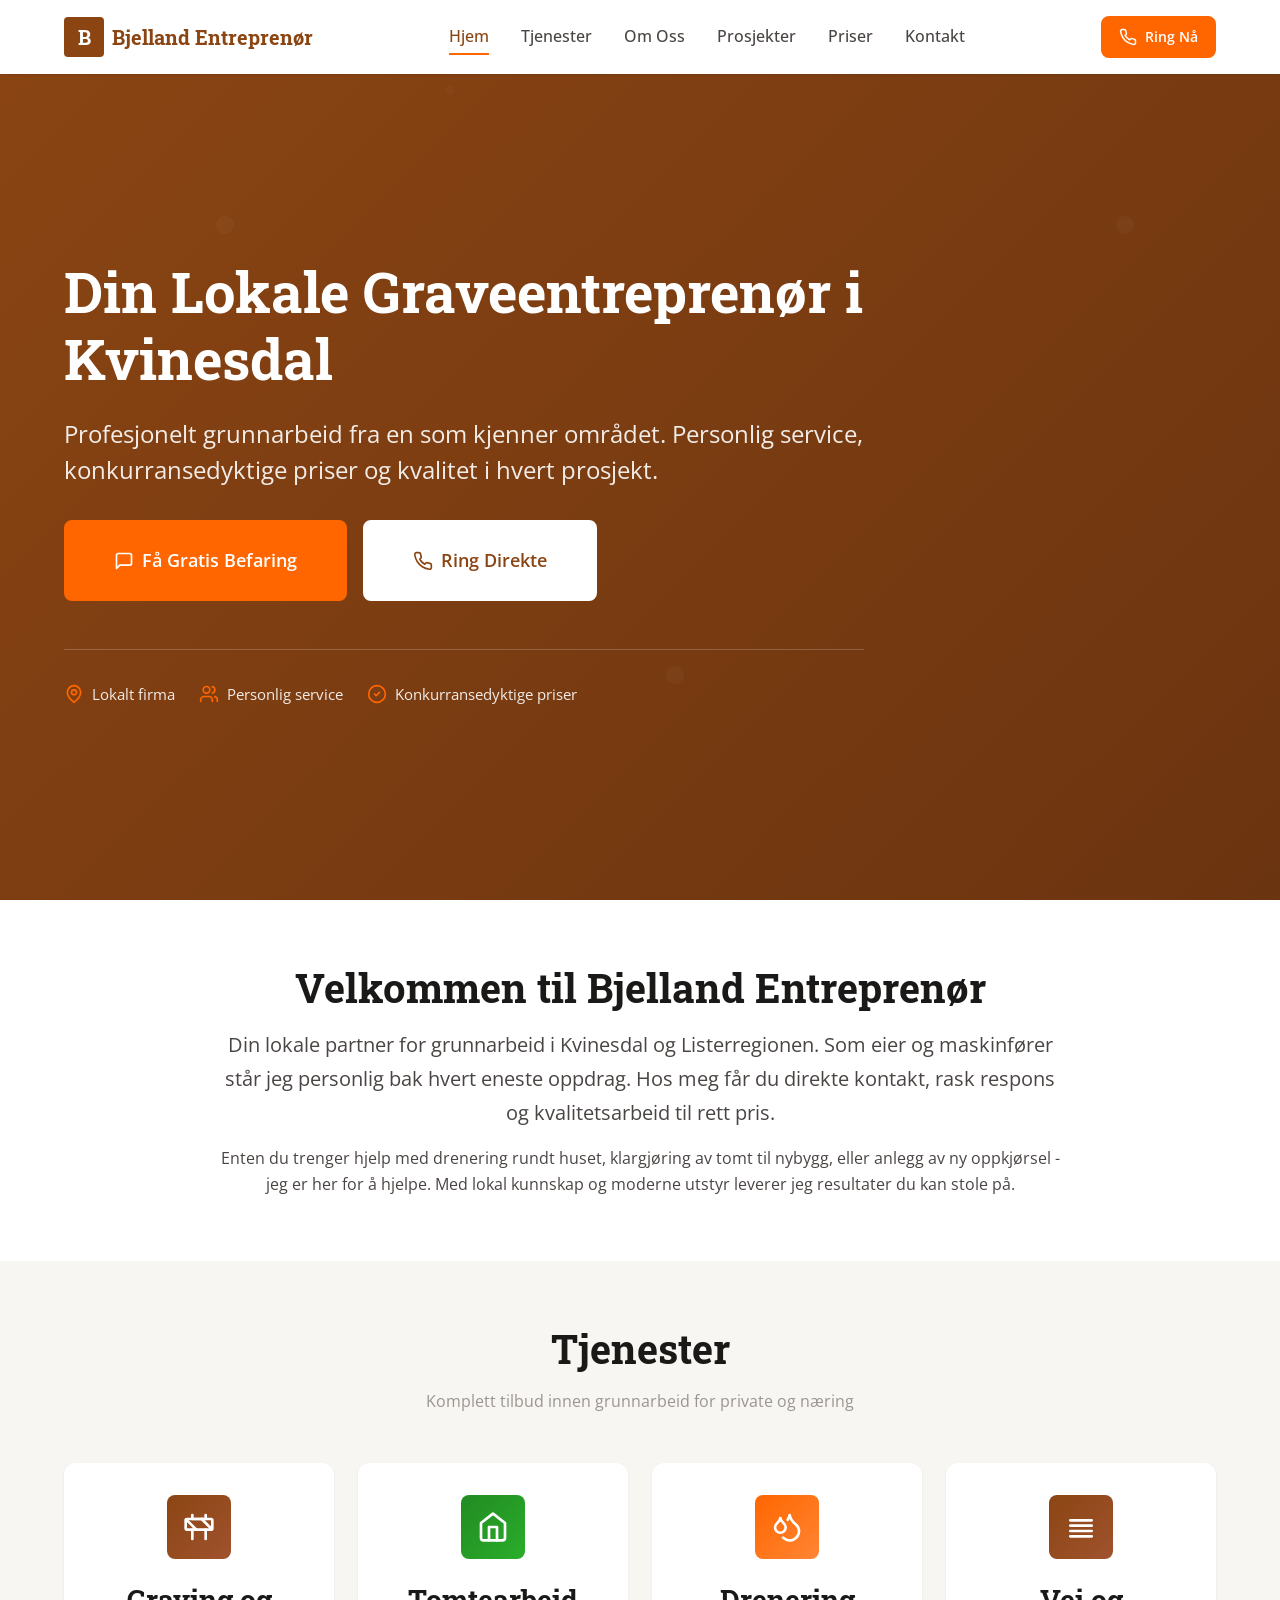
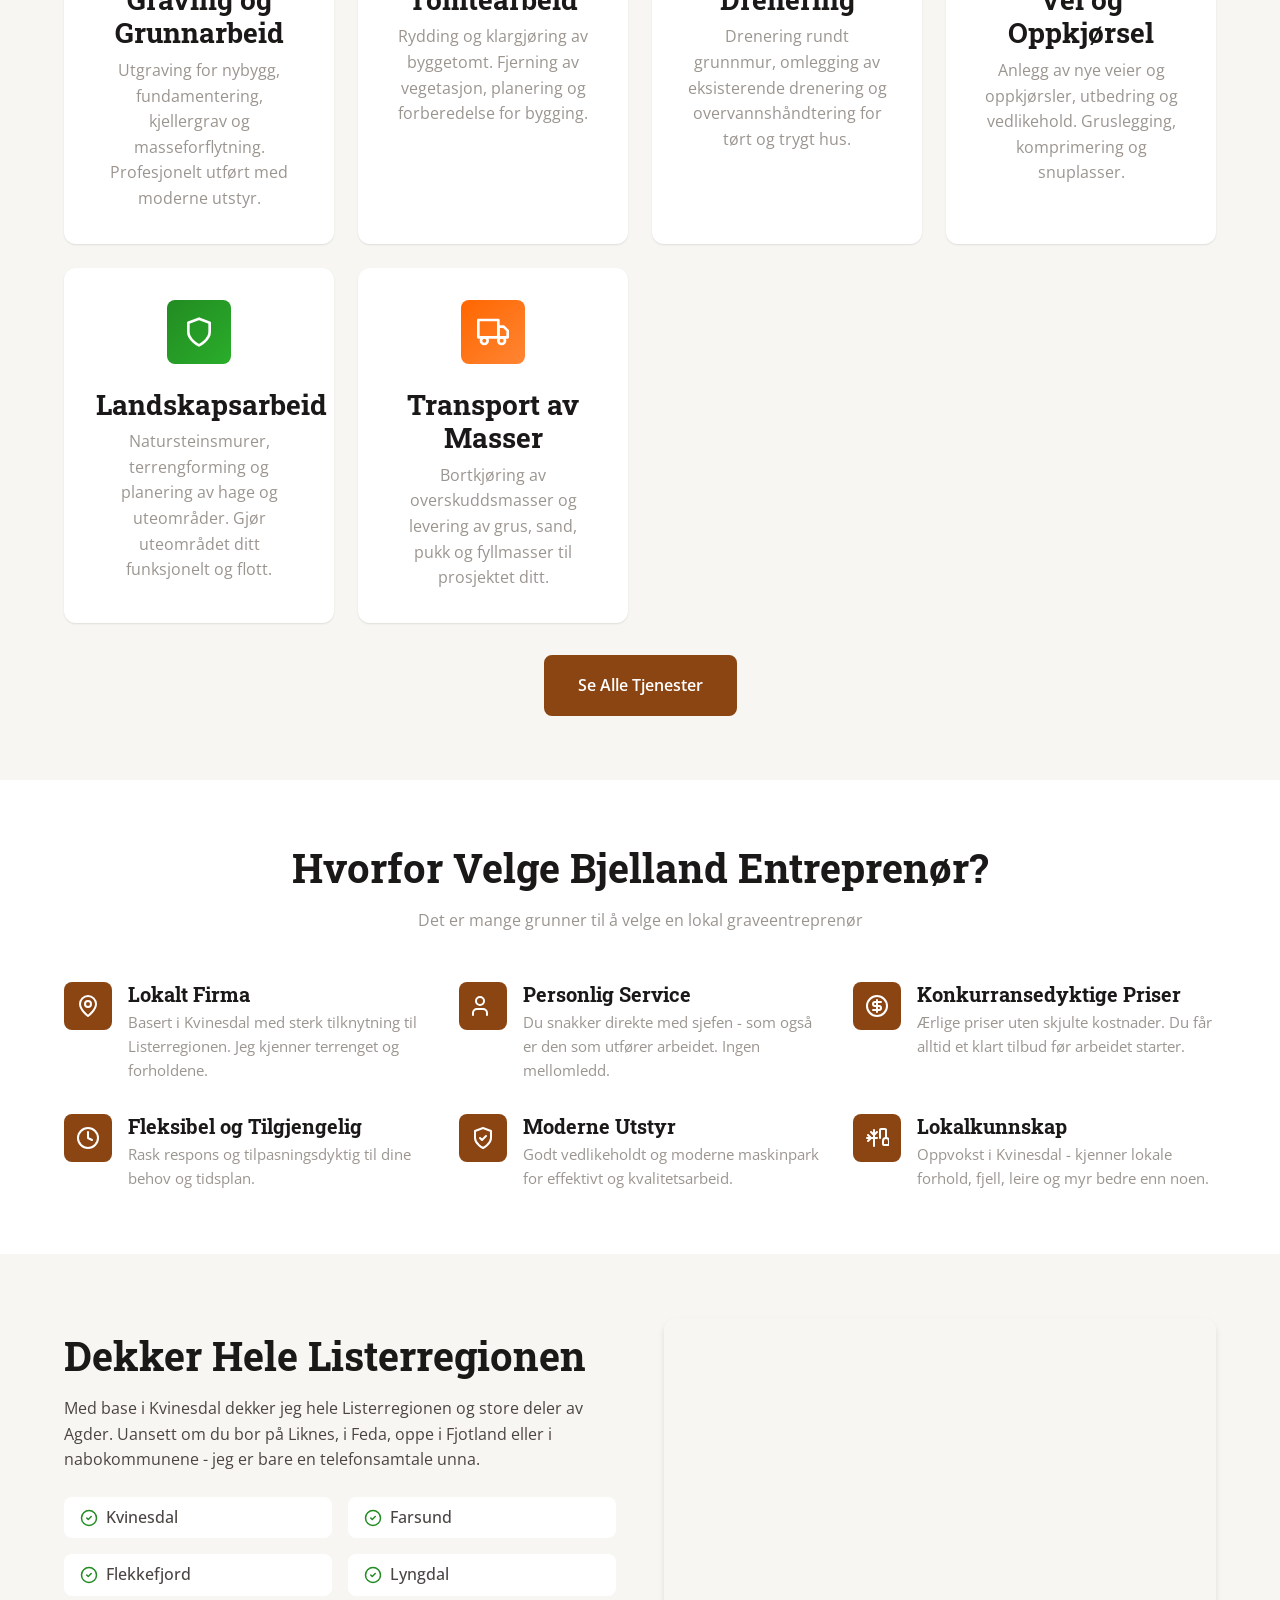
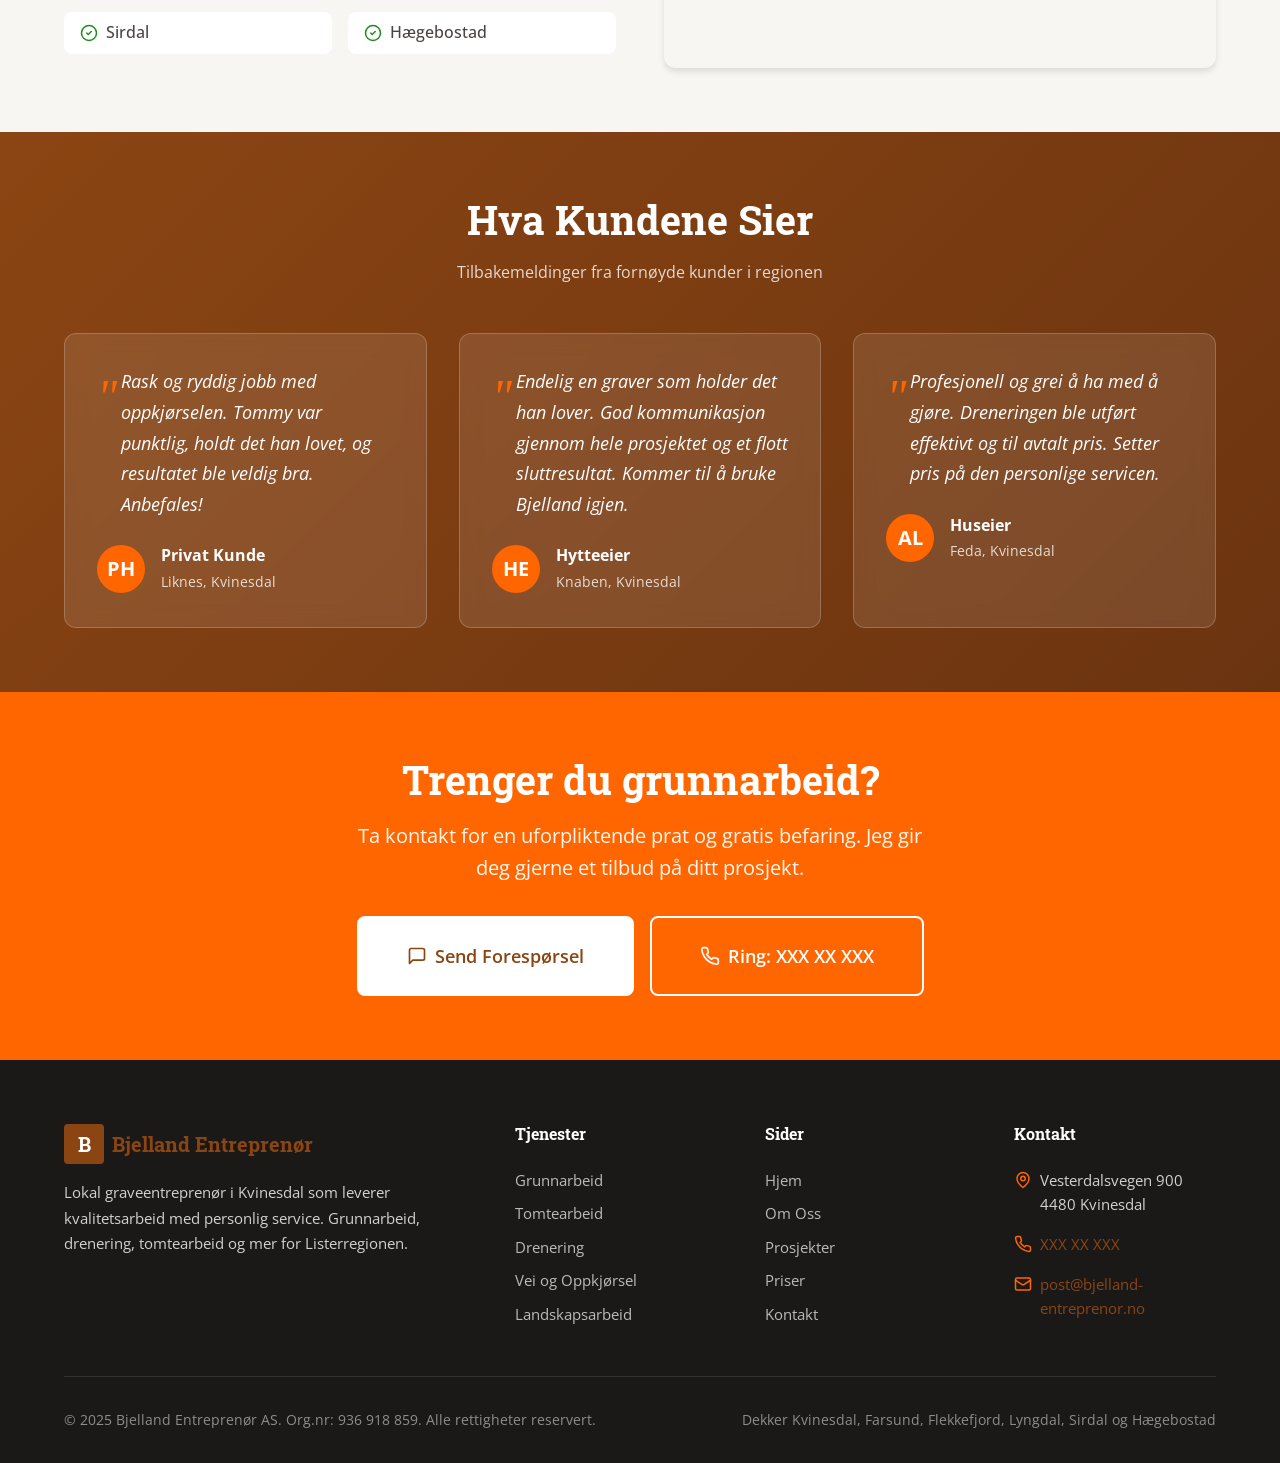
<file: index.html>
<!DOCTYPE html>
<html lang="nb-NO">
<head>
  <meta charset="UTF-8">
  <meta name="viewport" content="width=device-width, initial-scale=1.0">
  <meta http-equiv="X-UA-Compatible" content="IE=edge">

  <!-- SEO Meta Tags -->
  <title>Gravemaskin Kvinesdal | Bjelland Entreprenør - Grunnarbeid Lister</title>
  <meta name="description" content="Lokal graveentreprenør i Kvinesdal. Grunnarbeid, drenering, tomtearbeid og veiarbeid i Listerregionen. Personlig service og konkurransedyktige priser. Ring for gratis befaring!">
  <meta name="keywords" content="gravemaskin kvinesdal, grunnarbeid kvinesdal, graveentreprenør lister, drenering kvinesdal, maskinentreprenør agder, graving flekkefjord, tomtearbeid lyngdal">
  <meta name="author" content="Bjelland Entreprenør AS">
  <meta name="robots" content="index, follow">

  <!-- Open Graph -->
  <meta property="og:title" content="Bjelland Entreprenør AS - Grunnarbeid i Kvinesdal og Lister">
  <meta property="og:description" content="Lokal graveentreprenør i Kvinesdal. Profesjonelt grunnarbeid fra en som kjenner området. Ring for gratis befaring!">
  <meta property="og:type" content="website">
  <meta property="og:locale" content="nb_NO">

  <!-- Favicon -->
  <link rel="icon" type="image/svg+xml" href="data:image/svg+xml,%3Csvg xmlns='http://www.w3.org/2000/svg' viewBox='0 0 100 100'%3E%3Crect fill='%238B4513' width='100' height='100' rx='15'/%3E%3Ctext x='50' y='65' font-size='50' text-anchor='middle' fill='white' font-family='Arial' font-weight='bold'%3EB%3C/text%3E%3C/svg%3E">

  <!-- Fonts -->
  <link rel="preconnect" href="https://fonts.googleapis.com">
  <link rel="preconnect" href="https://fonts.gstatic.com" crossorigin>
  <link href="https://fonts.googleapis.com/css2?family=Open+Sans:wght@400;500;600;700&family=Roboto+Slab:wght@400;500;600;700&display=swap" rel="stylesheet">

  <!-- Stylesheet -->
  <link rel="stylesheet" href="css/style.css">

  <!-- Schema.org Markup -->
  <script type="application/ld+json">
  {
    "@context": "https://schema.org",
    "@type": "HomeAndConstructionBusiness",
    "name": "Bjelland Entreprenør AS",
    "description": "Grunnarbeid og graveentreprenør i Kvinesdal og Listerregionen",
    "url": "https://bjelland-entreprenor.no",
    "telephone": "+47 XXX XX XXX",
    "address": {
      "@type": "PostalAddress",
      "streetAddress": "Vesterdalsvegen 900",
      "addressLocality": "Kvinesdal",
      "postalCode": "4480",
      "addressCountry": "NO"
    },
    "geo": {
      "@type": "GeoCoordinates",
      "latitude": 58.2840,
      "longitude": 6.9460
    },
    "openingHoursSpecification": [
      {
        "@type": "OpeningHoursSpecification",
        "dayOfWeek": ["Monday", "Tuesday", "Wednesday", "Thursday", "Friday"],
        "opens": "07:00",
        "closes": "17:00"
      }
    ],
    "priceRange": "$$",
    "areaServed": [
      {"@type": "AdministrativeArea", "name": "Kvinesdal"},
      {"@type": "AdministrativeArea", "name": "Farsund"},
      {"@type": "AdministrativeArea", "name": "Flekkefjord"},
      {"@type": "AdministrativeArea", "name": "Lyngdal"},
      {"@type": "AdministrativeArea", "name": "Sirdal"},
      {"@type": "AdministrativeArea", "name": "Hægebostad"}
    ],
    "founder": {
      "@type": "Person",
      "name": "Tommy Eftestøl Bjelland"
    }
  }
  </script>
</head>
<body>
  <!-- Header -->
  <header class="header" id="header">
    <div class="header-inner">
      <a href="index.html" class="logo">
        <span class="logo-icon">B</span>
        <span>Bjelland Entreprenør</span>
      </a>

      <nav class="nav-desktop">
        <ul>
          <li><a href="index.html" class="active">Hjem</a></li>
          <li><a href="tjenester.html">Tjenester</a></li>
          <li><a href="om-oss.html">Om Oss</a></li>
          <li><a href="prosjekter.html">Prosjekter</a></li>
          <li><a href="priser.html">Priser</a></li>
          <li><a href="kontakt.html">Kontakt</a></li>
        </ul>
      </nav>

      <a href="tel:+47XXXXXXXX" class="btn btn-primary btn-sm header-cta">
        <svg xmlns="http://www.w3.org/2000/svg" width="18" height="18" viewBox="0 0 24 24" fill="none" stroke="currentColor" stroke-width="2" stroke-linecap="round" stroke-linejoin="round"><path d="M22 16.92v3a2 2 0 0 1-2.18 2 19.79 19.79 0 0 1-8.63-3.07 19.5 19.5 0 0 1-6-6 19.79 19.79 0 0 1-3.07-8.67A2 2 0 0 1 4.11 2h3a2 2 0 0 1 2 1.72 12.84 12.84 0 0 0 .7 2.81 2 2 0 0 1-.45 2.11L8.09 9.91a16 16 0 0 0 6 6l1.27-1.27a2 2 0 0 1 2.11-.45 12.84 12.84 0 0 0 2.81.7A2 2 0 0 1 22 16.92z"></path></svg>
        Ring Nå
      </a>

      <button class="nav-toggle" id="navToggle" aria-label="Meny">
        <span></span>
        <span></span>
        <span></span>
      </button>
    </div>

    <nav class="nav-mobile" id="navMobile">
      <ul>
        <li><a href="index.html" class="active">Hjem</a></li>
        <li><a href="tjenester.html">Tjenester</a></li>
        <li><a href="om-oss.html">Om Oss</a></li>
        <li><a href="prosjekter.html">Prosjekter</a></li>
        <li><a href="priser.html">Priser</a></li>
        <li><a href="kontakt.html">Kontakt</a></li>
      </ul>
      <a href="tel:+47XXXXXXXX" class="btn btn-primary">Ring Nå</a>
    </nav>
  </header>

  <!-- Hero Section -->
  <section class="hero">
    <div class="container">
      <div class="hero-content">
        <h1>Din Lokale Graveentreprenør i Kvinesdal</h1>
        <p class="hero-subtitle">Profesjonelt grunnarbeid fra en som kjenner området. Personlig service, konkurransedyktige priser og kvalitet i hvert prosjekt.</p>

        <div class="hero-buttons">
          <a href="kontakt.html" class="btn btn-primary btn-lg">
            <svg xmlns="http://www.w3.org/2000/svg" width="20" height="20" viewBox="0 0 24 24" fill="none" stroke="currentColor" stroke-width="2" stroke-linecap="round" stroke-linejoin="round"><path d="M21 15a2 2 0 0 1-2 2H7l-4 4V5a2 2 0 0 1 2-2h14a2 2 0 0 1 2 2z"></path></svg>
            Få Gratis Befaring
          </a>
          <a href="tel:+47XXXXXXXX" class="btn btn-white btn-lg">
            <svg xmlns="http://www.w3.org/2000/svg" width="20" height="20" viewBox="0 0 24 24" fill="none" stroke="currentColor" stroke-width="2" stroke-linecap="round" stroke-linejoin="round"><path d="M22 16.92v3a2 2 0 0 1-2.18 2 19.79 19.79 0 0 1-8.63-3.07 19.5 19.5 0 0 1-6-6 19.79 19.79 0 0 1-3.07-8.67A2 2 0 0 1 4.11 2h3a2 2 0 0 1 2 1.72 12.84 12.84 0 0 0 .7 2.81 2 2 0 0 1-.45 2.11L8.09 9.91a16 16 0 0 0 6 6l1.27-1.27a2 2 0 0 1 2.11-.45 12.84 12.84 0 0 0 2.81.7A2 2 0 0 1 22 16.92z"></path></svg>
            Ring Direkte
          </a>
        </div>

        <div class="hero-trust">
          <div class="trust-item">
            <svg xmlns="http://www.w3.org/2000/svg" width="20" height="20" viewBox="0 0 24 24" fill="none" stroke="currentColor" stroke-width="2" stroke-linecap="round" stroke-linejoin="round"><path d="M20 10c0 6-8 12-8 12s-8-6-8-12a8 8 0 0 1 16 0Z"></path><circle cx="12" cy="10" r="3"></circle></svg>
            Lokalt firma
          </div>
          <div class="trust-item">
            <svg xmlns="http://www.w3.org/2000/svg" width="20" height="20" viewBox="0 0 24 24" fill="none" stroke="currentColor" stroke-width="2" stroke-linecap="round" stroke-linejoin="round"><path d="M16 21v-2a4 4 0 0 0-4-4H6a4 4 0 0 0-4 4v2"></path><circle cx="9" cy="7" r="4"></circle><path d="M22 21v-2a4 4 0 0 0-3-3.87"></path><path d="M16 3.13a4 4 0 0 1 0 7.75"></path></svg>
            Personlig service
          </div>
          <div class="trust-item">
            <svg xmlns="http://www.w3.org/2000/svg" width="20" height="20" viewBox="0 0 24 24" fill="none" stroke="currentColor" stroke-width="2" stroke-linecap="round" stroke-linejoin="round"><circle cx="12" cy="12" r="10"></circle><path d="m9 12 2 2 4-4"></path></svg>
            Konkurransedyktige priser
          </div>
        </div>
      </div>
    </div>
  </section>

  <!-- Introduction Section -->
  <section class="section bg-white">
    <div class="container container-narrow">
      <div class="text-center">
        <h2>Velkommen til Bjelland Entreprenør</h2>
        <p class="lead">Din lokale partner for grunnarbeid i Kvinesdal og Listerregionen. Som eier og maskinfører står jeg personlig bak hvert eneste oppdrag. Hos meg får du direkte kontakt, rask respons og kvalitetsarbeid til rett pris.</p>
        <p>Enten du trenger hjelp med drenering rundt huset, klargjøring av tomt til nybygg, eller anlegg av ny oppkjørsel - jeg er her for å hjelpe. Med lokal kunnskap og moderne utstyr leverer jeg resultater du kan stole på.</p>
      </div>
    </div>
  </section>

  <!-- Services Overview -->
  <section class="section">
    <div class="container">
      <div class="section-header">
        <h2>Tjenester</h2>
        <p>Komplett tilbud innen grunnarbeid for private og næring</p>
      </div>

      <div class="grid grid-3">
        <!-- Service 1 -->
        <div class="card service-card">
          <div class="card-icon">
            <svg xmlns="http://www.w3.org/2000/svg" width="32" height="32" viewBox="0 0 24 24" fill="none" stroke="currentColor" stroke-width="2" stroke-linecap="round" stroke-linejoin="round"><rect x="2" y="6" width="20" height="8" rx="1"></rect><path d="M17 14v7"></path><path d="M7 14v7"></path><path d="M17 3v3"></path><path d="M7 3v3"></path><path d="M10 14 2.3 6.3"></path><path d="m14 6 7.7 7.7"></path><path d="M8 6h8"></path></svg>
          </div>
          <h3>Graving og Grunnarbeid</h3>
          <p>Utgraving for nybygg, fundamentering, kjellergrav og masseforflytning. Profesjonelt utført med moderne utstyr.</p>
        </div>

        <!-- Service 2 -->
        <div class="card service-card">
          <div class="card-icon secondary">
            <svg xmlns="http://www.w3.org/2000/svg" width="32" height="32" viewBox="0 0 24 24" fill="none" stroke="currentColor" stroke-width="2" stroke-linecap="round" stroke-linejoin="round"><path d="M3 9l9-7 9 7v11a2 2 0 0 1-2 2H5a2 2 0 0 1-2-2z"></path><polyline points="9 22 9 12 15 12 15 22"></polyline></svg>
          </div>
          <h3>Tomtearbeid</h3>
          <p>Rydding og klargjøring av byggetomt. Fjerning av vegetasjon, planering og forberedelse for bygging.</p>
        </div>

        <!-- Service 3 -->
        <div class="card service-card">
          <div class="card-icon accent">
            <svg xmlns="http://www.w3.org/2000/svg" width="32" height="32" viewBox="0 0 24 24" fill="none" stroke="currentColor" stroke-width="2" stroke-linecap="round" stroke-linejoin="round"><path d="M7 16.3c2.2 0 4-1.83 4-4.05 0-1.16-.57-2.26-1.71-3.19S7.29 6.75 7 5.3c-.29 1.45-1.14 2.84-2.29 3.76S3 11.1 3 12.25c0 2.22 1.8 4.05 4 4.05z"></path><path d="M12.56 6.6A10.97 10.97 0 0 0 14 3.02c.5 2.5 2 4.9 4 6.5s3 3.5 3 5.5a6.98 6.98 0 0 1-11.91 4.97"></path></svg>
          </div>
          <h3>Drenering</h3>
          <p>Drenering rundt grunnmur, omlegging av eksisterende drenering og overvannshåndtering for tørt og trygt hus.</p>
        </div>

        <!-- Service 4 -->
        <div class="card service-card">
          <div class="card-icon">
            <svg xmlns="http://www.w3.org/2000/svg" width="32" height="32" viewBox="0 0 24 24" fill="none" stroke="currentColor" stroke-width="2" stroke-linecap="round" stroke-linejoin="round"><path d="M4 19h16"></path><path d="M4 15h16"></path><path d="M4 11h16"></path><path d="M4 7h16"></path></svg>
          </div>
          <h3>Vei og Oppkjørsel</h3>
          <p>Anlegg av nye veier og oppkjørsler, utbedring og vedlikehold. Gruslegging, komprimering og snuplasser.</p>
        </div>

        <!-- Service 5 -->
        <div class="card service-card">
          <div class="card-icon secondary">
            <svg xmlns="http://www.w3.org/2000/svg" width="32" height="32" viewBox="0 0 24 24" fill="none" stroke="currentColor" stroke-width="2" stroke-linecap="round" stroke-linejoin="round"><path d="M12 22s8-4 8-10V5l-8-3-8 3v7c0 6 8 10 8 10z"></path></svg>
          </div>
          <h3>Landskapsarbeid</h3>
          <p>Natursteinsmurer, terrengforming og planering av hage og uteområder. Gjør uteområdet ditt funksjonelt og flott.</p>
        </div>

        <!-- Service 6 -->
        <div class="card service-card">
          <div class="card-icon accent">
            <svg xmlns="http://www.w3.org/2000/svg" width="32" height="32" viewBox="0 0 24 24" fill="none" stroke="currentColor" stroke-width="2" stroke-linecap="round" stroke-linejoin="round"><rect x="1" y="3" width="15" height="13"></rect><polygon points="16 8 20 8 23 11 23 16 16 16 16 8"></polygon><circle cx="5.5" cy="18.5" r="2.5"></circle><circle cx="18.5" cy="18.5" r="2.5"></circle></svg>
          </div>
          <h3>Transport av Masser</h3>
          <p>Bortkjøring av overskuddsmasser og levering av grus, sand, pukk og fyllmasser til prosjektet ditt.</p>
        </div>
      </div>

      <div class="text-center mt-xl">
        <a href="tjenester.html" class="btn btn-secondary">Se Alle Tjenester</a>
      </div>
    </div>
  </section>

  <!-- Why Choose Us -->
  <section class="section features-section">
    <div class="container">
      <div class="section-header">
        <h2>Hvorfor Velge Bjelland Entreprenør?</h2>
        <p>Det er mange grunner til å velge en lokal graveentreprenør</p>
      </div>

      <div class="features-grid">
        <div class="feature-item">
          <div class="feature-icon">
            <svg xmlns="http://www.w3.org/2000/svg" width="24" height="24" viewBox="0 0 24 24" fill="none" stroke="currentColor" stroke-width="2" stroke-linecap="round" stroke-linejoin="round"><path d="M20 10c0 6-8 12-8 12s-8-6-8-12a8 8 0 0 1 16 0Z"></path><circle cx="12" cy="10" r="3"></circle></svg>
          </div>
          <div class="feature-content">
            <h4>Lokalt Firma</h4>
            <p>Basert i Kvinesdal med sterk tilknytning til Listerregionen. Jeg kjenner terrenget og forholdene.</p>
          </div>
        </div>

        <div class="feature-item">
          <div class="feature-icon">
            <svg xmlns="http://www.w3.org/2000/svg" width="24" height="24" viewBox="0 0 24 24" fill="none" stroke="currentColor" stroke-width="2" stroke-linecap="round" stroke-linejoin="round"><path d="M16 21v-2a4 4 0 0 0-4-4H6a4 4 0 0 0-4 4v2"></path><circle cx="9" cy="7" r="4"></circle></svg>
          </div>
          <div class="feature-content">
            <h4>Personlig Service</h4>
            <p>Du snakker direkte med sjefen - som også er den som utfører arbeidet. Ingen mellomledd.</p>
          </div>
        </div>

        <div class="feature-item">
          <div class="feature-icon">
            <svg xmlns="http://www.w3.org/2000/svg" width="24" height="24" viewBox="0 0 24 24" fill="none" stroke="currentColor" stroke-width="2" stroke-linecap="round" stroke-linejoin="round"><circle cx="12" cy="12" r="10"></circle><path d="M16 8h-6a2 2 0 1 0 0 4h4a2 2 0 1 1 0 4H8"></path><path d="M12 18V6"></path></svg>
          </div>
          <div class="feature-content">
            <h4>Konkurransedyktige Priser</h4>
            <p>Ærlige priser uten skjulte kostnader. Du får alltid et klart tilbud før arbeidet starter.</p>
          </div>
        </div>

        <div class="feature-item">
          <div class="feature-icon">
            <svg xmlns="http://www.w3.org/2000/svg" width="24" height="24" viewBox="0 0 24 24" fill="none" stroke="currentColor" stroke-width="2" stroke-linecap="round" stroke-linejoin="round"><circle cx="12" cy="12" r="10"></circle><polyline points="12 6 12 12 16 14"></polyline></svg>
          </div>
          <div class="feature-content">
            <h4>Fleksibel og Tilgjengelig</h4>
            <p>Rask respons og tilpasningsdyktig til dine behov og tidsplan.</p>
          </div>
        </div>

        <div class="feature-item">
          <div class="feature-icon">
            <svg xmlns="http://www.w3.org/2000/svg" width="24" height="24" viewBox="0 0 24 24" fill="none" stroke="currentColor" stroke-width="2" stroke-linecap="round" stroke-linejoin="round"><path d="M12 22s8-4 8-10V5l-8-3-8 3v7c0 6 8 10 8 10z"></path><path d="m9 12 2 2 4-4"></path></svg>
          </div>
          <div class="feature-content">
            <h4>Moderne Utstyr</h4>
            <p>Godt vedlikeholdt og moderne maskinpark for effektivt og kvalitetsarbeid.</p>
          </div>
        </div>

        <div class="feature-item">
          <div class="feature-icon">
            <svg xmlns="http://www.w3.org/2000/svg" width="24" height="24" viewBox="0 0 24 24" fill="none" stroke="currentColor" stroke-width="2" stroke-linecap="round" stroke-linejoin="round"><path d="M2 12h10"></path><path d="M9 4v16"></path><path d="m3 9 3 3-3 3"></path><path d="M12 6 9 9 6 6"></path><path d="M21 12c-1.66 0-3 1.34-3 3v3c0 .55.45 1 1 1h4c.55 0 1-.45 1-1v-3c0-1.66-1.34-3-3-3z"></path><path d="M21 12V4c0-.55-.45-1-1-1h-4c-.55 0-1 .45-1 1v8"></path></svg>
          </div>
          <div class="feature-content">
            <h4>Lokalkunnskap</h4>
            <p>Oppvokst i Kvinesdal - kjenner lokale forhold, fjell, leire og myr bedre enn noen.</p>
          </div>
        </div>
      </div>
    </div>
  </section>

  <!-- Service Area -->
  <section class="section service-area">
    <div class="container">
      <div class="service-area-content">
        <div>
          <h2>Dekker Hele Listerregionen</h2>
          <p>Med base i Kvinesdal dekker jeg hele Listerregionen og store deler av Agder. Uansett om du bor på Liknes, i Feda, oppe i Fjotland eller i nabokommunene - jeg er bare en telefonsamtale unna.</p>

          <div class="area-list">
            <div class="area-item">
              <svg xmlns="http://www.w3.org/2000/svg" width="18" height="18" viewBox="0 0 24 24" fill="none" stroke="currentColor" stroke-width="2" stroke-linecap="round" stroke-linejoin="round"><circle cx="12" cy="12" r="10"></circle><path d="m9 12 2 2 4-4"></path></svg>
              Kvinesdal
            </div>
            <div class="area-item">
              <svg xmlns="http://www.w3.org/2000/svg" width="18" height="18" viewBox="0 0 24 24" fill="none" stroke="currentColor" stroke-width="2" stroke-linecap="round" stroke-linejoin="round"><circle cx="12" cy="12" r="10"></circle><path d="m9 12 2 2 4-4"></path></svg>
              Farsund
            </div>
            <div class="area-item">
              <svg xmlns="http://www.w3.org/2000/svg" width="18" height="18" viewBox="0 0 24 24" fill="none" stroke="currentColor" stroke-width="2" stroke-linecap="round" stroke-linejoin="round"><circle cx="12" cy="12" r="10"></circle><path d="m9 12 2 2 4-4"></path></svg>
              Flekkefjord
            </div>
            <div class="area-item">
              <svg xmlns="http://www.w3.org/2000/svg" width="18" height="18" viewBox="0 0 24 24" fill="none" stroke="currentColor" stroke-width="2" stroke-linecap="round" stroke-linejoin="round"><circle cx="12" cy="12" r="10"></circle><path d="m9 12 2 2 4-4"></path></svg>
              Lyngdal
            </div>
            <div class="area-item">
              <svg xmlns="http://www.w3.org/2000/svg" width="18" height="18" viewBox="0 0 24 24" fill="none" stroke="currentColor" stroke-width="2" stroke-linecap="round" stroke-linejoin="round"><circle cx="12" cy="12" r="10"></circle><path d="m9 12 2 2 4-4"></path></svg>
              Sirdal
            </div>
            <div class="area-item">
              <svg xmlns="http://www.w3.org/2000/svg" width="18" height="18" viewBox="0 0 24 24" fill="none" stroke="currentColor" stroke-width="2" stroke-linecap="round" stroke-linejoin="round"><circle cx="12" cy="12" r="10"></circle><path d="m9 12 2 2 4-4"></path></svg>
              Hægebostad
            </div>
          </div>
        </div>

        <div class="map-embed">
          <iframe
            src="https://www.google.com/maps/embed?pb=!1m18!1m12!1m3!1d130977.36982067556!2d6.773553499999999!3d58.28428!2m3!1f0!2f0!3f0!3m2!1i1024!2i768!4f13.1!3m3!1m2!1s0x4637e7a6a3b5f5a5%3A0x4c5c8f0e8e2e8e0e!2sKvinesdal!5e0!3m2!1sno!2sno!4v1703000000000!5m2!1sno!2sno"
            width="100%"
            height="350"
            style="border:0;"
            allowfullscreen=""
            loading="lazy"
            referrerpolicy="no-referrer-when-downgrade"
            title="Kart over Kvinesdal og Listerregionen">
          </iframe>
        </div>
      </div>
    </div>
  </section>

  <!-- Testimonials -->
  <section class="section testimonials">
    <div class="container">
      <div class="section-header">
        <h2>Hva Kundene Sier</h2>
        <p>Tilbakemeldinger fra fornøyde kunder i regionen</p>
      </div>

      <div class="testimonial-grid">
        <div class="testimonial-card">
          <p class="testimonial-quote">Rask og ryddig jobb med oppkjørselen. Tommy var punktlig, holdt det han lovet, og resultatet ble veldig bra. Anbefales!</p>
          <div class="testimonial-author">
            <div class="testimonial-avatar">PH</div>
            <div class="testimonial-info">
              <strong>Privat Kunde</strong>
              <span>Liknes, Kvinesdal</span>
            </div>
          </div>
        </div>

        <div class="testimonial-card">
          <p class="testimonial-quote">Endelig en graver som holder det han lover. God kommunikasjon gjennom hele prosjektet og et flott sluttresultat. Kommer til å bruke Bjelland igjen.</p>
          <div class="testimonial-author">
            <div class="testimonial-avatar">HE</div>
            <div class="testimonial-info">
              <strong>Hytteeier</strong>
              <span>Knaben, Kvinesdal</span>
            </div>
          </div>
        </div>

        <div class="testimonial-card">
          <p class="testimonial-quote">Profesjonell og grei å ha med å gjøre. Dreneringen ble utført effektivt og til avtalt pris. Setter pris på den personlige servicen.</p>
          <div class="testimonial-author">
            <div class="testimonial-avatar">AL</div>
            <div class="testimonial-info">
              <strong>Huseier</strong>
              <span>Feda, Kvinesdal</span>
            </div>
          </div>
        </div>
      </div>
    </div>
  </section>

  <!-- CTA Section -->
  <section class="section cta-section">
    <div class="container">
      <h2>Trenger du grunnarbeid?</h2>
      <p>Ta kontakt for en uforpliktende prat og gratis befaring. Jeg gir deg gjerne et tilbud på ditt prosjekt.</p>
      <div class="cta-buttons">
        <a href="kontakt.html" class="btn btn-white btn-lg">
          <svg xmlns="http://www.w3.org/2000/svg" width="20" height="20" viewBox="0 0 24 24" fill="none" stroke="currentColor" stroke-width="2" stroke-linecap="round" stroke-linejoin="round"><path d="M21 15a2 2 0 0 1-2 2H7l-4 4V5a2 2 0 0 1 2-2h14a2 2 0 0 1 2 2z"></path></svg>
          Send Forespørsel
        </a>
        <a href="tel:+47XXXXXXXX" class="btn btn-outline btn-lg" style="border-color: white; color: white;">
          <svg xmlns="http://www.w3.org/2000/svg" width="20" height="20" viewBox="0 0 24 24" fill="none" stroke="currentColor" stroke-width="2" stroke-linecap="round" stroke-linejoin="round"><path d="M22 16.92v3a2 2 0 0 1-2.18 2 19.79 19.79 0 0 1-8.63-3.07 19.5 19.5 0 0 1-6-6 19.79 19.79 0 0 1-3.07-8.67A2 2 0 0 1 4.11 2h3a2 2 0 0 1 2 1.72 12.84 12.84 0 0 0 .7 2.81 2 2 0 0 1-.45 2.11L8.09 9.91a16 16 0 0 0 6 6l1.27-1.27a2 2 0 0 1 2.11-.45 12.84 12.84 0 0 0 2.81.7A2 2 0 0 1 22 16.92z"></path></svg>
          Ring: XXX XX XXX
        </a>
      </div>
    </div>
  </section>

  <!-- Footer -->
  <footer class="footer">
    <div class="container">
      <div class="footer-grid">
        <div class="footer-brand">
          <a href="index.html" class="logo">
            <span class="logo-icon">B</span>
            <span>Bjelland Entreprenør</span>
          </a>
          <p>Lokal graveentreprenør i Kvinesdal som leverer kvalitetsarbeid med personlig service. Grunnarbeid, drenering, tomtearbeid og mer for Listerregionen.</p>
        </div>

        <div>
          <h4>Tjenester</h4>
          <ul class="footer-links">
            <li><a href="tjenester.html#grunnarbeid">Grunnarbeid</a></li>
            <li><a href="tjenester.html#tomtearbeid">Tomtearbeid</a></li>
            <li><a href="tjenester.html#drenering">Drenering</a></li>
            <li><a href="tjenester.html#vei">Vei og Oppkjørsel</a></li>
            <li><a href="tjenester.html#landskap">Landskapsarbeid</a></li>
          </ul>
        </div>

        <div>
          <h4>Sider</h4>
          <ul class="footer-links">
            <li><a href="index.html">Hjem</a></li>
            <li><a href="om-oss.html">Om Oss</a></li>
            <li><a href="prosjekter.html">Prosjekter</a></li>
            <li><a href="priser.html">Priser</a></li>
            <li><a href="kontakt.html">Kontakt</a></li>
          </ul>
        </div>

        <div>
          <h4>Kontakt</h4>
          <div class="footer-contact">
            <div class="footer-contact-item">
              <svg xmlns="http://www.w3.org/2000/svg" width="18" height="18" viewBox="0 0 24 24" fill="none" stroke="currentColor" stroke-width="2" stroke-linecap="round" stroke-linejoin="round"><path d="M20 10c0 6-8 12-8 12s-8-6-8-12a8 8 0 0 1 16 0Z"></path><circle cx="12" cy="10" r="3"></circle></svg>
              <span>Vesterdalsvegen 900<br>4480 Kvinesdal</span>
            </div>
            <div class="footer-contact-item">
              <svg xmlns="http://www.w3.org/2000/svg" width="18" height="18" viewBox="0 0 24 24" fill="none" stroke="currentColor" stroke-width="2" stroke-linecap="round" stroke-linejoin="round"><path d="M22 16.92v3a2 2 0 0 1-2.18 2 19.79 19.79 0 0 1-8.63-3.07 19.5 19.5 0 0 1-6-6 19.79 19.79 0 0 1-3.07-8.67A2 2 0 0 1 4.11 2h3a2 2 0 0 1 2 1.72 12.84 12.84 0 0 0 .7 2.81 2 2 0 0 1-.45 2.11L8.09 9.91a16 16 0 0 0 6 6l1.27-1.27a2 2 0 0 1 2.11-.45 12.84 12.84 0 0 0 2.81.7A2 2 0 0 1 22 16.92z"></path></svg>
              <a href="tel:+47XXXXXXXX">XXX XX XXX</a>
            </div>
            <div class="footer-contact-item">
              <svg xmlns="http://www.w3.org/2000/svg" width="18" height="18" viewBox="0 0 24 24" fill="none" stroke="currentColor" stroke-width="2" stroke-linecap="round" stroke-linejoin="round"><rect width="20" height="16" x="2" y="4" rx="2"></rect><path d="m22 7-8.97 5.7a1.94 1.94 0 0 1-2.06 0L2 7"></path></svg>
              <a href="mailto:post@bjelland-entreprenor.no">post@bjelland-entreprenor.no</a>
            </div>
          </div>
        </div>
      </div>

      <div class="footer-bottom">
        <p>&copy; 2025 Bjelland Entreprenør AS. Org.nr: 936 918 859. Alle rettigheter reservert.</p>
        <p>Dekker Kvinesdal, Farsund, Flekkefjord, Lyngdal, Sirdal og Hægebostad</p>
      </div>
    </div>
  </footer>

  <!-- JavaScript -->
  <script src="js/main.js"></script>
</body>
</html>
</file>
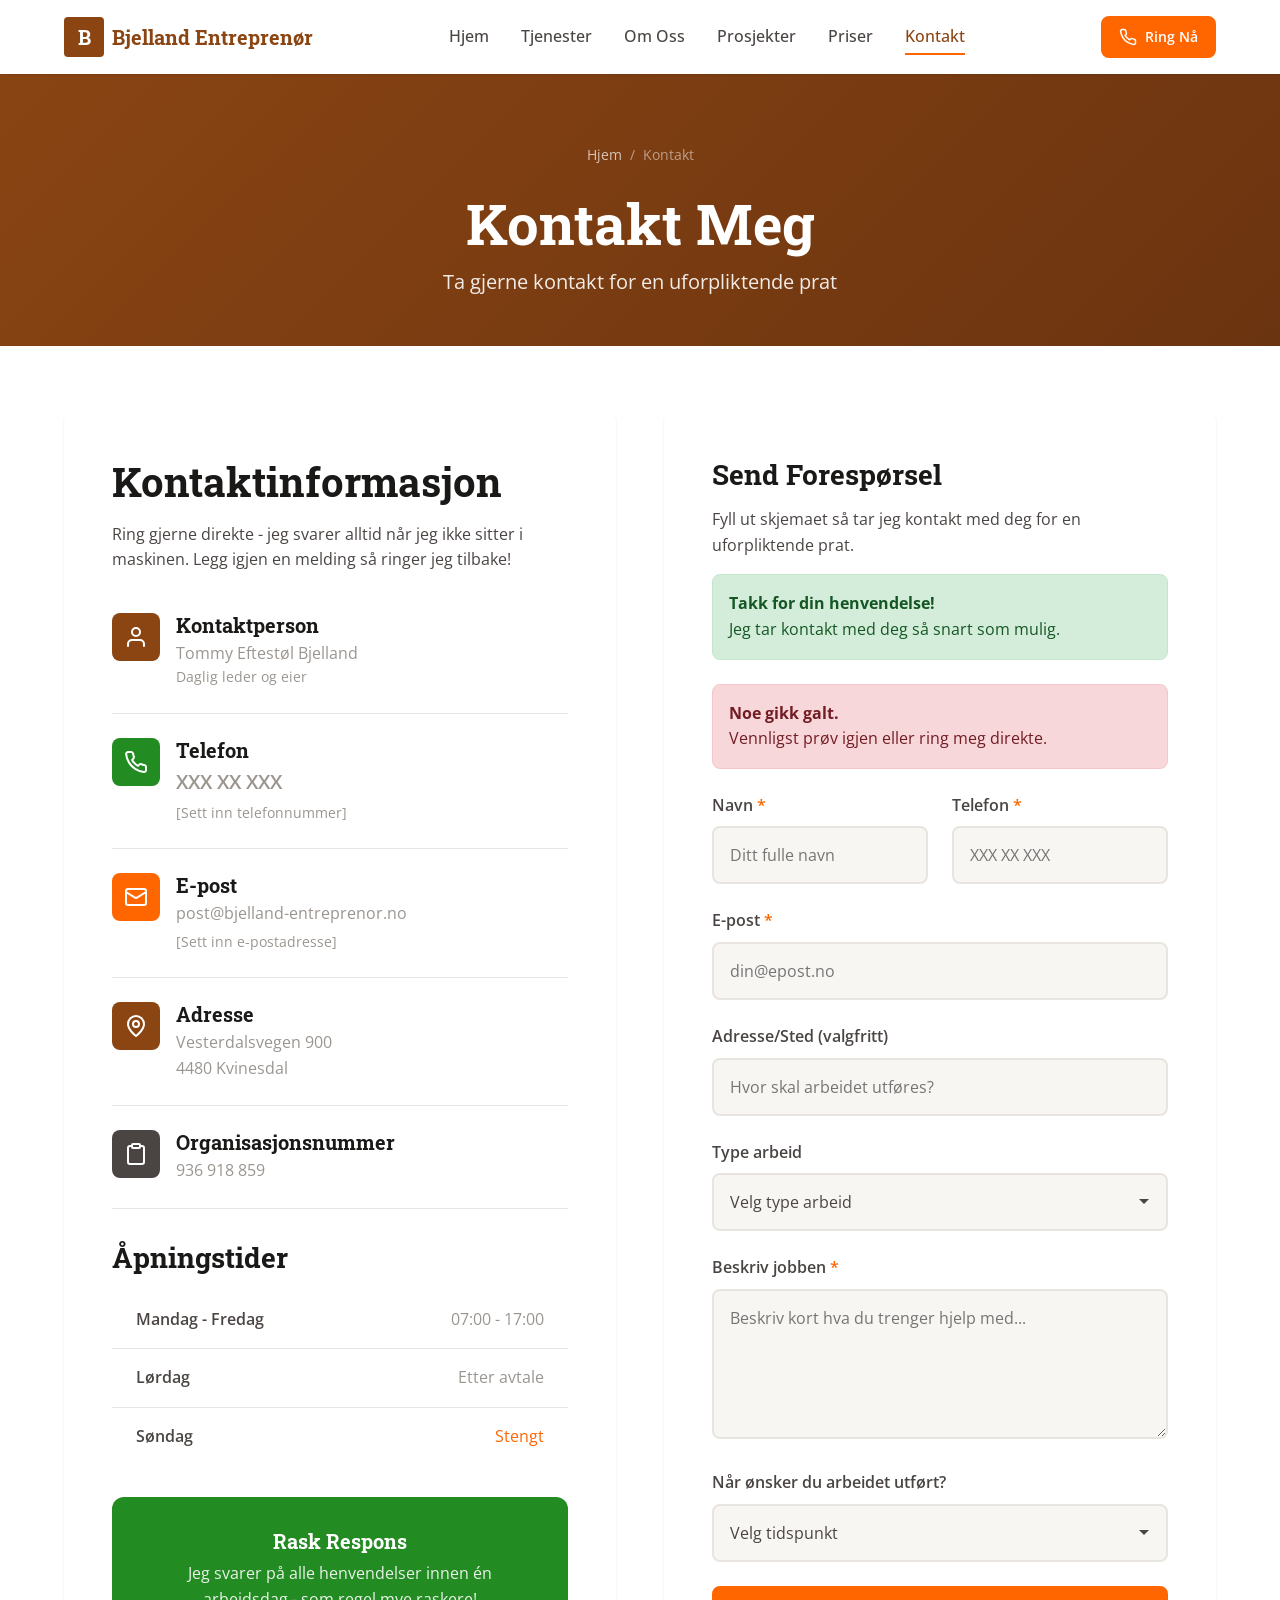
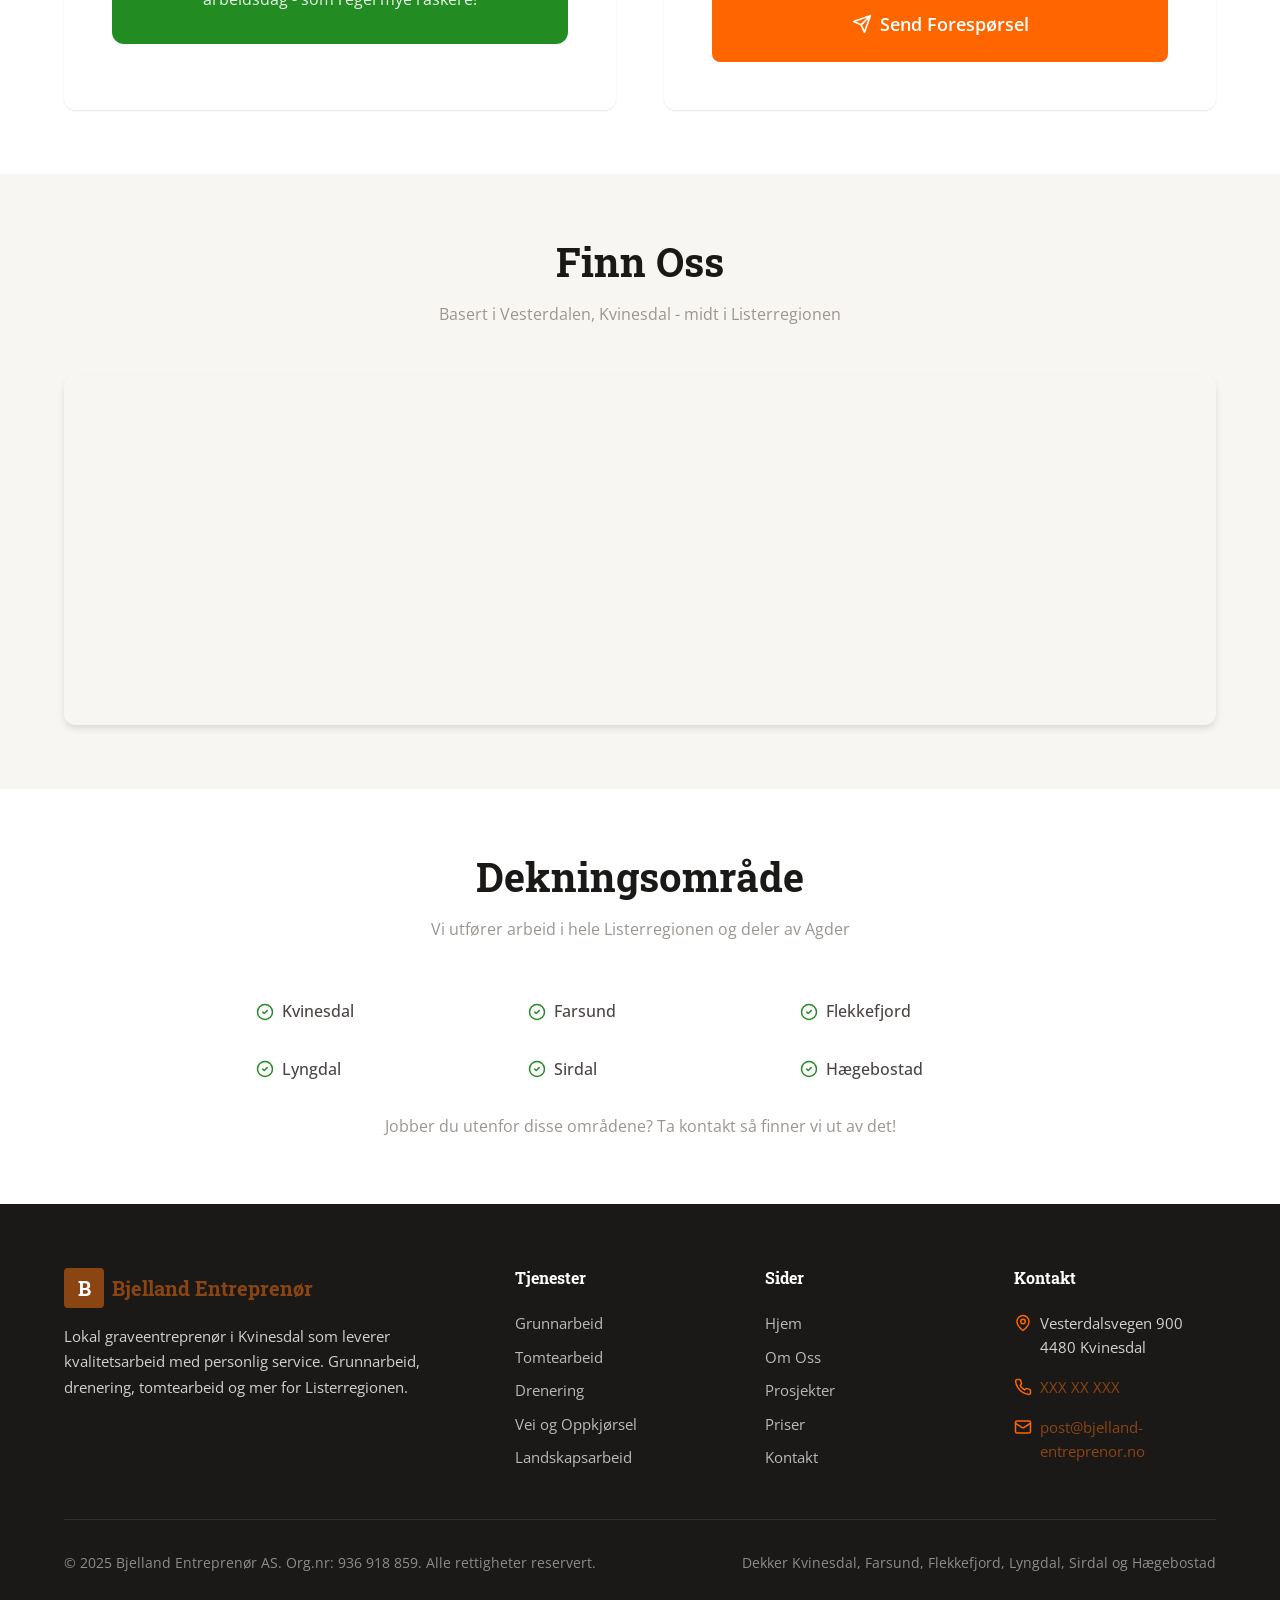
<file: kontakt.html>
<!DOCTYPE html>
<html lang="nb-NO">
<head>
  <meta charset="UTF-8">
  <meta name="viewport" content="width=device-width, initial-scale=1.0">
  <meta http-equiv="X-UA-Compatible" content="IE=edge">

  <!-- SEO Meta Tags -->
  <title>Kontakt Bjelland Entreprenør | Gravemaskin Kvinesdal - Ring for Tilbud</title>
  <meta name="description" content="Kontakt Bjelland Entreprenør for grunnarbeid i Kvinesdal og Lister. Ring for gratis befaring og tilbud. Vi svarer raskt på alle henvendelser!">
  <meta name="keywords" content="kontakt graveentreprenør kvinesdal, telefon graver lister, grunnarbeid tilbud agder, befaring gravemaskin">
  <meta name="author" content="Bjelland Entreprenør AS">
  <meta name="robots" content="index, follow">

  <!-- Open Graph -->
  <meta property="og:title" content="Kontakt - Bjelland Entreprenør AS">
  <meta property="og:description" content="Kontakt Bjelland Entreprenør for grunnarbeid i Kvinesdal og Lister. Ring for gratis befaring og tilbud.">
  <meta property="og:type" content="website">
  <meta property="og:locale" content="nb_NO">

  <!-- Favicon -->
  <link rel="icon" type="image/svg+xml" href="data:image/svg+xml,%3Csvg xmlns='http://www.w3.org/2000/svg' viewBox='0 0 100 100'%3E%3Crect fill='%238B4513' width='100' height='100' rx='15'/%3E%3Ctext x='50' y='65' font-size='50' text-anchor='middle' fill='white' font-family='Arial' font-weight='bold'%3EB%3C/text%3E%3C/svg%3E">

  <!-- Fonts -->
  <link rel="preconnect" href="https://fonts.googleapis.com">
  <link rel="preconnect" href="https://fonts.gstatic.com" crossorigin>
  <link href="https://fonts.googleapis.com/css2?family=Open+Sans:wght@400;500;600;700&family=Roboto+Slab:wght@400;500;600;700&display=swap" rel="stylesheet">

  <!-- Stylesheet -->
  <link rel="stylesheet" href="css/style.css">
</head>
<body>
  <!-- Header -->
  <header class="header" id="header">
    <div class="header-inner">
      <a href="index.html" class="logo">
        <span class="logo-icon">B</span>
        <span>Bjelland Entreprenør</span>
      </a>

      <nav class="nav-desktop">
        <ul>
          <li><a href="index.html">Hjem</a></li>
          <li><a href="tjenester.html">Tjenester</a></li>
          <li><a href="om-oss.html">Om Oss</a></li>
          <li><a href="prosjekter.html">Prosjekter</a></li>
          <li><a href="priser.html">Priser</a></li>
          <li><a href="kontakt.html" class="active">Kontakt</a></li>
        </ul>
      </nav>

      <a href="tel:+47XXXXXXXX" class="btn btn-primary btn-sm header-cta">
        <svg xmlns="http://www.w3.org/2000/svg" width="18" height="18" viewBox="0 0 24 24" fill="none" stroke="currentColor" stroke-width="2" stroke-linecap="round" stroke-linejoin="round"><path d="M22 16.92v3a2 2 0 0 1-2.18 2 19.79 19.79 0 0 1-8.63-3.07 19.5 19.5 0 0 1-6-6 19.79 19.79 0 0 1-3.07-8.67A2 2 0 0 1 4.11 2h3a2 2 0 0 1 2 1.72 12.84 12.84 0 0 0 .7 2.81 2 2 0 0 1-.45 2.11L8.09 9.91a16 16 0 0 0 6 6l1.27-1.27a2 2 0 0 1 2.11-.45 12.84 12.84 0 0 0 2.81.7A2 2 0 0 1 22 16.92z"></path></svg>
        Ring Nå
      </a>

      <button class="nav-toggle" id="navToggle" aria-label="Meny">
        <span></span>
        <span></span>
        <span></span>
      </button>
    </div>

    <nav class="nav-mobile" id="navMobile">
      <ul>
        <li><a href="index.html">Hjem</a></li>
        <li><a href="tjenester.html">Tjenester</a></li>
        <li><a href="om-oss.html">Om Oss</a></li>
        <li><a href="prosjekter.html">Prosjekter</a></li>
        <li><a href="priser.html">Priser</a></li>
        <li><a href="kontakt.html" class="active">Kontakt</a></li>
      </ul>
      <a href="tel:+47XXXXXXXX" class="btn btn-primary">Ring Nå</a>
    </nav>
  </header>

  <!-- Page Header -->
  <section class="page-header">
    <div class="container">
      <nav class="breadcrumb">
        <a href="index.html">Hjem</a>
        <span>/</span>
        <span>Kontakt</span>
      </nav>
      <h1>Kontakt Meg</h1>
      <p>Ta gjerne kontakt for en uforpliktende prat</p>
    </div>
  </section>

  <!-- Contact Section -->
  <section class="section bg-white">
    <div class="container">
      <div class="contact-grid">
        <!-- Contact Info -->
        <div class="contact-info">
          <h2>Kontaktinformasjon</h2>
          <p>Ring gjerne direkte - jeg svarer alltid når jeg ikke sitter i maskinen. Legg igjen en melding så ringer jeg tilbake!</p>

          <div class="contact-item">
            <div class="contact-icon">
              <svg xmlns="http://www.w3.org/2000/svg" width="24" height="24" viewBox="0 0 24 24" fill="none" stroke="currentColor" stroke-width="2" stroke-linecap="round" stroke-linejoin="round"><path d="M20 21v-2a4 4 0 0 0-4-4H8a4 4 0 0 0-4 4v2"></path><circle cx="12" cy="7" r="4"></circle></svg>
            </div>
            <div class="contact-details">
              <h4>Kontaktperson</h4>
              <p>Tommy Eftestøl Bjelland</p>
              <p style="font-size: 0.875rem;">Daglig leder og eier</p>
            </div>
          </div>

          <div class="contact-item">
            <div class="contact-icon" style="background: var(--color-secondary);">
              <svg xmlns="http://www.w3.org/2000/svg" width="24" height="24" viewBox="0 0 24 24" fill="none" stroke="currentColor" stroke-width="2" stroke-linecap="round" stroke-linejoin="round"><path d="M22 16.92v3a2 2 0 0 1-2.18 2 19.79 19.79 0 0 1-8.63-3.07 19.5 19.5 0 0 1-6-6 19.79 19.79 0 0 1-3.07-8.67A2 2 0 0 1 4.11 2h3a2 2 0 0 1 2 1.72 12.84 12.84 0 0 0 .7 2.81 2 2 0 0 1-.45 2.11L8.09 9.91a16 16 0 0 0 6 6l1.27-1.27a2 2 0 0 1 2.11-.45 12.84 12.84 0 0 0 2.81.7A2 2 0 0 1 22 16.92z"></path></svg>
            </div>
            <div class="contact-details">
              <h4>Telefon</h4>
              <a href="tel:+47XXXXXXXX" style="font-size: 1.25rem; font-weight: 600;">XXX XX XXX</a>
              <p style="font-size: 0.875rem; margin-top: 0.25rem;">[Sett inn telefonnummer]</p>
            </div>
          </div>

          <div class="contact-item">
            <div class="contact-icon" style="background: var(--color-accent);">
              <svg xmlns="http://www.w3.org/2000/svg" width="24" height="24" viewBox="0 0 24 24" fill="none" stroke="currentColor" stroke-width="2" stroke-linecap="round" stroke-linejoin="round"><rect width="20" height="16" x="2" y="4" rx="2"></rect><path d="m22 7-8.97 5.7a1.94 1.94 0 0 1-2.06 0L2 7"></path></svg>
            </div>
            <div class="contact-details">
              <h4>E-post</h4>
              <a href="mailto:post@bjelland-entreprenor.no">post@bjelland-entreprenor.no</a>
              <p style="font-size: 0.875rem; margin-top: 0.25rem;">[Sett inn e-postadresse]</p>
            </div>
          </div>

          <div class="contact-item">
            <div class="contact-icon">
              <svg xmlns="http://www.w3.org/2000/svg" width="24" height="24" viewBox="0 0 24 24" fill="none" stroke="currentColor" stroke-width="2" stroke-linecap="round" stroke-linejoin="round"><path d="M20 10c0 6-8 12-8 12s-8-6-8-12a8 8 0 0 1 16 0Z"></path><circle cx="12" cy="10" r="3"></circle></svg>
            </div>
            <div class="contact-details">
              <h4>Adresse</h4>
              <p>Vesterdalsvegen 900</p>
              <p>4480 Kvinesdal</p>
            </div>
          </div>

          <div class="contact-item">
            <div class="contact-icon" style="background: var(--color-dark-gray);">
              <svg xmlns="http://www.w3.org/2000/svg" width="24" height="24" viewBox="0 0 24 24" fill="none" stroke="currentColor" stroke-width="2" stroke-linecap="round" stroke-linejoin="round"><path d="M16 4h2a2 2 0 0 1 2 2v14a2 2 0 0 1-2 2H6a2 2 0 0 1-2-2V6a2 2 0 0 1 2-2h2"></path><rect width="8" height="4" x="8" y="2" rx="1" ry="1"></rect></svg>
            </div>
            <div class="contact-details">
              <h4>Organisasjonsnummer</h4>
              <p>936 918 859</p>
            </div>
          </div>

          <!-- Availability -->
          <div class="mt-xl">
            <h3>Åpningstider</h3>
            <div class="availability-table mt-md">
              <div class="availability-row">
                <span class="availability-day">Mandag - Fredag</span>
                <span class="availability-time">07:00 - 17:00</span>
              </div>
              <div class="availability-row">
                <span class="availability-day">Lørdag</span>
                <span class="availability-time">Etter avtale</span>
              </div>
              <div class="availability-row">
                <span class="availability-day">Søndag</span>
                <span class="availability-closed">Stengt</span>
              </div>
            </div>
          </div>

          <div class="quick-response">
            <h4>Rask Respons</h4>
            <p>Jeg svarer på alle henvendelser innen én arbeidsdag - som regel mye raskere!</p>
          </div>
        </div>

        <!-- Contact Form -->
        <div class="contact-form-wrapper">
          <h3>Send Forespørsel</h3>
          <p>Fyll ut skjemaet så tar jeg kontakt med deg for en uforpliktende prat.</p>

          <form class="contact-form" id="contactForm">
            <!-- Form Messages -->
            <div class="form-message success" id="successMessage">
              <strong>Takk for din henvendelse!</strong><br>
              Jeg tar kontakt med deg så snart som mulig.
            </div>
            <div class="form-message error" id="errorMessage">
              <strong>Noe gikk galt.</strong><br>
              Vennligst prøv igjen eller ring meg direkte.
            </div>

            <div class="form-row">
              <div class="form-group">
                <label for="name" class="form-label required">Navn</label>
                <input type="text" id="name" name="name" class="form-input" required placeholder="Ditt fulle navn">
              </div>
              <div class="form-group">
                <label for="phone" class="form-label required">Telefon</label>
                <input type="tel" id="phone" name="phone" class="form-input" required placeholder="XXX XX XXX">
              </div>
            </div>

            <div class="form-group">
              <label for="email" class="form-label required">E-post</label>
              <input type="email" id="email" name="email" class="form-input" required placeholder="din@epost.no">
            </div>

            <div class="form-group">
              <label for="address" class="form-label">Adresse/Sted (valgfritt)</label>
              <input type="text" id="address" name="address" class="form-input" placeholder="Hvor skal arbeidet utføres?">
            </div>

            <div class="form-group">
              <label for="service" class="form-label">Type arbeid</label>
              <select id="service" name="service" class="form-select">
                <option value="">Velg type arbeid</option>
                <option value="grunnarbeid">Grunnarbeid</option>
                <option value="tomtearbeid">Tomtearbeid</option>
                <option value="drenering">Drenering</option>
                <option value="vei">Vei/Oppkjørsel</option>
                <option value="landskap">Landskapsarbeid</option>
                <option value="transport">Transport av masser</option>
                <option value="annet">Annet</option>
              </select>
            </div>

            <div class="form-group">
              <label for="message" class="form-label required">Beskriv jobben</label>
              <textarea id="message" name="message" class="form-textarea" required placeholder="Beskriv kort hva du trenger hjelp med..."></textarea>
            </div>

            <div class="form-group">
              <label for="timing" class="form-label">Når ønsker du arbeidet utført?</label>
              <select id="timing" name="timing" class="form-select">
                <option value="">Velg tidspunkt</option>
                <option value="snarest">Snarest mulig</option>
                <option value="1mnd">Innen 1 måned</option>
                <option value="planlegger">Planlegger fremover</option>
                <option value="usikker">Usikker</option>
              </select>
            </div>

            <!-- Honeypot field for spam protection -->
            <div class="form-honeypot">
              <label for="website">Website</label>
              <input type="text" id="website" name="website" tabindex="-1" autocomplete="off">
            </div>

            <button type="submit" class="btn btn-primary btn-lg" style="width: 100%;">
              <svg xmlns="http://www.w3.org/2000/svg" width="20" height="20" viewBox="0 0 24 24" fill="none" stroke="currentColor" stroke-width="2" stroke-linecap="round" stroke-linejoin="round"><path d="m22 2-7 20-4-9-9-4Z"></path><path d="M22 2 11 13"></path></svg>
              Send Forespørsel
            </button>
          </form>
        </div>
      </div>
    </div>
  </section>

  <!-- Map Section -->
  <section class="section">
    <div class="container">
      <div class="section-header">
        <h2>Finn Oss</h2>
        <p>Basert i Vesterdalen, Kvinesdal - midt i Listerregionen</p>
      </div>

      <div class="map-embed">
        <iframe
          src="https://www.google.com/maps/embed?pb=!1m18!1m12!1m3!1d130977.36982067556!2d6.773553499999999!3d58.28428!2m3!1f0!2f0!3f0!3m2!1i1024!2i768!4f13.1!3m3!1m2!1s0x4637e7a6a3b5f5a5%3A0x4c5c8f0e8e2e8e0e!2sKvinesdal!5e0!3m2!1sno!2sno!4v1703000000000!5m2!1sno!2sno"
          width="100%"
          height="450"
          style="border:0;"
          allowfullscreen=""
          loading="lazy"
          referrerpolicy="no-referrer-when-downgrade"
          title="Kart over Kvinesdal">
        </iframe>
      </div>
    </div>
  </section>

  <!-- Service Area -->
  <section class="section bg-white">
    <div class="container">
      <div class="section-header">
        <h2>Dekningsområde</h2>
        <p>Vi utfører arbeid i hele Listerregionen og deler av Agder</p>
      </div>

      <div class="area-list" style="max-width: 800px; margin: 0 auto; grid-template-columns: repeat(3, 1fr);">
        <div class="area-item">
          <svg xmlns="http://www.w3.org/2000/svg" width="18" height="18" viewBox="0 0 24 24" fill="none" stroke="currentColor" stroke-width="2" stroke-linecap="round" stroke-linejoin="round"><circle cx="12" cy="12" r="10"></circle><path d="m9 12 2 2 4-4"></path></svg>
          Kvinesdal
        </div>
        <div class="area-item">
          <svg xmlns="http://www.w3.org/2000/svg" width="18" height="18" viewBox="0 0 24 24" fill="none" stroke="currentColor" stroke-width="2" stroke-linecap="round" stroke-linejoin="round"><circle cx="12" cy="12" r="10"></circle><path d="m9 12 2 2 4-4"></path></svg>
          Farsund
        </div>
        <div class="area-item">
          <svg xmlns="http://www.w3.org/2000/svg" width="18" height="18" viewBox="0 0 24 24" fill="none" stroke="currentColor" stroke-width="2" stroke-linecap="round" stroke-linejoin="round"><circle cx="12" cy="12" r="10"></circle><path d="m9 12 2 2 4-4"></path></svg>
          Flekkefjord
        </div>
        <div class="area-item">
          <svg xmlns="http://www.w3.org/2000/svg" width="18" height="18" viewBox="0 0 24 24" fill="none" stroke="currentColor" stroke-width="2" stroke-linecap="round" stroke-linejoin="round"><circle cx="12" cy="12" r="10"></circle><path d="m9 12 2 2 4-4"></path></svg>
          Lyngdal
        </div>
        <div class="area-item">
          <svg xmlns="http://www.w3.org/2000/svg" width="18" height="18" viewBox="0 0 24 24" fill="none" stroke="currentColor" stroke-width="2" stroke-linecap="round" stroke-linejoin="round"><circle cx="12" cy="12" r="10"></circle><path d="m9 12 2 2 4-4"></path></svg>
          Sirdal
        </div>
        <div class="area-item">
          <svg xmlns="http://www.w3.org/2000/svg" width="18" height="18" viewBox="0 0 24 24" fill="none" stroke="currentColor" stroke-width="2" stroke-linecap="round" stroke-linejoin="round"><circle cx="12" cy="12" r="10"></circle><path d="m9 12 2 2 4-4"></path></svg>
          Hægebostad
        </div>
      </div>

      <p class="text-center mt-lg" style="color: var(--color-medium-gray);">Jobber du utenfor disse områdene? Ta kontakt så finner vi ut av det!</p>
    </div>
  </section>

  <!-- Footer -->
  <footer class="footer">
    <div class="container">
      <div class="footer-grid">
        <div class="footer-brand">
          <a href="index.html" class="logo">
            <span class="logo-icon">B</span>
            <span>Bjelland Entreprenør</span>
          </a>
          <p>Lokal graveentreprenør i Kvinesdal som leverer kvalitetsarbeid med personlig service. Grunnarbeid, drenering, tomtearbeid og mer for Listerregionen.</p>
        </div>

        <div>
          <h4>Tjenester</h4>
          <ul class="footer-links">
            <li><a href="tjenester.html#grunnarbeid">Grunnarbeid</a></li>
            <li><a href="tjenester.html#tomtearbeid">Tomtearbeid</a></li>
            <li><a href="tjenester.html#drenering">Drenering</a></li>
            <li><a href="tjenester.html#vei">Vei og Oppkjørsel</a></li>
            <li><a href="tjenester.html#landskap">Landskapsarbeid</a></li>
          </ul>
        </div>

        <div>
          <h4>Sider</h4>
          <ul class="footer-links">
            <li><a href="index.html">Hjem</a></li>
            <li><a href="om-oss.html">Om Oss</a></li>
            <li><a href="prosjekter.html">Prosjekter</a></li>
            <li><a href="priser.html">Priser</a></li>
            <li><a href="kontakt.html">Kontakt</a></li>
          </ul>
        </div>

        <div>
          <h4>Kontakt</h4>
          <div class="footer-contact">
            <div class="footer-contact-item">
              <svg xmlns="http://www.w3.org/2000/svg" width="18" height="18" viewBox="0 0 24 24" fill="none" stroke="currentColor" stroke-width="2" stroke-linecap="round" stroke-linejoin="round"><path d="M20 10c0 6-8 12-8 12s-8-6-8-12a8 8 0 0 1 16 0Z"></path><circle cx="12" cy="10" r="3"></circle></svg>
              <span>Vesterdalsvegen 900<br>4480 Kvinesdal</span>
            </div>
            <div class="footer-contact-item">
              <svg xmlns="http://www.w3.org/2000/svg" width="18" height="18" viewBox="0 0 24 24" fill="none" stroke="currentColor" stroke-width="2" stroke-linecap="round" stroke-linejoin="round"><path d="M22 16.92v3a2 2 0 0 1-2.18 2 19.79 19.79 0 0 1-8.63-3.07 19.5 19.5 0 0 1-6-6 19.79 19.79 0 0 1-3.07-8.67A2 2 0 0 1 4.11 2h3a2 2 0 0 1 2 1.72 12.84 12.84 0 0 0 .7 2.81 2 2 0 0 1-.45 2.11L8.09 9.91a16 16 0 0 0 6 6l1.27-1.27a2 2 0 0 1 2.11-.45 12.84 12.84 0 0 0 2.81.7A2 2 0 0 1 22 16.92z"></path></svg>
              <a href="tel:+47XXXXXXXX">XXX XX XXX</a>
            </div>
            <div class="footer-contact-item">
              <svg xmlns="http://www.w3.org/2000/svg" width="18" height="18" viewBox="0 0 24 24" fill="none" stroke="currentColor" stroke-width="2" stroke-linecap="round" stroke-linejoin="round"><rect width="20" height="16" x="2" y="4" rx="2"></rect><path d="m22 7-8.97 5.7a1.94 1.94 0 0 1-2.06 0L2 7"></path></svg>
              <a href="mailto:post@bjelland-entreprenor.no">post@bjelland-entreprenor.no</a>
            </div>
          </div>
        </div>
      </div>

      <div class="footer-bottom">
        <p>&copy; 2025 Bjelland Entreprenør AS. Org.nr: 936 918 859. Alle rettigheter reservert.</p>
        <p>Dekker Kvinesdal, Farsund, Flekkefjord, Lyngdal, Sirdal og Hægebostad</p>
      </div>
    </div>
  </footer>

  <!-- JavaScript -->
  <script src="js/main.js"></script>
</body>
</html>
</file>
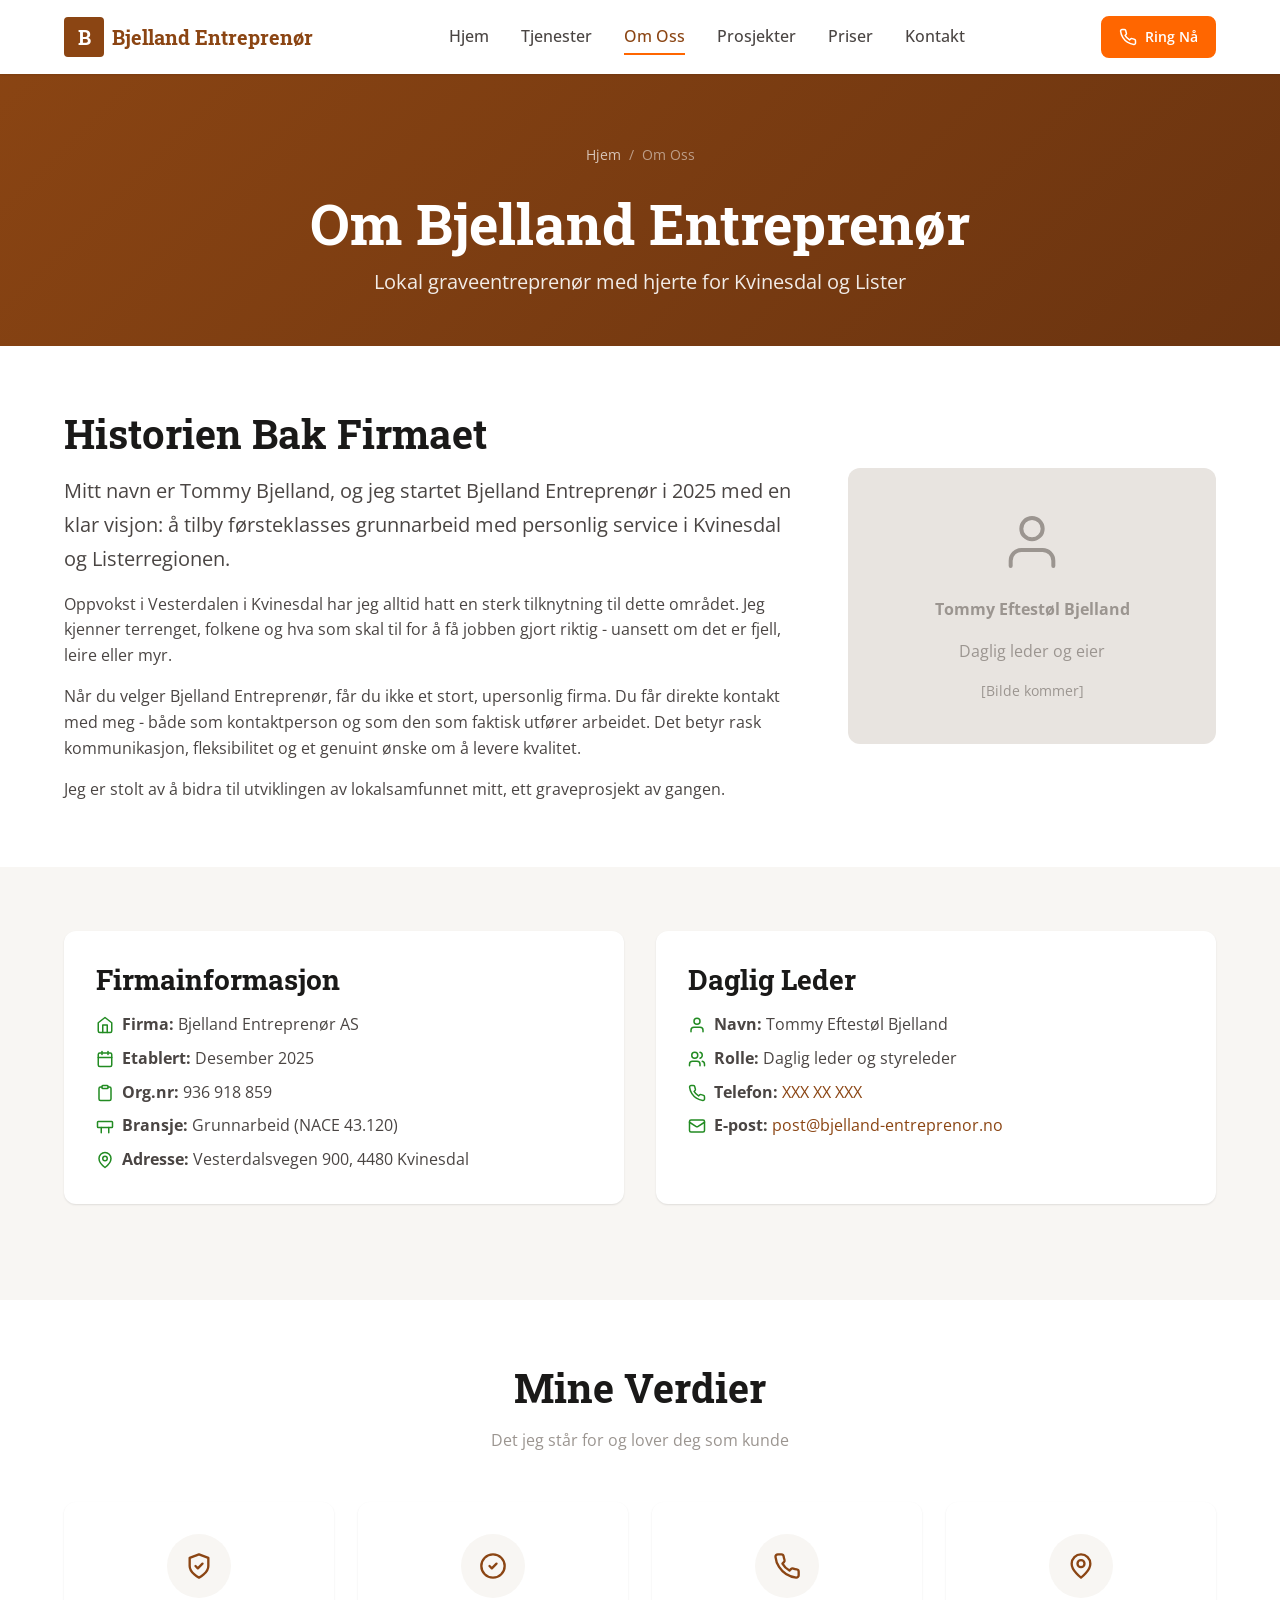
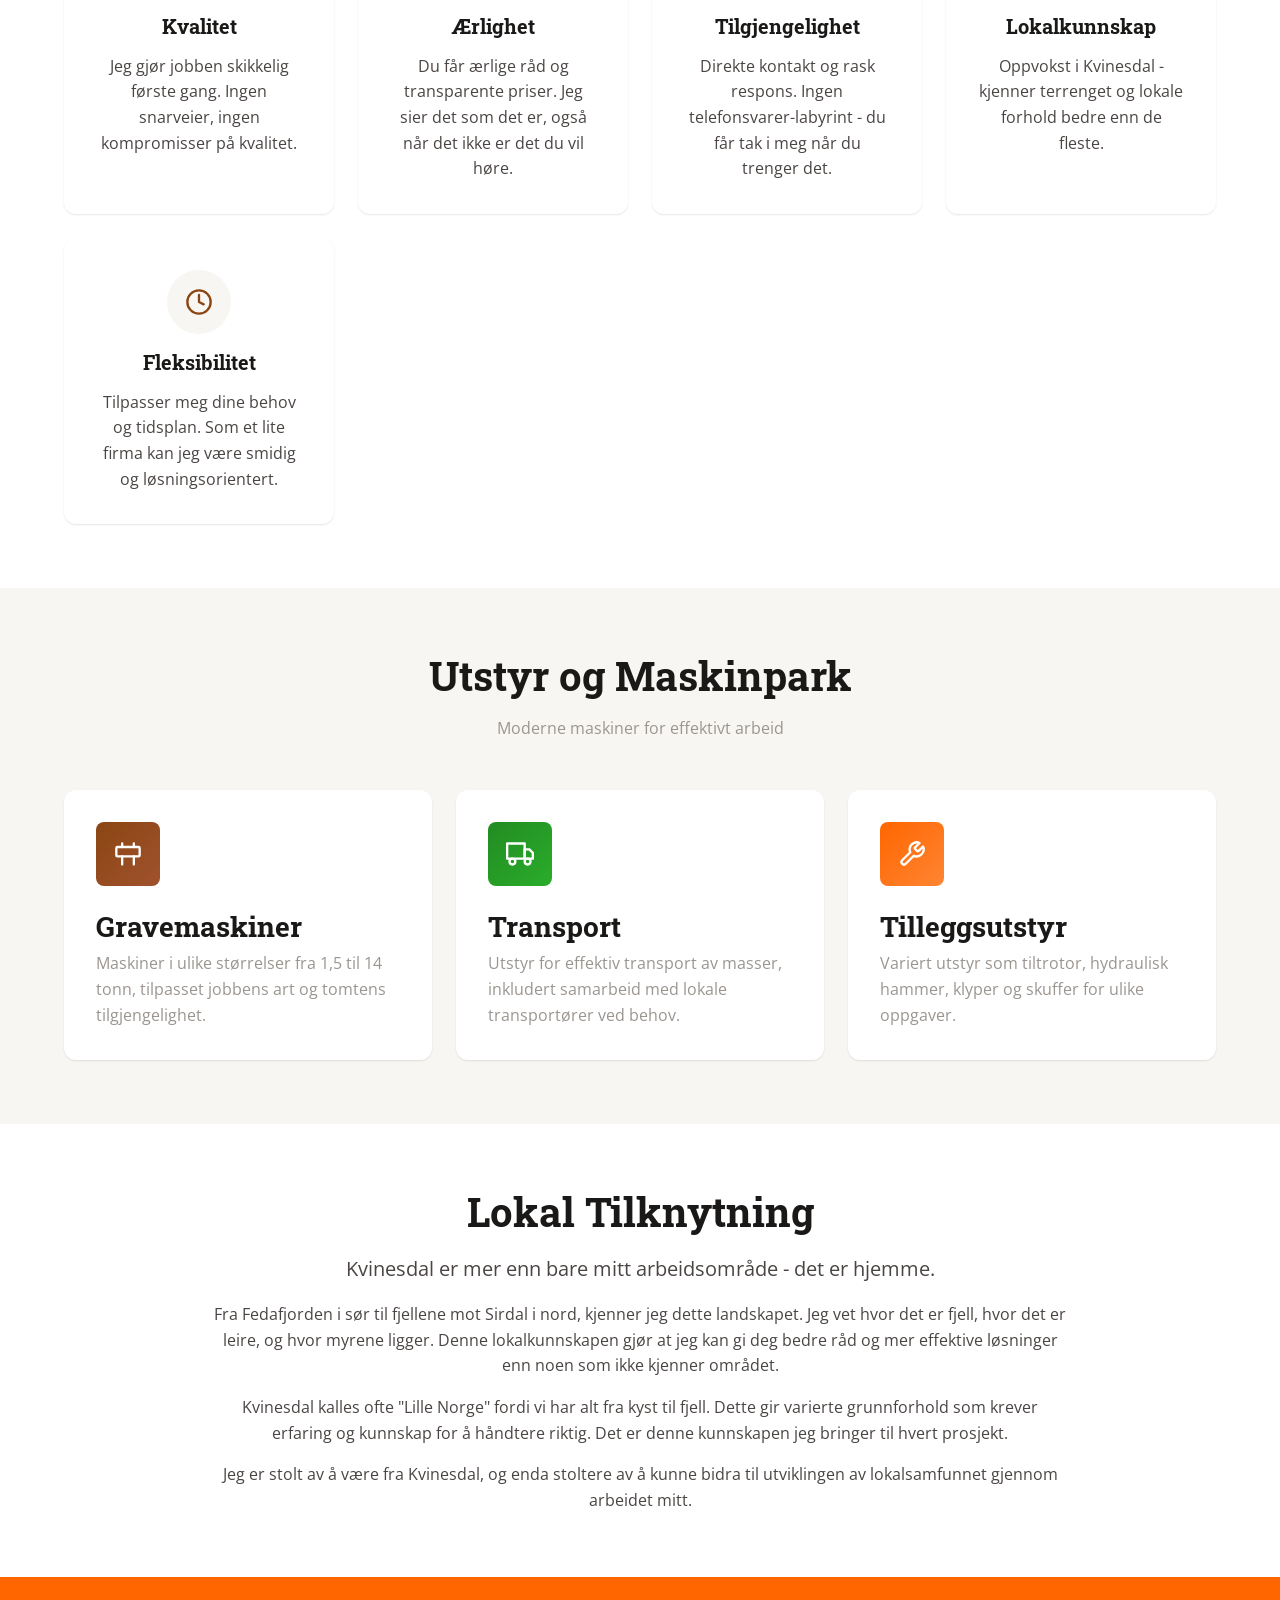
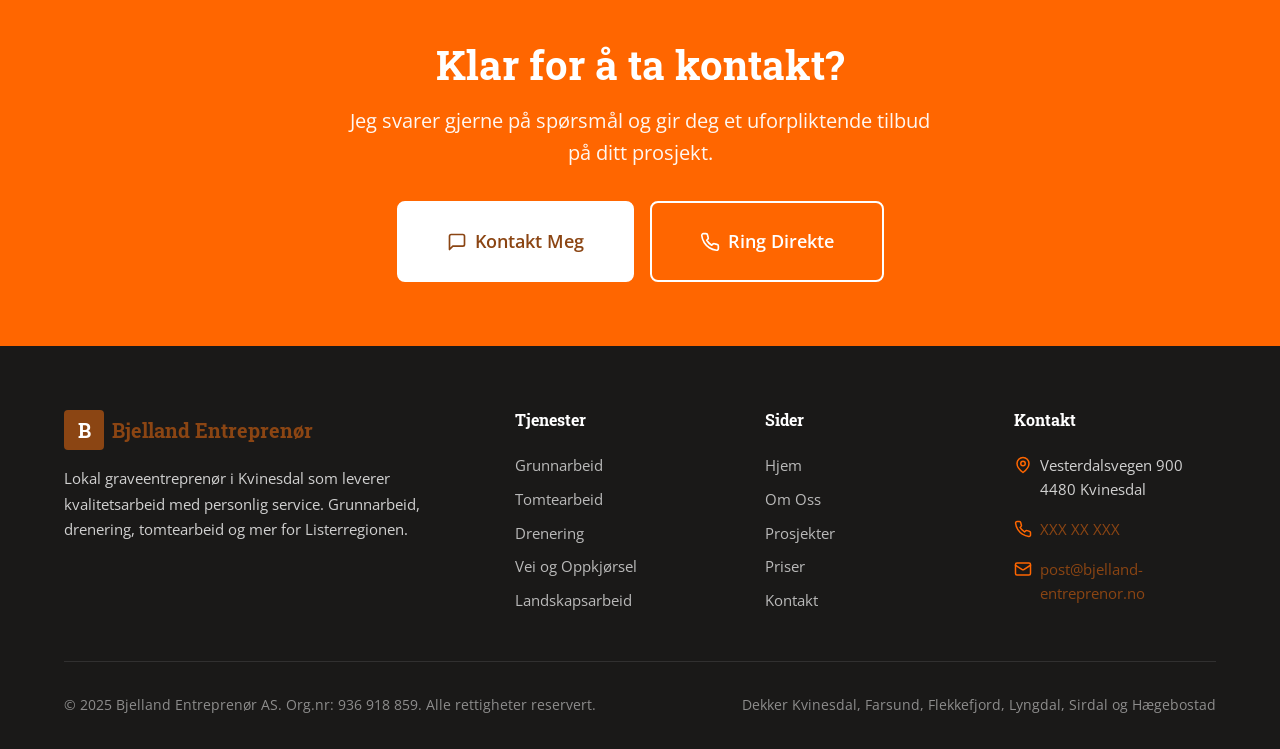
<file: om-oss.html>
<!DOCTYPE html>
<html lang="nb-NO">
<head>
  <meta charset="UTF-8">
  <meta name="viewport" content="width=device-width, initial-scale=1.0">
  <meta http-equiv="X-UA-Compatible" content="IE=edge">

  <!-- SEO Meta Tags -->
  <title>Om Oss | Bjelland Entreprenør AS - Graveentreprenør Kvinesdal</title>
  <meta name="description" content="Lær mer om Bjelland Entreprenør og grunnlegger Tommy Bjelland. Lokal graveentreprenør med base i Kvinesdal som leverer kvalitetsarbeid i hele Listerregionen.">
  <meta name="keywords" content="bjelland entreprenør, tommy bjelland, graveentreprenør kvinesdal, maskinentreprenør lister, lokal entreprenør agder">
  <meta name="author" content="Bjelland Entreprenør AS">
  <meta name="robots" content="index, follow">

  <!-- Open Graph -->
  <meta property="og:title" content="Om Oss - Bjelland Entreprenør AS">
  <meta property="og:description" content="Lær mer om Bjelland Entreprenør og grunnlegger Tommy Bjelland. Lokal graveentreprenør i Kvinesdal.">
  <meta property="og:type" content="website">
  <meta property="og:locale" content="nb_NO">

  <!-- Favicon -->
  <link rel="icon" type="image/svg+xml" href="data:image/svg+xml,%3Csvg xmlns='http://www.w3.org/2000/svg' viewBox='0 0 100 100'%3E%3Crect fill='%238B4513' width='100' height='100' rx='15'/%3E%3Ctext x='50' y='65' font-size='50' text-anchor='middle' fill='white' font-family='Arial' font-weight='bold'%3EB%3C/text%3E%3C/svg%3E">

  <!-- Fonts -->
  <link rel="preconnect" href="https://fonts.googleapis.com">
  <link rel="preconnect" href="https://fonts.gstatic.com" crossorigin>
  <link href="https://fonts.googleapis.com/css2?family=Open+Sans:wght@400;500;600;700&family=Roboto+Slab:wght@400;500;600;700&display=swap" rel="stylesheet">

  <!-- Stylesheet -->
  <link rel="stylesheet" href="css/style.css">
</head>
<body>
  <!-- Header -->
  <header class="header" id="header">
    <div class="header-inner">
      <a href="index.html" class="logo">
        <span class="logo-icon">B</span>
        <span>Bjelland Entreprenør</span>
      </a>

      <nav class="nav-desktop">
        <ul>
          <li><a href="index.html">Hjem</a></li>
          <li><a href="tjenester.html">Tjenester</a></li>
          <li><a href="om-oss.html" class="active">Om Oss</a></li>
          <li><a href="prosjekter.html">Prosjekter</a></li>
          <li><a href="priser.html">Priser</a></li>
          <li><a href="kontakt.html">Kontakt</a></li>
        </ul>
      </nav>

      <a href="tel:+47XXXXXXXX" class="btn btn-primary btn-sm header-cta">
        <svg xmlns="http://www.w3.org/2000/svg" width="18" height="18" viewBox="0 0 24 24" fill="none" stroke="currentColor" stroke-width="2" stroke-linecap="round" stroke-linejoin="round"><path d="M22 16.92v3a2 2 0 0 1-2.18 2 19.79 19.79 0 0 1-8.63-3.07 19.5 19.5 0 0 1-6-6 19.79 19.79 0 0 1-3.07-8.67A2 2 0 0 1 4.11 2h3a2 2 0 0 1 2 1.72 12.84 12.84 0 0 0 .7 2.81 2 2 0 0 1-.45 2.11L8.09 9.91a16 16 0 0 0 6 6l1.27-1.27a2 2 0 0 1 2.11-.45 12.84 12.84 0 0 0 2.81.7A2 2 0 0 1 22 16.92z"></path></svg>
        Ring Nå
      </a>

      <button class="nav-toggle" id="navToggle" aria-label="Meny">
        <span></span>
        <span></span>
        <span></span>
      </button>
    </div>

    <nav class="nav-mobile" id="navMobile">
      <ul>
        <li><a href="index.html">Hjem</a></li>
        <li><a href="tjenester.html">Tjenester</a></li>
        <li><a href="om-oss.html" class="active">Om Oss</a></li>
        <li><a href="prosjekter.html">Prosjekter</a></li>
        <li><a href="priser.html">Priser</a></li>
        <li><a href="kontakt.html">Kontakt</a></li>
      </ul>
      <a href="tel:+47XXXXXXXX" class="btn btn-primary">Ring Nå</a>
    </nav>
  </header>

  <!-- Page Header -->
  <section class="page-header">
    <div class="container">
      <nav class="breadcrumb">
        <a href="index.html">Hjem</a>
        <span>/</span>
        <span>Om Oss</span>
      </nav>
      <h1>Om Bjelland Entreprenør</h1>
      <p>Lokal graveentreprenør med hjerte for Kvinesdal og Lister</p>
    </div>
  </section>

  <!-- About Introduction -->
  <section class="section bg-white">
    <div class="container">
      <div class="about-intro">
        <div>
          <h2>Historien Bak Firmaet</h2>
          <p class="lead">Mitt navn er Tommy Bjelland, og jeg startet Bjelland Entreprenør i 2025 med en klar visjon: å tilby førsteklasses grunnarbeid med personlig service i Kvinesdal og Listerregionen.</p>
          <p>Oppvokst i Vesterdalen i Kvinesdal har jeg alltid hatt en sterk tilknytning til dette området. Jeg kjenner terrenget, folkene og hva som skal til for å få jobben gjort riktig - uansett om det er fjell, leire eller myr.</p>
          <p>Når du velger Bjelland Entreprenør, får du ikke et stort, upersonlig firma. Du får direkte kontakt med meg - både som kontaktperson og som den som faktisk utfører arbeidet. Det betyr rask kommunikasjon, fleksibilitet og et genuint ønske om å levere kvalitet.</p>
          <p>Jeg er stolt av å bidra til utviklingen av lokalsamfunnet mitt, ett graveprosjekt av gangen.</p>
        </div>
        <div class="about-image">
          <div class="about-image-placeholder">
            <svg xmlns="http://www.w3.org/2000/svg" width="64" height="64" viewBox="0 0 24 24" fill="none" stroke="currentColor" stroke-width="1.5" stroke-linecap="round" stroke-linejoin="round"><path d="M20 21v-2a4 4 0 0 0-4-4H8a4 4 0 0 0-4 4v2"></path><circle cx="12" cy="7" r="4"></circle></svg>
            <p><strong>Tommy Eftestøl Bjelland</strong></p>
            <p>Daglig leder og eier</p>
            <p class="mt-md" style="font-size: 0.875rem; color: var(--color-medium-gray);">[Bilde kommer]</p>
          </div>
        </div>
      </div>
    </div>
  </section>

  <!-- Company Info -->
  <section class="section">
    <div class="container">
      <div class="grid grid-2" style="gap: 2rem;">
        <div class="info-box">
          <h3>Firmainformasjon</h3>
          <ul>
            <li>
              <svg xmlns="http://www.w3.org/2000/svg" width="18" height="18" viewBox="0 0 24 24" fill="none" stroke="currentColor" stroke-width="2" stroke-linecap="round" stroke-linejoin="round"><path d="M3 9l9-7 9 7v11a2 2 0 0 1-2 2H5a2 2 0 0 1-2-2z"></path><polyline points="9 22 9 12 15 12 15 22"></polyline></svg>
              <span><strong>Firma:</strong> Bjelland Entreprenør AS</span>
            </li>
            <li>
              <svg xmlns="http://www.w3.org/2000/svg" width="18" height="18" viewBox="0 0 24 24" fill="none" stroke="currentColor" stroke-width="2" stroke-linecap="round" stroke-linejoin="round"><rect width="18" height="18" x="3" y="4" rx="2" ry="2"></rect><line x1="16" x2="16" y1="2" y2="6"></line><line x1="8" x2="8" y1="2" y2="6"></line><line x1="3" x2="21" y1="10" y2="10"></line></svg>
              <span><strong>Etablert:</strong> Desember 2025</span>
            </li>
            <li>
              <svg xmlns="http://www.w3.org/2000/svg" width="18" height="18" viewBox="0 0 24 24" fill="none" stroke="currentColor" stroke-width="2" stroke-linecap="round" stroke-linejoin="round"><path d="M16 4h2a2 2 0 0 1 2 2v14a2 2 0 0 1-2 2H6a2 2 0 0 1-2-2V6a2 2 0 0 1 2-2h2"></path><rect width="8" height="4" x="8" y="2" rx="1" ry="1"></rect></svg>
              <span><strong>Org.nr:</strong> 936 918 859</span>
            </li>
            <li>
              <svg xmlns="http://www.w3.org/2000/svg" width="18" height="18" viewBox="0 0 24 24" fill="none" stroke="currentColor" stroke-width="2" stroke-linecap="round" stroke-linejoin="round"><rect x="2" y="6" width="20" height="8" rx="1"></rect><path d="M17 14v7"></path><path d="M7 14v7"></path></svg>
              <span><strong>Bransje:</strong> Grunnarbeid (NACE 43.120)</span>
            </li>
            <li>
              <svg xmlns="http://www.w3.org/2000/svg" width="18" height="18" viewBox="0 0 24 24" fill="none" stroke="currentColor" stroke-width="2" stroke-linecap="round" stroke-linejoin="round"><path d="M20 10c0 6-8 12-8 12s-8-6-8-12a8 8 0 0 1 16 0Z"></path><circle cx="12" cy="10" r="3"></circle></svg>
              <span><strong>Adresse:</strong> Vesterdalsvegen 900, 4480 Kvinesdal</span>
            </li>
          </ul>
        </div>

        <div class="info-box">
          <h3>Daglig Leder</h3>
          <ul>
            <li>
              <svg xmlns="http://www.w3.org/2000/svg" width="18" height="18" viewBox="0 0 24 24" fill="none" stroke="currentColor" stroke-width="2" stroke-linecap="round" stroke-linejoin="round"><path d="M20 21v-2a4 4 0 0 0-4-4H8a4 4 0 0 0-4 4v2"></path><circle cx="12" cy="7" r="4"></circle></svg>
              <span><strong>Navn:</strong> Tommy Eftestøl Bjelland</span>
            </li>
            <li>
              <svg xmlns="http://www.w3.org/2000/svg" width="18" height="18" viewBox="0 0 24 24" fill="none" stroke="currentColor" stroke-width="2" stroke-linecap="round" stroke-linejoin="round"><path d="M16 21v-2a4 4 0 0 0-4-4H6a4 4 0 0 0-4 4v2"></path><circle cx="9" cy="7" r="4"></circle><path d="M22 21v-2a4 4 0 0 0-3-3.87"></path><path d="M16 3.13a4 4 0 0 1 0 7.75"></path></svg>
              <span><strong>Rolle:</strong> Daglig leder og styreleder</span>
            </li>
            <li>
              <svg xmlns="http://www.w3.org/2000/svg" width="18" height="18" viewBox="0 0 24 24" fill="none" stroke="currentColor" stroke-width="2" stroke-linecap="round" stroke-linejoin="round"><path d="M22 16.92v3a2 2 0 0 1-2.18 2 19.79 19.79 0 0 1-8.63-3.07 19.5 19.5 0 0 1-6-6 19.79 19.79 0 0 1-3.07-8.67A2 2 0 0 1 4.11 2h3a2 2 0 0 1 2 1.72 12.84 12.84 0 0 0 .7 2.81 2 2 0 0 1-.45 2.11L8.09 9.91a16 16 0 0 0 6 6l1.27-1.27a2 2 0 0 1 2.11-.45 12.84 12.84 0 0 0 2.81.7A2 2 0 0 1 22 16.92z"></path></svg>
              <span><strong>Telefon:</strong> <a href="tel:+47XXXXXXXX">XXX XX XXX</a></span>
            </li>
            <li>
              <svg xmlns="http://www.w3.org/2000/svg" width="18" height="18" viewBox="0 0 24 24" fill="none" stroke="currentColor" stroke-width="2" stroke-linecap="round" stroke-linejoin="round"><rect width="20" height="16" x="2" y="4" rx="2"></rect><path d="m22 7-8.97 5.7a1.94 1.94 0 0 1-2.06 0L2 7"></path></svg>
              <span><strong>E-post:</strong> <a href="mailto:post@bjelland-entreprenor.no">post@bjelland-entreprenor.no</a></span>
            </li>
          </ul>
        </div>
      </div>
    </div>
  </section>

  <!-- Values -->
  <section class="section bg-white">
    <div class="container">
      <div class="section-header">
        <h2>Mine Verdier</h2>
        <p>Det jeg står for og lover deg som kunde</p>
      </div>

      <div class="values-grid">
        <div class="value-card">
          <div class="value-icon">
            <svg xmlns="http://www.w3.org/2000/svg" width="28" height="28" viewBox="0 0 24 24" fill="none" stroke="currentColor" stroke-width="2" stroke-linecap="round" stroke-linejoin="round"><path d="M12 22s8-4 8-10V5l-8-3-8 3v7c0 6 8 10 8 10z"></path><path d="m9 12 2 2 4-4"></path></svg>
          </div>
          <h4>Kvalitet</h4>
          <p>Jeg gjør jobben skikkelig første gang. Ingen snarveier, ingen kompromisser på kvalitet.</p>
        </div>

        <div class="value-card">
          <div class="value-icon">
            <svg xmlns="http://www.w3.org/2000/svg" width="28" height="28" viewBox="0 0 24 24" fill="none" stroke="currentColor" stroke-width="2" stroke-linecap="round" stroke-linejoin="round"><circle cx="12" cy="12" r="10"></circle><path d="m9 12 2 2 4-4"></path></svg>
          </div>
          <h4>Ærlighet</h4>
          <p>Du får ærlige råd og transparente priser. Jeg sier det som det er, også når det ikke er det du vil høre.</p>
        </div>

        <div class="value-card">
          <div class="value-icon">
            <svg xmlns="http://www.w3.org/2000/svg" width="28" height="28" viewBox="0 0 24 24" fill="none" stroke="currentColor" stroke-width="2" stroke-linecap="round" stroke-linejoin="round"><path d="M22 16.92v3a2 2 0 0 1-2.18 2 19.79 19.79 0 0 1-8.63-3.07 19.5 19.5 0 0 1-6-6 19.79 19.79 0 0 1-3.07-8.67A2 2 0 0 1 4.11 2h3a2 2 0 0 1 2 1.72 12.84 12.84 0 0 0 .7 2.81 2 2 0 0 1-.45 2.11L8.09 9.91a16 16 0 0 0 6 6l1.27-1.27a2 2 0 0 1 2.11-.45 12.84 12.84 0 0 0 2.81.7A2 2 0 0 1 22 16.92z"></path></svg>
          </div>
          <h4>Tilgjengelighet</h4>
          <p>Direkte kontakt og rask respons. Ingen telefonsvarer-labyrint - du får tak i meg når du trenger det.</p>
        </div>

        <div class="value-card">
          <div class="value-icon">
            <svg xmlns="http://www.w3.org/2000/svg" width="28" height="28" viewBox="0 0 24 24" fill="none" stroke="currentColor" stroke-width="2" stroke-linecap="round" stroke-linejoin="round"><path d="M20 10c0 6-8 12-8 12s-8-6-8-12a8 8 0 0 1 16 0Z"></path><circle cx="12" cy="10" r="3"></circle></svg>
          </div>
          <h4>Lokalkunnskap</h4>
          <p>Oppvokst i Kvinesdal - kjenner terrenget og lokale forhold bedre enn de fleste.</p>
        </div>

        <div class="value-card">
          <div class="value-icon">
            <svg xmlns="http://www.w3.org/2000/svg" width="28" height="28" viewBox="0 0 24 24" fill="none" stroke="currentColor" stroke-width="2" stroke-linecap="round" stroke-linejoin="round"><circle cx="12" cy="12" r="10"></circle><polyline points="12 6 12 12 16 14"></polyline></svg>
          </div>
          <h4>Fleksibilitet</h4>
          <p>Tilpasser meg dine behov og tidsplan. Som et lite firma kan jeg være smidig og løsningsorientert.</p>
        </div>
      </div>
    </div>
  </section>

  <!-- Equipment -->
  <section class="section">
    <div class="container">
      <div class="section-header">
        <h2>Utstyr og Maskinpark</h2>
        <p>Moderne maskiner for effektivt arbeid</p>
      </div>

      <div class="grid grid-3">
        <div class="card">
          <div class="card-icon">
            <svg xmlns="http://www.w3.org/2000/svg" width="28" height="28" viewBox="0 0 24 24" fill="none" stroke="currentColor" stroke-width="2" stroke-linecap="round" stroke-linejoin="round"><rect x="2" y="6" width="20" height="8" rx="1"></rect><path d="M17 14v7"></path><path d="M7 14v7"></path><path d="M17 3v3"></path><path d="M7 3v3"></path></svg>
          </div>
          <h3>Gravemaskiner</h3>
          <p>Maskiner i ulike størrelser fra 1,5 til 14 tonn, tilpasset jobbens art og tomtens tilgjengelighet.</p>
        </div>

        <div class="card">
          <div class="card-icon secondary">
            <svg xmlns="http://www.w3.org/2000/svg" width="28" height="28" viewBox="0 0 24 24" fill="none" stroke="currentColor" stroke-width="2" stroke-linecap="round" stroke-linejoin="round"><rect x="1" y="3" width="15" height="13"></rect><polygon points="16 8 20 8 23 11 23 16 16 16 16 8"></polygon><circle cx="5.5" cy="18.5" r="2.5"></circle><circle cx="18.5" cy="18.5" r="2.5"></circle></svg>
          </div>
          <h3>Transport</h3>
          <p>Utstyr for effektiv transport av masser, inkludert samarbeid med lokale transportører ved behov.</p>
        </div>

        <div class="card">
          <div class="card-icon accent">
            <svg xmlns="http://www.w3.org/2000/svg" width="28" height="28" viewBox="0 0 24 24" fill="none" stroke="currentColor" stroke-width="2" stroke-linecap="round" stroke-linejoin="round"><path d="M14.7 6.3a1 1 0 0 0 0 1.4l1.6 1.6a1 1 0 0 0 1.4 0l3.77-3.77a6 6 0 0 1-7.94 7.94l-6.91 6.91a2.12 2.12 0 0 1-3-3l6.91-6.91a6 6 0 0 1 7.94-7.94l-3.76 3.76z"></path></svg>
          </div>
          <h3>Tilleggsutstyr</h3>
          <p>Variert utstyr som tiltrotor, hydraulisk hammer, klyper og skuffer for ulike oppgaver.</p>
        </div>
      </div>
    </div>
  </section>

  <!-- Local Connection -->
  <section class="section bg-white">
    <div class="container container-narrow">
      <div class="text-center">
        <h2>Lokal Tilknytning</h2>
        <p class="lead">Kvinesdal er mer enn bare mitt arbeidsområde - det er hjemme.</p>
        <p>Fra Fedafjorden i sør til fjellene mot Sirdal i nord, kjenner jeg dette landskapet. Jeg vet hvor det er fjell, hvor det er leire, og hvor myrene ligger. Denne lokalkunnskapen gjør at jeg kan gi deg bedre råd og mer effektive løsninger enn noen som ikke kjenner området.</p>
        <p>Kvinesdal kalles ofte "Lille Norge" fordi vi har alt fra kyst til fjell. Dette gir varierte grunnforhold som krever erfaring og kunnskap for å håndtere riktig. Det er denne kunnskapen jeg bringer til hvert prosjekt.</p>
        <p>Jeg er stolt av å være fra Kvinesdal, og enda stoltere av å kunne bidra til utviklingen av lokalsamfunnet gjennom arbeidet mitt.</p>
      </div>
    </div>
  </section>

  <!-- CTA Section -->
  <section class="section cta-section">
    <div class="container">
      <h2>Klar for å ta kontakt?</h2>
      <p>Jeg svarer gjerne på spørsmål og gir deg et uforpliktende tilbud på ditt prosjekt.</p>
      <div class="cta-buttons">
        <a href="kontakt.html" class="btn btn-white btn-lg">
          <svg xmlns="http://www.w3.org/2000/svg" width="20" height="20" viewBox="0 0 24 24" fill="none" stroke="currentColor" stroke-width="2" stroke-linecap="round" stroke-linejoin="round"><path d="M21 15a2 2 0 0 1-2 2H7l-4 4V5a2 2 0 0 1 2-2h14a2 2 0 0 1 2 2z"></path></svg>
          Kontakt Meg
        </a>
        <a href="tel:+47XXXXXXXX" class="btn btn-outline btn-lg" style="border-color: white; color: white;">
          <svg xmlns="http://www.w3.org/2000/svg" width="20" height="20" viewBox="0 0 24 24" fill="none" stroke="currentColor" stroke-width="2" stroke-linecap="round" stroke-linejoin="round"><path d="M22 16.92v3a2 2 0 0 1-2.18 2 19.79 19.79 0 0 1-8.63-3.07 19.5 19.5 0 0 1-6-6 19.79 19.79 0 0 1-3.07-8.67A2 2 0 0 1 4.11 2h3a2 2 0 0 1 2 1.72 12.84 12.84 0 0 0 .7 2.81 2 2 0 0 1-.45 2.11L8.09 9.91a16 16 0 0 0 6 6l1.27-1.27a2 2 0 0 1 2.11-.45 12.84 12.84 0 0 0 2.81.7A2 2 0 0 1 22 16.92z"></path></svg>
          Ring Direkte
        </a>
      </div>
    </div>
  </section>

  <!-- Footer -->
  <footer class="footer">
    <div class="container">
      <div class="footer-grid">
        <div class="footer-brand">
          <a href="index.html" class="logo">
            <span class="logo-icon">B</span>
            <span>Bjelland Entreprenør</span>
          </a>
          <p>Lokal graveentreprenør i Kvinesdal som leverer kvalitetsarbeid med personlig service. Grunnarbeid, drenering, tomtearbeid og mer for Listerregionen.</p>
        </div>

        <div>
          <h4>Tjenester</h4>
          <ul class="footer-links">
            <li><a href="tjenester.html#grunnarbeid">Grunnarbeid</a></li>
            <li><a href="tjenester.html#tomtearbeid">Tomtearbeid</a></li>
            <li><a href="tjenester.html#drenering">Drenering</a></li>
            <li><a href="tjenester.html#vei">Vei og Oppkjørsel</a></li>
            <li><a href="tjenester.html#landskap">Landskapsarbeid</a></li>
          </ul>
        </div>

        <div>
          <h4>Sider</h4>
          <ul class="footer-links">
            <li><a href="index.html">Hjem</a></li>
            <li><a href="om-oss.html">Om Oss</a></li>
            <li><a href="prosjekter.html">Prosjekter</a></li>
            <li><a href="priser.html">Priser</a></li>
            <li><a href="kontakt.html">Kontakt</a></li>
          </ul>
        </div>

        <div>
          <h4>Kontakt</h4>
          <div class="footer-contact">
            <div class="footer-contact-item">
              <svg xmlns="http://www.w3.org/2000/svg" width="18" height="18" viewBox="0 0 24 24" fill="none" stroke="currentColor" stroke-width="2" stroke-linecap="round" stroke-linejoin="round"><path d="M20 10c0 6-8 12-8 12s-8-6-8-12a8 8 0 0 1 16 0Z"></path><circle cx="12" cy="10" r="3"></circle></svg>
              <span>Vesterdalsvegen 900<br>4480 Kvinesdal</span>
            </div>
            <div class="footer-contact-item">
              <svg xmlns="http://www.w3.org/2000/svg" width="18" height="18" viewBox="0 0 24 24" fill="none" stroke="currentColor" stroke-width="2" stroke-linecap="round" stroke-linejoin="round"><path d="M22 16.92v3a2 2 0 0 1-2.18 2 19.79 19.79 0 0 1-8.63-3.07 19.5 19.5 0 0 1-6-6 19.79 19.79 0 0 1-3.07-8.67A2 2 0 0 1 4.11 2h3a2 2 0 0 1 2 1.72 12.84 12.84 0 0 0 .7 2.81 2 2 0 0 1-.45 2.11L8.09 9.91a16 16 0 0 0 6 6l1.27-1.27a2 2 0 0 1 2.11-.45 12.84 12.84 0 0 0 2.81.7A2 2 0 0 1 22 16.92z"></path></svg>
              <a href="tel:+47XXXXXXXX">XXX XX XXX</a>
            </div>
            <div class="footer-contact-item">
              <svg xmlns="http://www.w3.org/2000/svg" width="18" height="18" viewBox="0 0 24 24" fill="none" stroke="currentColor" stroke-width="2" stroke-linecap="round" stroke-linejoin="round"><rect width="20" height="16" x="2" y="4" rx="2"></rect><path d="m22 7-8.97 5.7a1.94 1.94 0 0 1-2.06 0L2 7"></path></svg>
              <a href="mailto:post@bjelland-entreprenor.no">post@bjelland-entreprenor.no</a>
            </div>
          </div>
        </div>
      </div>

      <div class="footer-bottom">
        <p>&copy; 2025 Bjelland Entreprenør AS. Org.nr: 936 918 859. Alle rettigheter reservert.</p>
        <p>Dekker Kvinesdal, Farsund, Flekkefjord, Lyngdal, Sirdal og Hægebostad</p>
      </div>
    </div>
  </footer>

  <!-- JavaScript -->
  <script src="js/main.js"></script>
</body>
</html>
</file>
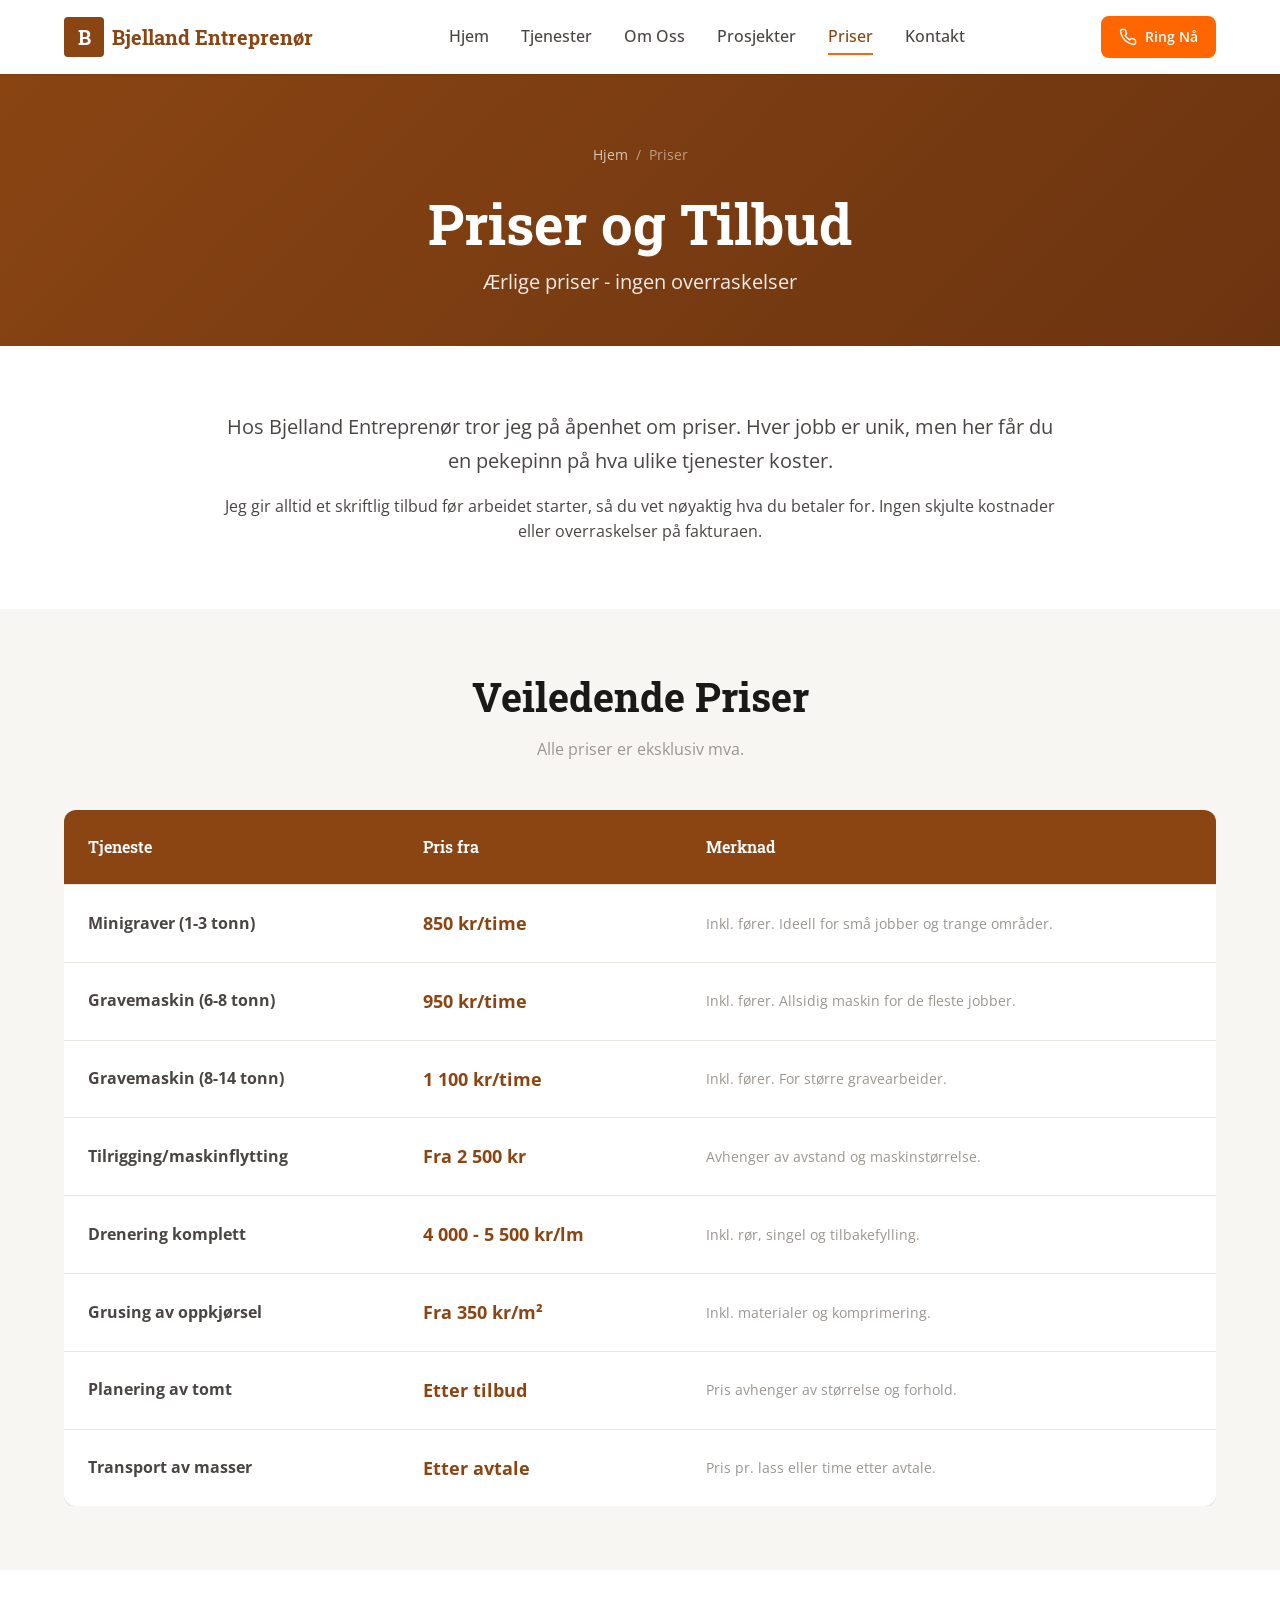
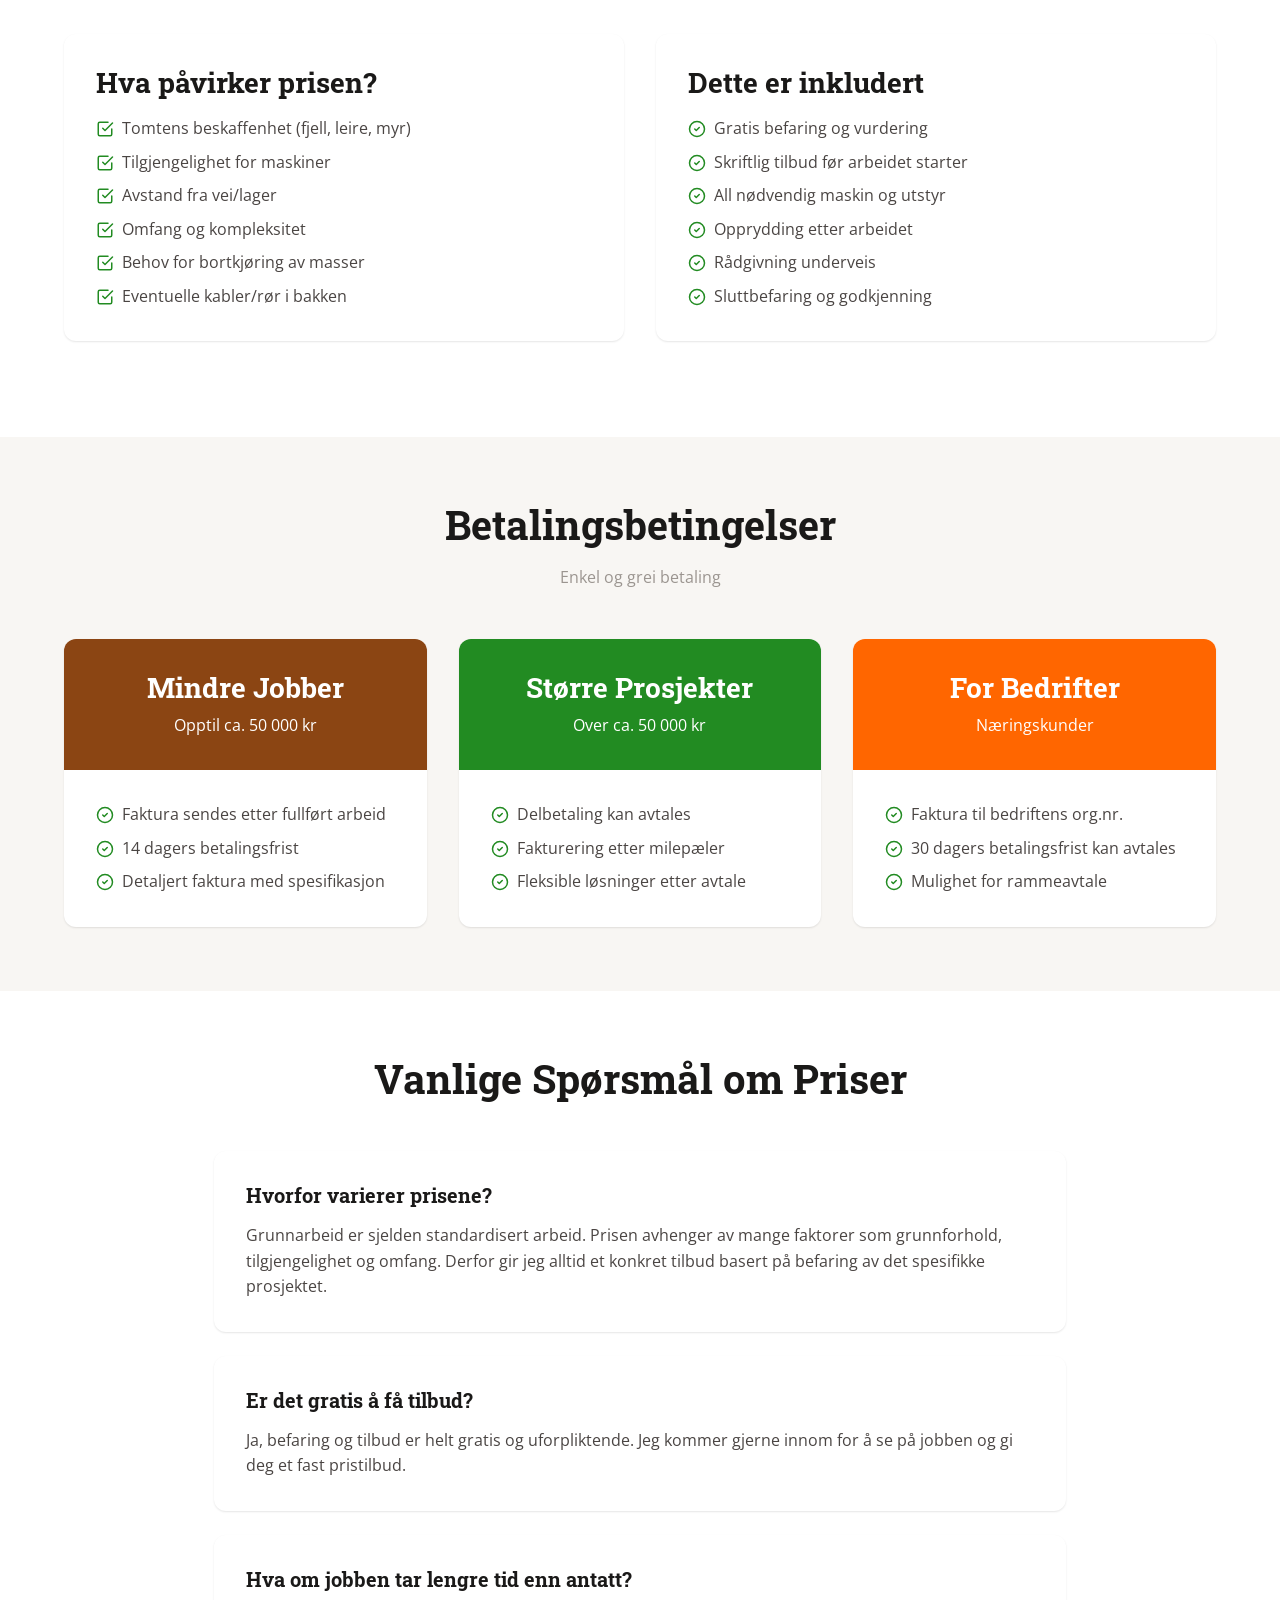
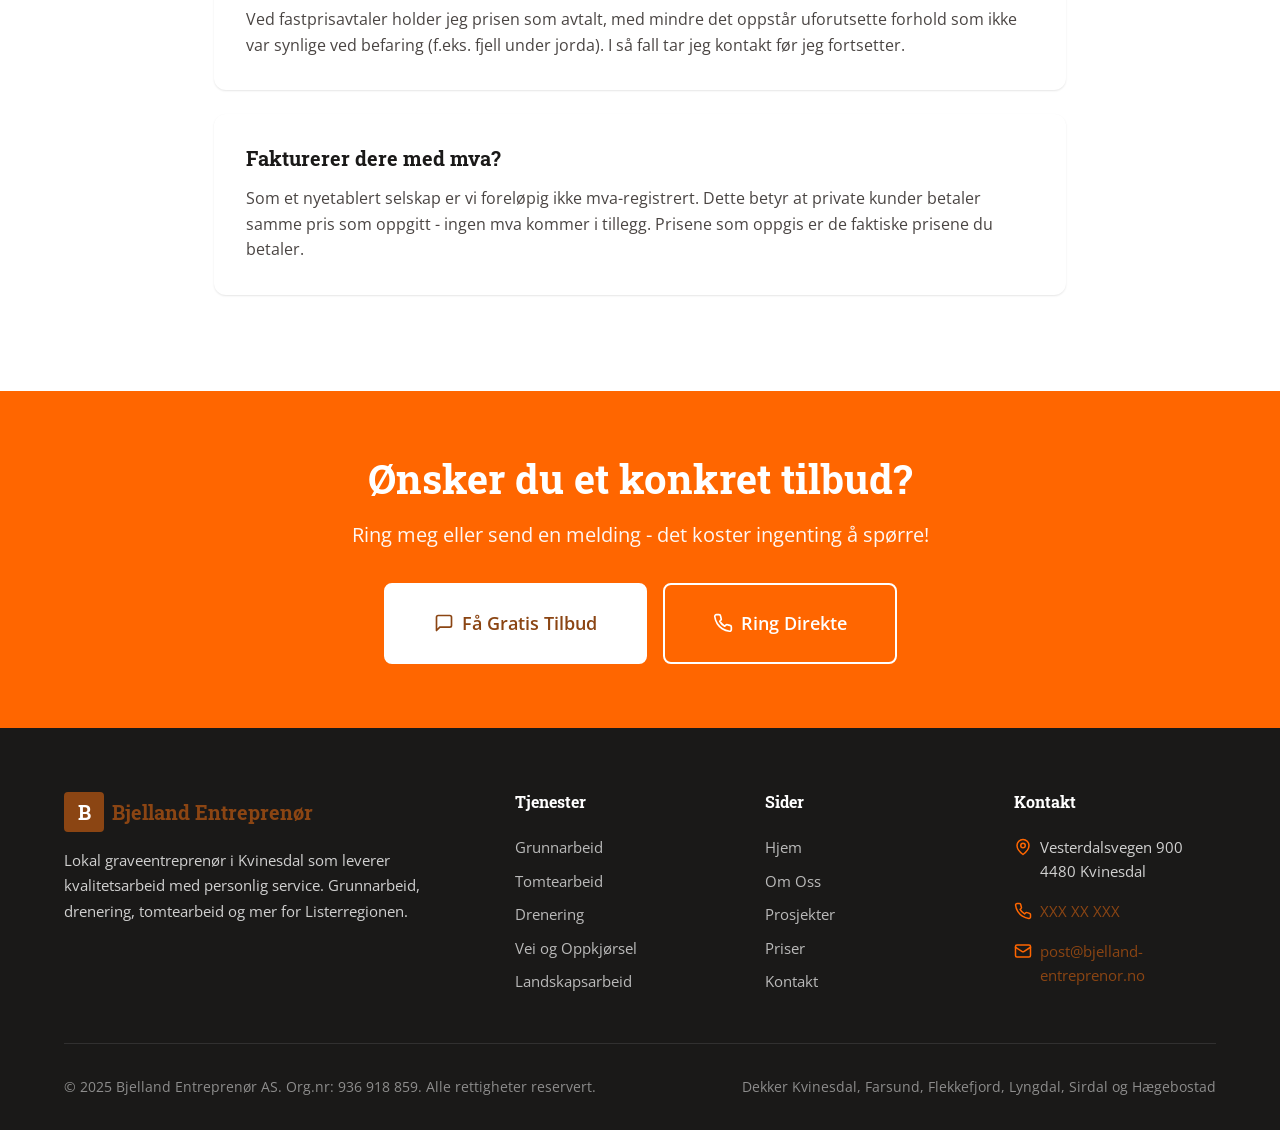
<file: priser.html>
<!DOCTYPE html>
<html lang="nb-NO">
<head>
  <meta charset="UTF-8">
  <meta name="viewport" content="width=device-width, initial-scale=1.0">
  <meta http-equiv="X-UA-Compatible" content="IE=edge">

  <!-- SEO Meta Tags -->
  <title>Priser Gravemaskin Kvinesdal | Bjelland Entreprenør - Timepriser og Tilbud</title>
  <meta name="description" content="Se priser for grunnarbeid i Kvinesdal og Lister. Timepriser gravemaskin, drenering, veiarbeid og mer. Få gratis tilbud på ditt prosjekt!">
  <meta name="keywords" content="pris gravemaskin kvinesdal, timepris graver lister, drenering pris agder, grunnarbeid kostnad, minigraver pris">
  <meta name="author" content="Bjelland Entreprenør AS">
  <meta name="robots" content="index, follow">

  <!-- Open Graph -->
  <meta property="og:title" content="Priser - Bjelland Entreprenør AS">
  <meta property="og:description" content="Se priser for grunnarbeid i Kvinesdal og Lister. Ærlige priser uten skjulte kostnader.">
  <meta property="og:type" content="website">
  <meta property="og:locale" content="nb_NO">

  <!-- Favicon -->
  <link rel="icon" type="image/svg+xml" href="data:image/svg+xml,%3Csvg xmlns='http://www.w3.org/2000/svg' viewBox='0 0 100 100'%3E%3Crect fill='%238B4513' width='100' height='100' rx='15'/%3E%3Ctext x='50' y='65' font-size='50' text-anchor='middle' fill='white' font-family='Arial' font-weight='bold'%3EB%3C/text%3E%3C/svg%3E">

  <!-- Fonts -->
  <link rel="preconnect" href="https://fonts.googleapis.com">
  <link rel="preconnect" href="https://fonts.gstatic.com" crossorigin>
  <link href="https://fonts.googleapis.com/css2?family=Open+Sans:wght@400;500;600;700&family=Roboto+Slab:wght@400;500;600;700&display=swap" rel="stylesheet">

  <!-- Stylesheet -->
  <link rel="stylesheet" href="css/style.css">
</head>
<body>
  <!-- Header -->
  <header class="header" id="header">
    <div class="header-inner">
      <a href="index.html" class="logo">
        <span class="logo-icon">B</span>
        <span>Bjelland Entreprenør</span>
      </a>

      <nav class="nav-desktop">
        <ul>
          <li><a href="index.html">Hjem</a></li>
          <li><a href="tjenester.html">Tjenester</a></li>
          <li><a href="om-oss.html">Om Oss</a></li>
          <li><a href="prosjekter.html">Prosjekter</a></li>
          <li><a href="priser.html" class="active">Priser</a></li>
          <li><a href="kontakt.html">Kontakt</a></li>
        </ul>
      </nav>

      <a href="tel:+47XXXXXXXX" class="btn btn-primary btn-sm header-cta">
        <svg xmlns="http://www.w3.org/2000/svg" width="18" height="18" viewBox="0 0 24 24" fill="none" stroke="currentColor" stroke-width="2" stroke-linecap="round" stroke-linejoin="round"><path d="M22 16.92v3a2 2 0 0 1-2.18 2 19.79 19.79 0 0 1-8.63-3.07 19.5 19.5 0 0 1-6-6 19.79 19.79 0 0 1-3.07-8.67A2 2 0 0 1 4.11 2h3a2 2 0 0 1 2 1.72 12.84 12.84 0 0 0 .7 2.81 2 2 0 0 1-.45 2.11L8.09 9.91a16 16 0 0 0 6 6l1.27-1.27a2 2 0 0 1 2.11-.45 12.84 12.84 0 0 0 2.81.7A2 2 0 0 1 22 16.92z"></path></svg>
        Ring Nå
      </a>

      <button class="nav-toggle" id="navToggle" aria-label="Meny">
        <span></span>
        <span></span>
        <span></span>
      </button>
    </div>

    <nav class="nav-mobile" id="navMobile">
      <ul>
        <li><a href="index.html">Hjem</a></li>
        <li><a href="tjenester.html">Tjenester</a></li>
        <li><a href="om-oss.html">Om Oss</a></li>
        <li><a href="prosjekter.html">Prosjekter</a></li>
        <li><a href="priser.html" class="active">Priser</a></li>
        <li><a href="kontakt.html">Kontakt</a></li>
      </ul>
      <a href="tel:+47XXXXXXXX" class="btn btn-primary">Ring Nå</a>
    </nav>
  </header>

  <!-- Page Header -->
  <section class="page-header">
    <div class="container">
      <nav class="breadcrumb">
        <a href="index.html">Hjem</a>
        <span>/</span>
        <span>Priser</span>
      </nav>
      <h1>Priser og Tilbud</h1>
      <p>Ærlige priser - ingen overraskelser</p>
    </div>
  </section>

  <!-- Pricing Introduction -->
  <section class="section bg-white">
    <div class="container container-narrow">
      <div class="text-center">
        <p class="lead">Hos Bjelland Entreprenør tror jeg på åpenhet om priser. Hver jobb er unik, men her får du en pekepinn på hva ulike tjenester koster.</p>
        <p>Jeg gir alltid et skriftlig tilbud før arbeidet starter, så du vet nøyaktig hva du betaler for. Ingen skjulte kostnader eller overraskelser på fakturaen.</p>
      </div>
    </div>
  </section>

  <!-- Pricing Table -->
  <section class="section">
    <div class="container">
      <div class="section-header">
        <h2>Veiledende Priser</h2>
        <p>Alle priser er eksklusiv mva.</p>
      </div>

      <div class="pricing-table-container">
        <table class="pricing-table">
          <thead>
            <tr>
              <th>Tjeneste</th>
              <th>Pris fra</th>
              <th>Merknad</th>
            </tr>
          </thead>
          <tbody>
            <tr>
              <td><strong>Minigraver (1-3 tonn)</strong></td>
              <td><span class="price-value">850 kr/time</span></td>
              <td><span class="price-note">Inkl. fører. Ideell for små jobber og trange områder.</span></td>
            </tr>
            <tr>
              <td><strong>Gravemaskin (6-8 tonn)</strong></td>
              <td><span class="price-value">950 kr/time</span></td>
              <td><span class="price-note">Inkl. fører. Allsidig maskin for de fleste jobber.</span></td>
            </tr>
            <tr>
              <td><strong>Gravemaskin (8-14 tonn)</strong></td>
              <td><span class="price-value">1 100 kr/time</span></td>
              <td><span class="price-note">Inkl. fører. For større gravearbeider.</span></td>
            </tr>
            <tr>
              <td><strong>Tilrigging/maskinflytting</strong></td>
              <td><span class="price-value">Fra 2 500 kr</span></td>
              <td><span class="price-note">Avhenger av avstand og maskinstørrelse.</span></td>
            </tr>
            <tr>
              <td><strong>Drenering komplett</strong></td>
              <td><span class="price-value">4 000 - 5 500 kr/lm</span></td>
              <td><span class="price-note">Inkl. rør, singel og tilbakefylling.</span></td>
            </tr>
            <tr>
              <td><strong>Grusing av oppkjørsel</strong></td>
              <td><span class="price-value">Fra 350 kr/m²</span></td>
              <td><span class="price-note">Inkl. materialer og komprimering.</span></td>
            </tr>
            <tr>
              <td><strong>Planering av tomt</strong></td>
              <td><span class="price-value">Etter tilbud</span></td>
              <td><span class="price-note">Pris avhenger av størrelse og forhold.</span></td>
            </tr>
            <tr>
              <td><strong>Transport av masser</strong></td>
              <td><span class="price-value">Etter avtale</span></td>
              <td><span class="price-note">Pris pr. lass eller time etter avtale.</span></td>
            </tr>
          </tbody>
        </table>
      </div>
    </div>
  </section>

  <!-- What Affects Price -->
  <section class="section bg-white">
    <div class="container">
      <div class="grid grid-2" style="gap: 2rem;">
        <div class="info-box">
          <h3>Hva påvirker prisen?</h3>
          <ul>
            <li>
              <svg xmlns="http://www.w3.org/2000/svg" width="18" height="18" viewBox="0 0 24 24" fill="none" stroke="currentColor" stroke-width="2" stroke-linecap="round" stroke-linejoin="round"><polyline points="9 11 12 14 22 4"></polyline><path d="M21 12v7a2 2 0 0 1-2 2H5a2 2 0 0 1-2-2V5a2 2 0 0 1 2-2h11"></path></svg>
              <span>Tomtens beskaffenhet (fjell, leire, myr)</span>
            </li>
            <li>
              <svg xmlns="http://www.w3.org/2000/svg" width="18" height="18" viewBox="0 0 24 24" fill="none" stroke="currentColor" stroke-width="2" stroke-linecap="round" stroke-linejoin="round"><polyline points="9 11 12 14 22 4"></polyline><path d="M21 12v7a2 2 0 0 1-2 2H5a2 2 0 0 1-2-2V5a2 2 0 0 1 2-2h11"></path></svg>
              <span>Tilgjengelighet for maskiner</span>
            </li>
            <li>
              <svg xmlns="http://www.w3.org/2000/svg" width="18" height="18" viewBox="0 0 24 24" fill="none" stroke="currentColor" stroke-width="2" stroke-linecap="round" stroke-linejoin="round"><polyline points="9 11 12 14 22 4"></polyline><path d="M21 12v7a2 2 0 0 1-2 2H5a2 2 0 0 1-2-2V5a2 2 0 0 1 2-2h11"></path></svg>
              <span>Avstand fra vei/lager</span>
            </li>
            <li>
              <svg xmlns="http://www.w3.org/2000/svg" width="18" height="18" viewBox="0 0 24 24" fill="none" stroke="currentColor" stroke-width="2" stroke-linecap="round" stroke-linejoin="round"><polyline points="9 11 12 14 22 4"></polyline><path d="M21 12v7a2 2 0 0 1-2 2H5a2 2 0 0 1-2-2V5a2 2 0 0 1 2-2h11"></path></svg>
              <span>Omfang og kompleksitet</span>
            </li>
            <li>
              <svg xmlns="http://www.w3.org/2000/svg" width="18" height="18" viewBox="0 0 24 24" fill="none" stroke="currentColor" stroke-width="2" stroke-linecap="round" stroke-linejoin="round"><polyline points="9 11 12 14 22 4"></polyline><path d="M21 12v7a2 2 0 0 1-2 2H5a2 2 0 0 1-2-2V5a2 2 0 0 1 2-2h11"></path></svg>
              <span>Behov for bortkjøring av masser</span>
            </li>
            <li>
              <svg xmlns="http://www.w3.org/2000/svg" width="18" height="18" viewBox="0 0 24 24" fill="none" stroke="currentColor" stroke-width="2" stroke-linecap="round" stroke-linejoin="round"><polyline points="9 11 12 14 22 4"></polyline><path d="M21 12v7a2 2 0 0 1-2 2H5a2 2 0 0 1-2-2V5a2 2 0 0 1 2-2h11"></path></svg>
              <span>Eventuelle kabler/rør i bakken</span>
            </li>
          </ul>
        </div>

        <div class="info-box">
          <h3>Dette er inkludert</h3>
          <ul>
            <li>
              <svg xmlns="http://www.w3.org/2000/svg" width="18" height="18" viewBox="0 0 24 24" fill="none" stroke="currentColor" stroke-width="2" stroke-linecap="round" stroke-linejoin="round"><circle cx="12" cy="12" r="10"></circle><path d="m9 12 2 2 4-4"></path></svg>
              <span>Gratis befaring og vurdering</span>
            </li>
            <li>
              <svg xmlns="http://www.w3.org/2000/svg" width="18" height="18" viewBox="0 0 24 24" fill="none" stroke="currentColor" stroke-width="2" stroke-linecap="round" stroke-linejoin="round"><circle cx="12" cy="12" r="10"></circle><path d="m9 12 2 2 4-4"></path></svg>
              <span>Skriftlig tilbud før arbeidet starter</span>
            </li>
            <li>
              <svg xmlns="http://www.w3.org/2000/svg" width="18" height="18" viewBox="0 0 24 24" fill="none" stroke="currentColor" stroke-width="2" stroke-linecap="round" stroke-linejoin="round"><circle cx="12" cy="12" r="10"></circle><path d="m9 12 2 2 4-4"></path></svg>
              <span>All nødvendig maskin og utstyr</span>
            </li>
            <li>
              <svg xmlns="http://www.w3.org/2000/svg" width="18" height="18" viewBox="0 0 24 24" fill="none" stroke="currentColor" stroke-width="2" stroke-linecap="round" stroke-linejoin="round"><circle cx="12" cy="12" r="10"></circle><path d="m9 12 2 2 4-4"></path></svg>
              <span>Opprydding etter arbeidet</span>
            </li>
            <li>
              <svg xmlns="http://www.w3.org/2000/svg" width="18" height="18" viewBox="0 0 24 24" fill="none" stroke="currentColor" stroke-width="2" stroke-linecap="round" stroke-linejoin="round"><circle cx="12" cy="12" r="10"></circle><path d="m9 12 2 2 4-4"></path></svg>
              <span>Rådgivning underveis</span>
            </li>
            <li>
              <svg xmlns="http://www.w3.org/2000/svg" width="18" height="18" viewBox="0 0 24 24" fill="none" stroke="currentColor" stroke-width="2" stroke-linecap="round" stroke-linejoin="round"><circle cx="12" cy="12" r="10"></circle><path d="m9 12 2 2 4-4"></path></svg>
              <span>Sluttbefaring og godkjenning</span>
            </li>
          </ul>
        </div>
      </div>
    </div>
  </section>

  <!-- Payment Terms -->
  <section class="section">
    <div class="container">
      <div class="section-header">
        <h2>Betalingsbetingelser</h2>
        <p>Enkel og grei betaling</p>
      </div>

      <div class="pricing-cards">
        <div class="pricing-card">
          <div class="pricing-card-header">
            <h3>Mindre Jobber</h3>
            <p>Opptil ca. 50 000 kr</p>
          </div>
          <div class="pricing-card-body">
            <ul>
              <li>
                <svg xmlns="http://www.w3.org/2000/svg" width="18" height="18" viewBox="0 0 24 24" fill="none" stroke="currentColor" stroke-width="2" stroke-linecap="round" stroke-linejoin="round"><circle cx="12" cy="12" r="10"></circle><path d="m9 12 2 2 4-4"></path></svg>
                <span>Faktura sendes etter fullført arbeid</span>
              </li>
              <li>
                <svg xmlns="http://www.w3.org/2000/svg" width="18" height="18" viewBox="0 0 24 24" fill="none" stroke="currentColor" stroke-width="2" stroke-linecap="round" stroke-linejoin="round"><circle cx="12" cy="12" r="10"></circle><path d="m9 12 2 2 4-4"></path></svg>
                <span>14 dagers betalingsfrist</span>
              </li>
              <li>
                <svg xmlns="http://www.w3.org/2000/svg" width="18" height="18" viewBox="0 0 24 24" fill="none" stroke="currentColor" stroke-width="2" stroke-linecap="round" stroke-linejoin="round"><circle cx="12" cy="12" r="10"></circle><path d="m9 12 2 2 4-4"></path></svg>
                <span>Detaljert faktura med spesifikasjon</span>
              </li>
            </ul>
          </div>
        </div>

        <div class="pricing-card">
          <div class="pricing-card-header" style="background: var(--color-secondary);">
            <h3>Større Prosjekter</h3>
            <p>Over ca. 50 000 kr</p>
          </div>
          <div class="pricing-card-body">
            <ul>
              <li>
                <svg xmlns="http://www.w3.org/2000/svg" width="18" height="18" viewBox="0 0 24 24" fill="none" stroke="currentColor" stroke-width="2" stroke-linecap="round" stroke-linejoin="round"><circle cx="12" cy="12" r="10"></circle><path d="m9 12 2 2 4-4"></path></svg>
                <span>Delbetaling kan avtales</span>
              </li>
              <li>
                <svg xmlns="http://www.w3.org/2000/svg" width="18" height="18" viewBox="0 0 24 24" fill="none" stroke="currentColor" stroke-width="2" stroke-linecap="round" stroke-linejoin="round"><circle cx="12" cy="12" r="10"></circle><path d="m9 12 2 2 4-4"></path></svg>
                <span>Fakturering etter milepæler</span>
              </li>
              <li>
                <svg xmlns="http://www.w3.org/2000/svg" width="18" height="18" viewBox="0 0 24 24" fill="none" stroke="currentColor" stroke-width="2" stroke-linecap="round" stroke-linejoin="round"><circle cx="12" cy="12" r="10"></circle><path d="m9 12 2 2 4-4"></path></svg>
                <span>Fleksible løsninger etter avtale</span>
              </li>
            </ul>
          </div>
        </div>

        <div class="pricing-card">
          <div class="pricing-card-header" style="background: var(--color-accent);">
            <h3>For Bedrifter</h3>
            <p>Næringskunder</p>
          </div>
          <div class="pricing-card-body">
            <ul>
              <li>
                <svg xmlns="http://www.w3.org/2000/svg" width="18" height="18" viewBox="0 0 24 24" fill="none" stroke="currentColor" stroke-width="2" stroke-linecap="round" stroke-linejoin="round"><circle cx="12" cy="12" r="10"></circle><path d="m9 12 2 2 4-4"></path></svg>
                <span>Faktura til bedriftens org.nr.</span>
              </li>
              <li>
                <svg xmlns="http://www.w3.org/2000/svg" width="18" height="18" viewBox="0 0 24 24" fill="none" stroke="currentColor" stroke-width="2" stroke-linecap="round" stroke-linejoin="round"><circle cx="12" cy="12" r="10"></circle><path d="m9 12 2 2 4-4"></path></svg>
                <span>30 dagers betalingsfrist kan avtales</span>
              </li>
              <li>
                <svg xmlns="http://www.w3.org/2000/svg" width="18" height="18" viewBox="0 0 24 24" fill="none" stroke="currentColor" stroke-width="2" stroke-linecap="round" stroke-linejoin="round"><circle cx="12" cy="12" r="10"></circle><path d="m9 12 2 2 4-4"></path></svg>
                <span>Mulighet for rammeavtale</span>
              </li>
            </ul>
          </div>
        </div>
      </div>
    </div>
  </section>

  <!-- FAQ / Additional Info -->
  <section class="section bg-white">
    <div class="container container-narrow">
      <div class="section-header">
        <h2>Vanlige Spørsmål om Priser</h2>
      </div>

      <div class="info-box mb-lg">
        <h4>Hvorfor varierer prisene?</h4>
        <p>Grunnarbeid er sjelden standardisert arbeid. Prisen avhenger av mange faktorer som grunnforhold, tilgjengelighet og omfang. Derfor gir jeg alltid et konkret tilbud basert på befaring av det spesifikke prosjektet.</p>
      </div>

      <div class="info-box mb-lg">
        <h4>Er det gratis å få tilbud?</h4>
        <p>Ja, befaring og tilbud er helt gratis og uforpliktende. Jeg kommer gjerne innom for å se på jobben og gi deg et fast pristilbud.</p>
      </div>

      <div class="info-box mb-lg">
        <h4>Hva om jobben tar lengre tid enn antatt?</h4>
        <p>Ved fastprisavtaler holder jeg prisen som avtalt, med mindre det oppstår uforutsette forhold som ikke var synlige ved befaring (f.eks. fjell under jorda). I så fall tar jeg kontakt før jeg fortsetter.</p>
      </div>

      <div class="info-box">
        <h4>Fakturerer dere med mva?</h4>
        <p>Som et nyetablert selskap er vi foreløpig ikke mva-registrert. Dette betyr at private kunder betaler samme pris som oppgitt - ingen mva kommer i tillegg. Prisene som oppgis er de faktiske prisene du betaler.</p>
      </div>
    </div>
  </section>

  <!-- CTA Section -->
  <section class="section cta-section">
    <div class="container">
      <h2>Ønsker du et konkret tilbud?</h2>
      <p>Ring meg eller send en melding - det koster ingenting å spørre!</p>
      <div class="cta-buttons">
        <a href="kontakt.html" class="btn btn-white btn-lg">
          <svg xmlns="http://www.w3.org/2000/svg" width="20" height="20" viewBox="0 0 24 24" fill="none" stroke="currentColor" stroke-width="2" stroke-linecap="round" stroke-linejoin="round"><path d="M21 15a2 2 0 0 1-2 2H7l-4 4V5a2 2 0 0 1 2-2h14a2 2 0 0 1 2 2z"></path></svg>
          Få Gratis Tilbud
        </a>
        <a href="tel:+47XXXXXXXX" class="btn btn-outline btn-lg" style="border-color: white; color: white;">
          <svg xmlns="http://www.w3.org/2000/svg" width="20" height="20" viewBox="0 0 24 24" fill="none" stroke="currentColor" stroke-width="2" stroke-linecap="round" stroke-linejoin="round"><path d="M22 16.92v3a2 2 0 0 1-2.18 2 19.79 19.79 0 0 1-8.63-3.07 19.5 19.5 0 0 1-6-6 19.79 19.79 0 0 1-3.07-8.67A2 2 0 0 1 4.11 2h3a2 2 0 0 1 2 1.72 12.84 12.84 0 0 0 .7 2.81 2 2 0 0 1-.45 2.11L8.09 9.91a16 16 0 0 0 6 6l1.27-1.27a2 2 0 0 1 2.11-.45 12.84 12.84 0 0 0 2.81.7A2 2 0 0 1 22 16.92z"></path></svg>
          Ring Direkte
        </a>
      </div>
    </div>
  </section>

  <!-- Footer -->
  <footer class="footer">
    <div class="container">
      <div class="footer-grid">
        <div class="footer-brand">
          <a href="index.html" class="logo">
            <span class="logo-icon">B</span>
            <span>Bjelland Entreprenør</span>
          </a>
          <p>Lokal graveentreprenør i Kvinesdal som leverer kvalitetsarbeid med personlig service. Grunnarbeid, drenering, tomtearbeid og mer for Listerregionen.</p>
        </div>

        <div>
          <h4>Tjenester</h4>
          <ul class="footer-links">
            <li><a href="tjenester.html#grunnarbeid">Grunnarbeid</a></li>
            <li><a href="tjenester.html#tomtearbeid">Tomtearbeid</a></li>
            <li><a href="tjenester.html#drenering">Drenering</a></li>
            <li><a href="tjenester.html#vei">Vei og Oppkjørsel</a></li>
            <li><a href="tjenester.html#landskap">Landskapsarbeid</a></li>
          </ul>
        </div>

        <div>
          <h4>Sider</h4>
          <ul class="footer-links">
            <li><a href="index.html">Hjem</a></li>
            <li><a href="om-oss.html">Om Oss</a></li>
            <li><a href="prosjekter.html">Prosjekter</a></li>
            <li><a href="priser.html">Priser</a></li>
            <li><a href="kontakt.html">Kontakt</a></li>
          </ul>
        </div>

        <div>
          <h4>Kontakt</h4>
          <div class="footer-contact">
            <div class="footer-contact-item">
              <svg xmlns="http://www.w3.org/2000/svg" width="18" height="18" viewBox="0 0 24 24" fill="none" stroke="currentColor" stroke-width="2" stroke-linecap="round" stroke-linejoin="round"><path d="M20 10c0 6-8 12-8 12s-8-6-8-12a8 8 0 0 1 16 0Z"></path><circle cx="12" cy="10" r="3"></circle></svg>
              <span>Vesterdalsvegen 900<br>4480 Kvinesdal</span>
            </div>
            <div class="footer-contact-item">
              <svg xmlns="http://www.w3.org/2000/svg" width="18" height="18" viewBox="0 0 24 24" fill="none" stroke="currentColor" stroke-width="2" stroke-linecap="round" stroke-linejoin="round"><path d="M22 16.92v3a2 2 0 0 1-2.18 2 19.79 19.79 0 0 1-8.63-3.07 19.5 19.5 0 0 1-6-6 19.79 19.79 0 0 1-3.07-8.67A2 2 0 0 1 4.11 2h3a2 2 0 0 1 2 1.72 12.84 12.84 0 0 0 .7 2.81 2 2 0 0 1-.45 2.11L8.09 9.91a16 16 0 0 0 6 6l1.27-1.27a2 2 0 0 1 2.11-.45 12.84 12.84 0 0 0 2.81.7A2 2 0 0 1 22 16.92z"></path></svg>
              <a href="tel:+47XXXXXXXX">XXX XX XXX</a>
            </div>
            <div class="footer-contact-item">
              <svg xmlns="http://www.w3.org/2000/svg" width="18" height="18" viewBox="0 0 24 24" fill="none" stroke="currentColor" stroke-width="2" stroke-linecap="round" stroke-linejoin="round"><rect width="20" height="16" x="2" y="4" rx="2"></rect><path d="m22 7-8.97 5.7a1.94 1.94 0 0 1-2.06 0L2 7"></path></svg>
              <a href="mailto:post@bjelland-entreprenor.no">post@bjelland-entreprenor.no</a>
            </div>
          </div>
        </div>
      </div>

      <div class="footer-bottom">
        <p>&copy; 2025 Bjelland Entreprenør AS. Org.nr: 936 918 859. Alle rettigheter reservert.</p>
        <p>Dekker Kvinesdal, Farsund, Flekkefjord, Lyngdal, Sirdal og Hægebostad</p>
      </div>
    </div>
  </footer>

  <!-- JavaScript -->
  <script src="js/main.js"></script>
</body>
</html>
</file>
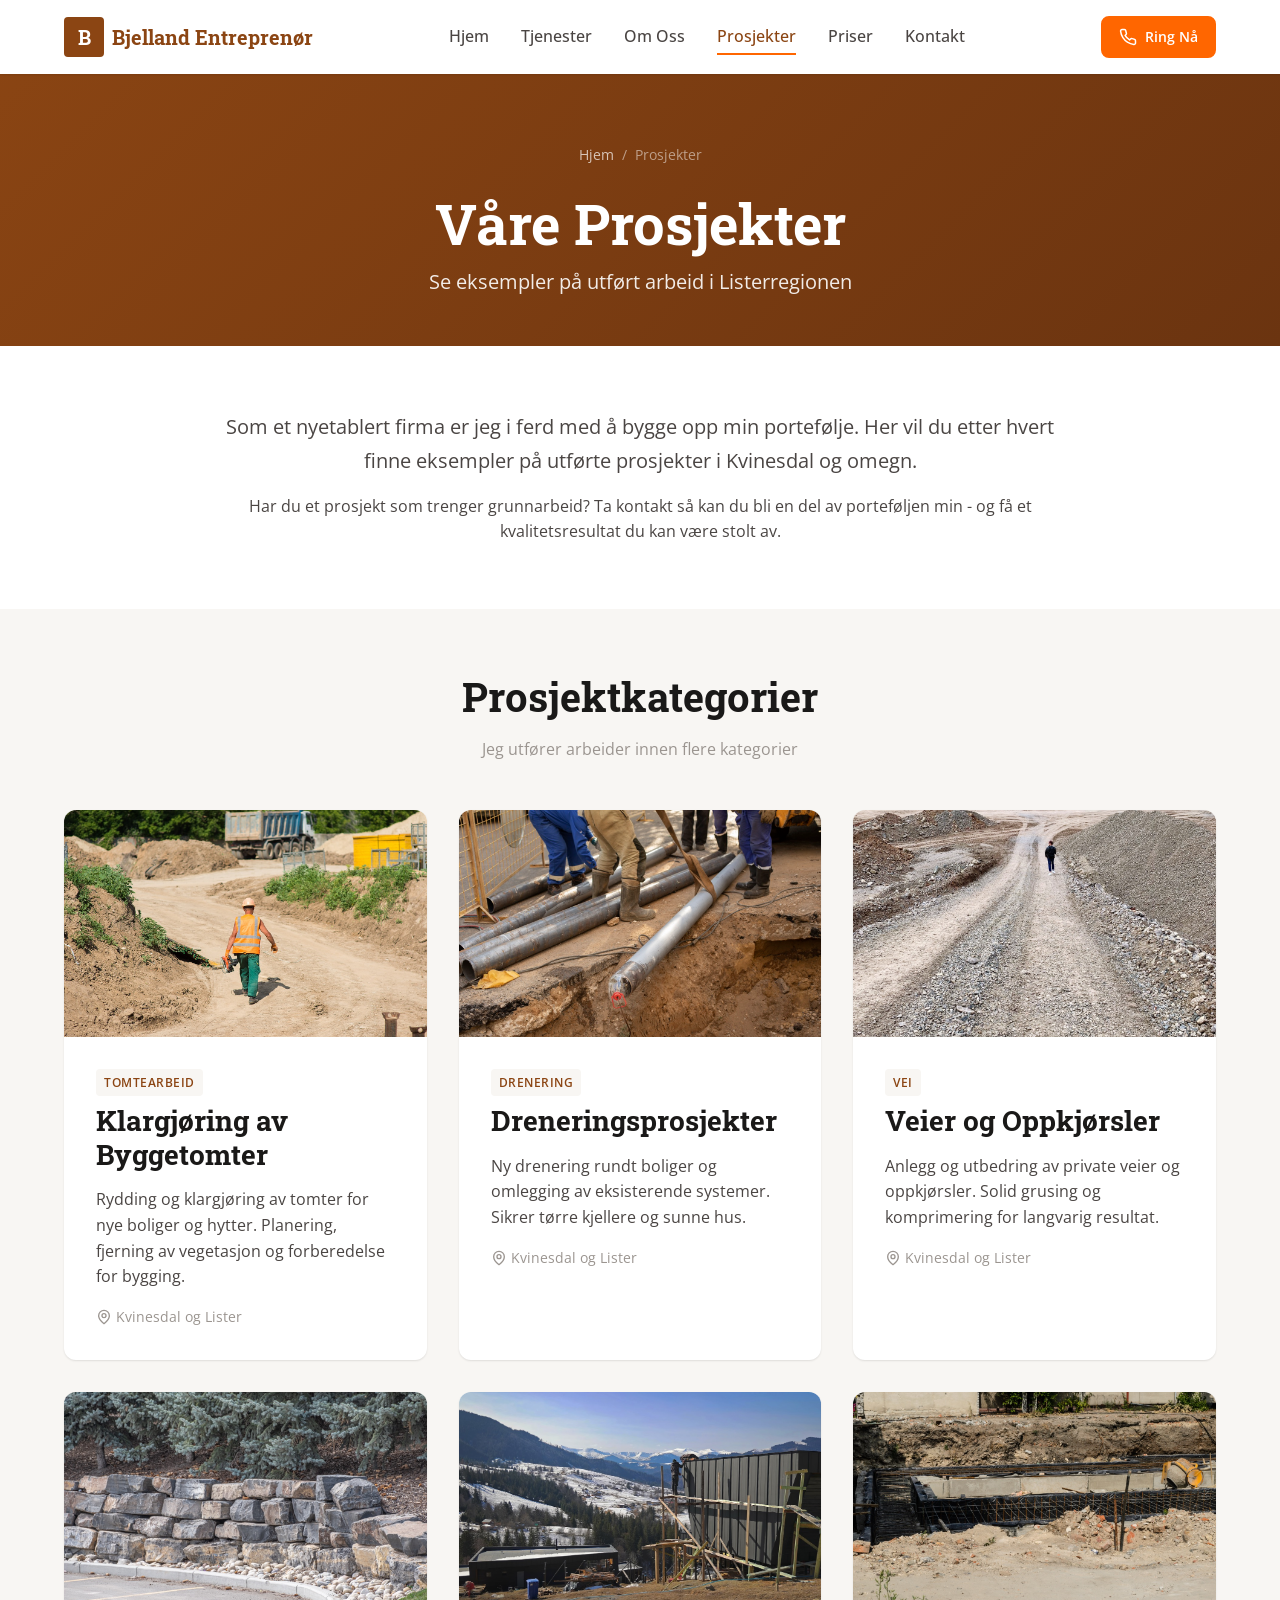
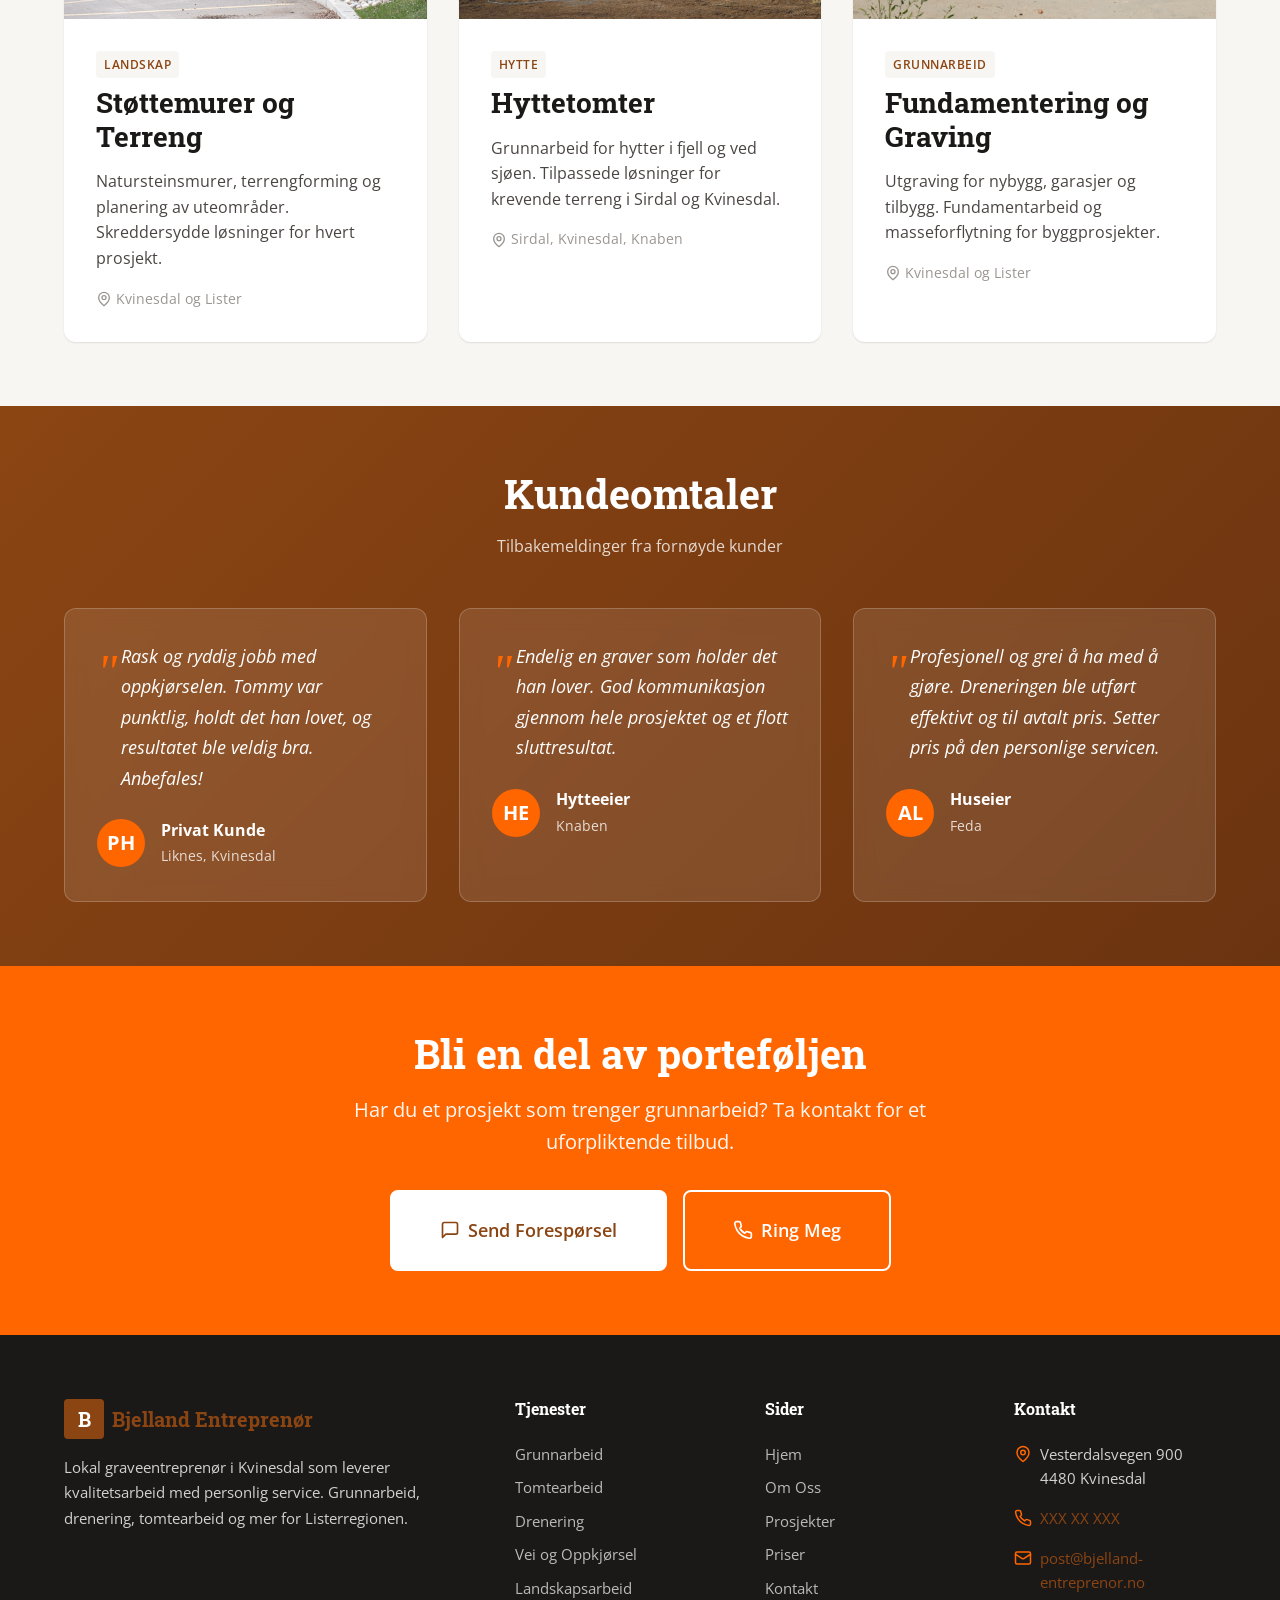
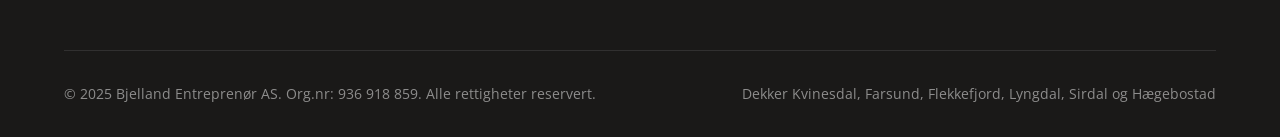
<file: prosjekter.html>
<!DOCTYPE html>
<html lang="nb-NO">
<head>
  <meta charset="UTF-8">
  <meta name="viewport" content="width=device-width, initial-scale=1.0">
  <meta http-equiv="X-UA-Compatible" content="IE=edge">

  <!-- SEO Meta Tags -->
  <title>Prosjekter | Bjelland Entreprenør AS - Utført Grunnarbeid Kvinesdal</title>
  <meta name="description" content="Se eksempler på utført grunnarbeid i Kvinesdal og Listerregionen. Tomtearbeid, drenering, veiarbeid og landskapsarbeid fra Bjelland Entreprenør.">
  <meta name="keywords" content="grunnarbeid prosjekter kvinesdal, drenering lister, tomtearbeid agder, referanser graveentreprenør">
  <meta name="author" content="Bjelland Entreprenør AS">
  <meta name="robots" content="index, follow">

  <!-- Open Graph -->
  <meta property="og:title" content="Prosjekter - Bjelland Entreprenør AS">
  <meta property="og:description" content="Se eksempler på utført grunnarbeid i Kvinesdal og Listerregionen.">
  <meta property="og:type" content="website">
  <meta property="og:locale" content="nb_NO">

  <!-- Favicon -->
  <link rel="icon" type="image/svg+xml" href="data:image/svg+xml,%3Csvg xmlns='http://www.w3.org/2000/svg' viewBox='0 0 100 100'%3E%3Crect fill='%238B4513' width='100' height='100' rx='15'/%3E%3Ctext x='50' y='65' font-size='50' text-anchor='middle' fill='white' font-family='Arial' font-weight='bold'%3EB%3C/text%3E%3C/svg%3E">

  <!-- Fonts -->
  <link rel="preconnect" href="https://fonts.googleapis.com">
  <link rel="preconnect" href="https://fonts.gstatic.com" crossorigin>
  <link href="https://fonts.googleapis.com/css2?family=Open+Sans:wght@400;500;600;700&family=Roboto+Slab:wght@400;500;600;700&display=swap" rel="stylesheet">

  <!-- Stylesheet -->
  <link rel="stylesheet" href="css/style.css">
</head>
<body>
  <!-- Header -->
  <header class="header" id="header">
    <div class="header-inner">
      <a href="index.html" class="logo">
        <span class="logo-icon">B</span>
        <span>Bjelland Entreprenør</span>
      </a>

      <nav class="nav-desktop">
        <ul>
          <li><a href="index.html">Hjem</a></li>
          <li><a href="tjenester.html">Tjenester</a></li>
          <li><a href="om-oss.html">Om Oss</a></li>
          <li><a href="prosjekter.html" class="active">Prosjekter</a></li>
          <li><a href="priser.html">Priser</a></li>
          <li><a href="kontakt.html">Kontakt</a></li>
        </ul>
      </nav>

      <a href="tel:+47XXXXXXXX" class="btn btn-primary btn-sm header-cta">
        <svg xmlns="http://www.w3.org/2000/svg" width="18" height="18" viewBox="0 0 24 24" fill="none" stroke="currentColor" stroke-width="2" stroke-linecap="round" stroke-linejoin="round"><path d="M22 16.92v3a2 2 0 0 1-2.18 2 19.79 19.79 0 0 1-8.63-3.07 19.5 19.5 0 0 1-6-6 19.79 19.79 0 0 1-3.07-8.67A2 2 0 0 1 4.11 2h3a2 2 0 0 1 2 1.72 12.84 12.84 0 0 0 .7 2.81 2 2 0 0 1-.45 2.11L8.09 9.91a16 16 0 0 0 6 6l1.27-1.27a2 2 0 0 1 2.11-.45 12.84 12.84 0 0 0 2.81.7A2 2 0 0 1 22 16.92z"></path></svg>
        Ring Nå
      </a>

      <button class="nav-toggle" id="navToggle" aria-label="Meny">
        <span></span>
        <span></span>
        <span></span>
      </button>
    </div>

    <nav class="nav-mobile" id="navMobile">
      <ul>
        <li><a href="index.html">Hjem</a></li>
        <li><a href="tjenester.html">Tjenester</a></li>
        <li><a href="om-oss.html">Om Oss</a></li>
        <li><a href="prosjekter.html" class="active">Prosjekter</a></li>
        <li><a href="priser.html">Priser</a></li>
        <li><a href="kontakt.html">Kontakt</a></li>
      </ul>
      <a href="tel:+47XXXXXXXX" class="btn btn-primary">Ring Nå</a>
    </nav>
  </header>

  <!-- Page Header -->
  <section class="page-header">
    <div class="container">
      <nav class="breadcrumb">
        <a href="index.html">Hjem</a>
        <span>/</span>
        <span>Prosjekter</span>
      </nav>
      <h1>Våre Prosjekter</h1>
      <p>Se eksempler på utført arbeid i Listerregionen</p>
    </div>
  </section>

  <!-- Projects Introduction -->
  <section class="section bg-white">
    <div class="container container-narrow">
      <div class="text-center">
        <p class="lead">Som et nyetablert firma er jeg i ferd med å bygge opp min portefølje. Her vil du etter hvert finne eksempler på utførte prosjekter i Kvinesdal og omegn.</p>
        <p>Har du et prosjekt som trenger grunnarbeid? Ta kontakt så kan du bli en del av porteføljen min - og få et kvalitetsresultat du kan være stolt av.</p>
      </div>
    </div>
  </section>

  <!-- Project Categories -->
  <section class="section">
    <div class="container">
      <div class="section-header">
        <h2>Prosjektkategorier</h2>
        <p>Jeg utfører arbeider innen flere kategorier</p>
      </div>

      <div class="projects-grid">
        <!-- Tomtearbeid -->
        <div class="project-card">
          <div class="project-image">
            <img src="images/projects/tomtearbeid.jpg" alt="Tomtearbeid og klargjøring av byggeplass" loading="lazy">
          </div>
          <div class="project-content">
            <span class="project-tag">Tomtearbeid</span>
            <h3>Klargjøring av Byggetomter</h3>
            <p>Rydding og klargjøring av tomter for nye boliger og hytter. Planering, fjerning av vegetasjon og forberedelse for bygging.</p>
            <div class="project-location">
              <svg xmlns="http://www.w3.org/2000/svg" width="16" height="16" viewBox="0 0 24 24" fill="none" stroke="currentColor" stroke-width="2" stroke-linecap="round" stroke-linejoin="round"><path d="M20 10c0 6-8 12-8 12s-8-6-8-12a8 8 0 0 1 16 0Z"></path><circle cx="12" cy="10" r="3"></circle></svg>
              Kvinesdal og Lister
            </div>
          </div>
        </div>

        <!-- Drenering -->
        <div class="project-card">
          <div class="project-image">
            <img src="images/projects/drenering.jpg" alt="Dreneringsarbeid og rørlegging" loading="lazy">
          </div>
          <div class="project-content">
            <span class="project-tag">Drenering</span>
            <h3>Dreneringsprosjekter</h3>
            <p>Ny drenering rundt boliger og omlegging av eksisterende systemer. Sikrer tørre kjellere og sunne hus.</p>
            <div class="project-location">
              <svg xmlns="http://www.w3.org/2000/svg" width="16" height="16" viewBox="0 0 24 24" fill="none" stroke="currentColor" stroke-width="2" stroke-linecap="round" stroke-linejoin="round"><path d="M20 10c0 6-8 12-8 12s-8-6-8-12a8 8 0 0 1 16 0Z"></path><circle cx="12" cy="10" r="3"></circle></svg>
              Kvinesdal og Lister
            </div>
          </div>
        </div>

        <!-- Vei og Oppkjørsel -->
        <div class="project-card">
          <div class="project-image">
            <img src="images/projects/vei-oppkjorsel.jpg" alt="Veiarbeid og oppkjørsel" loading="lazy">
          </div>
          <div class="project-content">
            <span class="project-tag">Vei</span>
            <h3>Veier og Oppkjørsler</h3>
            <p>Anlegg og utbedring av private veier og oppkjørsler. Solid grusing og komprimering for langvarig resultat.</p>
            <div class="project-location">
              <svg xmlns="http://www.w3.org/2000/svg" width="16" height="16" viewBox="0 0 24 24" fill="none" stroke="currentColor" stroke-width="2" stroke-linecap="round" stroke-linejoin="round"><path d="M20 10c0 6-8 12-8 12s-8-6-8-12a8 8 0 0 1 16 0Z"></path><circle cx="12" cy="10" r="3"></circle></svg>
              Kvinesdal og Lister
            </div>
          </div>
        </div>

        <!-- Landskapsarbeid -->
        <div class="project-card">
          <div class="project-image">
            <img src="images/projects/landskapsarbeid.jpg" alt="Landskapsarbeid og støttemurer" loading="lazy">
          </div>
          <div class="project-content">
            <span class="project-tag">Landskap</span>
            <h3>Støttemurer og Terreng</h3>
            <p>Natursteinsmurer, terrengforming og planering av uteområder. Skreddersydde løsninger for hvert prosjekt.</p>
            <div class="project-location">
              <svg xmlns="http://www.w3.org/2000/svg" width="16" height="16" viewBox="0 0 24 24" fill="none" stroke="currentColor" stroke-width="2" stroke-linecap="round" stroke-linejoin="round"><path d="M20 10c0 6-8 12-8 12s-8-6-8-12a8 8 0 0 1 16 0Z"></path><circle cx="12" cy="10" r="3"></circle></svg>
              Kvinesdal og Lister
            </div>
          </div>
        </div>

        <!-- Hyttetomter -->
        <div class="project-card">
          <div class="project-image">
            <img src="images/projects/hyttetomter.jpg" alt="Hyttetomter og grunnarbeid i fjell" loading="lazy">
          </div>
          <div class="project-content">
            <span class="project-tag">Hytte</span>
            <h3>Hyttetomter</h3>
            <p>Grunnarbeid for hytter i fjell og ved sjøen. Tilpassede løsninger for krevende terreng i Sirdal og Kvinesdal.</p>
            <div class="project-location">
              <svg xmlns="http://www.w3.org/2000/svg" width="16" height="16" viewBox="0 0 24 24" fill="none" stroke="currentColor" stroke-width="2" stroke-linecap="round" stroke-linejoin="round"><path d="M20 10c0 6-8 12-8 12s-8-6-8-12a8 8 0 0 1 16 0Z"></path><circle cx="12" cy="10" r="3"></circle></svg>
              Sirdal, Kvinesdal, Knaben
            </div>
          </div>
        </div>

        <!-- Grunnarbeid -->
        <div class="project-card">
          <div class="project-image">
            <img src="images/projects/grunnarbeid.jpg" alt="Grunnarbeid og fundamentering" loading="lazy">
          </div>
          <div class="project-content">
            <span class="project-tag">Grunnarbeid</span>
            <h3>Fundamentering og Graving</h3>
            <p>Utgraving for nybygg, garasjer og tilbygg. Fundamentarbeid og masseforflytning for byggprosjekter.</p>
            <div class="project-location">
              <svg xmlns="http://www.w3.org/2000/svg" width="16" height="16" viewBox="0 0 24 24" fill="none" stroke="currentColor" stroke-width="2" stroke-linecap="round" stroke-linejoin="round"><path d="M20 10c0 6-8 12-8 12s-8-6-8-12a8 8 0 0 1 16 0Z"></path><circle cx="12" cy="10" r="3"></circle></svg>
              Kvinesdal og Lister
            </div>
          </div>
        </div>
      </div>
    </div>
  </section>

  <!-- Testimonials -->
  <section class="section testimonials">
    <div class="container">
      <div class="section-header">
        <h2>Kundeomtaler</h2>
        <p>Tilbakemeldinger fra fornøyde kunder</p>
      </div>

      <div class="testimonial-grid">
        <div class="testimonial-card">
          <p class="testimonial-quote">Rask og ryddig jobb med oppkjørselen. Tommy var punktlig, holdt det han lovet, og resultatet ble veldig bra. Anbefales!</p>
          <div class="testimonial-author">
            <div class="testimonial-avatar">PH</div>
            <div class="testimonial-info">
              <strong>Privat Kunde</strong>
              <span>Liknes, Kvinesdal</span>
            </div>
          </div>
        </div>

        <div class="testimonial-card">
          <p class="testimonial-quote">Endelig en graver som holder det han lover. God kommunikasjon gjennom hele prosjektet og et flott sluttresultat.</p>
          <div class="testimonial-author">
            <div class="testimonial-avatar">HE</div>
            <div class="testimonial-info">
              <strong>Hytteeier</strong>
              <span>Knaben</span>
            </div>
          </div>
        </div>

        <div class="testimonial-card">
          <p class="testimonial-quote">Profesjonell og grei å ha med å gjøre. Dreneringen ble utført effektivt og til avtalt pris. Setter pris på den personlige servicen.</p>
          <div class="testimonial-author">
            <div class="testimonial-avatar">AL</div>
            <div class="testimonial-info">
              <strong>Huseier</strong>
              <span>Feda</span>
            </div>
          </div>
        </div>
      </div>
    </div>
  </section>

  <!-- CTA Section -->
  <section class="section cta-section">
    <div class="container">
      <h2>Bli en del av porteføljen</h2>
      <p>Har du et prosjekt som trenger grunnarbeid? Ta kontakt for et uforpliktende tilbud.</p>
      <div class="cta-buttons">
        <a href="kontakt.html" class="btn btn-white btn-lg">
          <svg xmlns="http://www.w3.org/2000/svg" width="20" height="20" viewBox="0 0 24 24" fill="none" stroke="currentColor" stroke-width="2" stroke-linecap="round" stroke-linejoin="round"><path d="M21 15a2 2 0 0 1-2 2H7l-4 4V5a2 2 0 0 1 2-2h14a2 2 0 0 1 2 2z"></path></svg>
          Send Forespørsel
        </a>
        <a href="tel:+47XXXXXXXX" class="btn btn-outline btn-lg" style="border-color: white; color: white;">
          <svg xmlns="http://www.w3.org/2000/svg" width="20" height="20" viewBox="0 0 24 24" fill="none" stroke="currentColor" stroke-width="2" stroke-linecap="round" stroke-linejoin="round"><path d="M22 16.92v3a2 2 0 0 1-2.18 2 19.79 19.79 0 0 1-8.63-3.07 19.5 19.5 0 0 1-6-6 19.79 19.79 0 0 1-3.07-8.67A2 2 0 0 1 4.11 2h3a2 2 0 0 1 2 1.72 12.84 12.84 0 0 0 .7 2.81 2 2 0 0 1-.45 2.11L8.09 9.91a16 16 0 0 0 6 6l1.27-1.27a2 2 0 0 1 2.11-.45 12.84 12.84 0 0 0 2.81.7A2 2 0 0 1 22 16.92z"></path></svg>
          Ring Meg
        </a>
      </div>
    </div>
  </section>

  <!-- Footer -->
  <footer class="footer">
    <div class="container">
      <div class="footer-grid">
        <div class="footer-brand">
          <a href="index.html" class="logo">
            <span class="logo-icon">B</span>
            <span>Bjelland Entreprenør</span>
          </a>
          <p>Lokal graveentreprenør i Kvinesdal som leverer kvalitetsarbeid med personlig service. Grunnarbeid, drenering, tomtearbeid og mer for Listerregionen.</p>
        </div>

        <div>
          <h4>Tjenester</h4>
          <ul class="footer-links">
            <li><a href="tjenester.html#grunnarbeid">Grunnarbeid</a></li>
            <li><a href="tjenester.html#tomtearbeid">Tomtearbeid</a></li>
            <li><a href="tjenester.html#drenering">Drenering</a></li>
            <li><a href="tjenester.html#vei">Vei og Oppkjørsel</a></li>
            <li><a href="tjenester.html#landskap">Landskapsarbeid</a></li>
          </ul>
        </div>

        <div>
          <h4>Sider</h4>
          <ul class="footer-links">
            <li><a href="index.html">Hjem</a></li>
            <li><a href="om-oss.html">Om Oss</a></li>
            <li><a href="prosjekter.html">Prosjekter</a></li>
            <li><a href="priser.html">Priser</a></li>
            <li><a href="kontakt.html">Kontakt</a></li>
          </ul>
        </div>

        <div>
          <h4>Kontakt</h4>
          <div class="footer-contact">
            <div class="footer-contact-item">
              <svg xmlns="http://www.w3.org/2000/svg" width="18" height="18" viewBox="0 0 24 24" fill="none" stroke="currentColor" stroke-width="2" stroke-linecap="round" stroke-linejoin="round"><path d="M20 10c0 6-8 12-8 12s-8-6-8-12a8 8 0 0 1 16 0Z"></path><circle cx="12" cy="10" r="3"></circle></svg>
              <span>Vesterdalsvegen 900<br>4480 Kvinesdal</span>
            </div>
            <div class="footer-contact-item">
              <svg xmlns="http://www.w3.org/2000/svg" width="18" height="18" viewBox="0 0 24 24" fill="none" stroke="currentColor" stroke-width="2" stroke-linecap="round" stroke-linejoin="round"><path d="M22 16.92v3a2 2 0 0 1-2.18 2 19.79 19.79 0 0 1-8.63-3.07 19.5 19.5 0 0 1-6-6 19.79 19.79 0 0 1-3.07-8.67A2 2 0 0 1 4.11 2h3a2 2 0 0 1 2 1.72 12.84 12.84 0 0 0 .7 2.81 2 2 0 0 1-.45 2.11L8.09 9.91a16 16 0 0 0 6 6l1.27-1.27a2 2 0 0 1 2.11-.45 12.84 12.84 0 0 0 2.81.7A2 2 0 0 1 22 16.92z"></path></svg>
              <a href="tel:+47XXXXXXXX">XXX XX XXX</a>
            </div>
            <div class="footer-contact-item">
              <svg xmlns="http://www.w3.org/2000/svg" width="18" height="18" viewBox="0 0 24 24" fill="none" stroke="currentColor" stroke-width="2" stroke-linecap="round" stroke-linejoin="round"><rect width="20" height="16" x="2" y="4" rx="2"></rect><path d="m22 7-8.97 5.7a1.94 1.94 0 0 1-2.06 0L2 7"></path></svg>
              <a href="mailto:post@bjelland-entreprenor.no">post@bjelland-entreprenor.no</a>
            </div>
          </div>
        </div>
      </div>

      <div class="footer-bottom">
        <p>&copy; 2025 Bjelland Entreprenør AS. Org.nr: 936 918 859. Alle rettigheter reservert.</p>
        <p>Dekker Kvinesdal, Farsund, Flekkefjord, Lyngdal, Sirdal og Hægebostad</p>
      </div>
    </div>
  </footer>

  <!-- JavaScript -->
  <script src="js/main.js"></script>
</body>
</html>
</file>
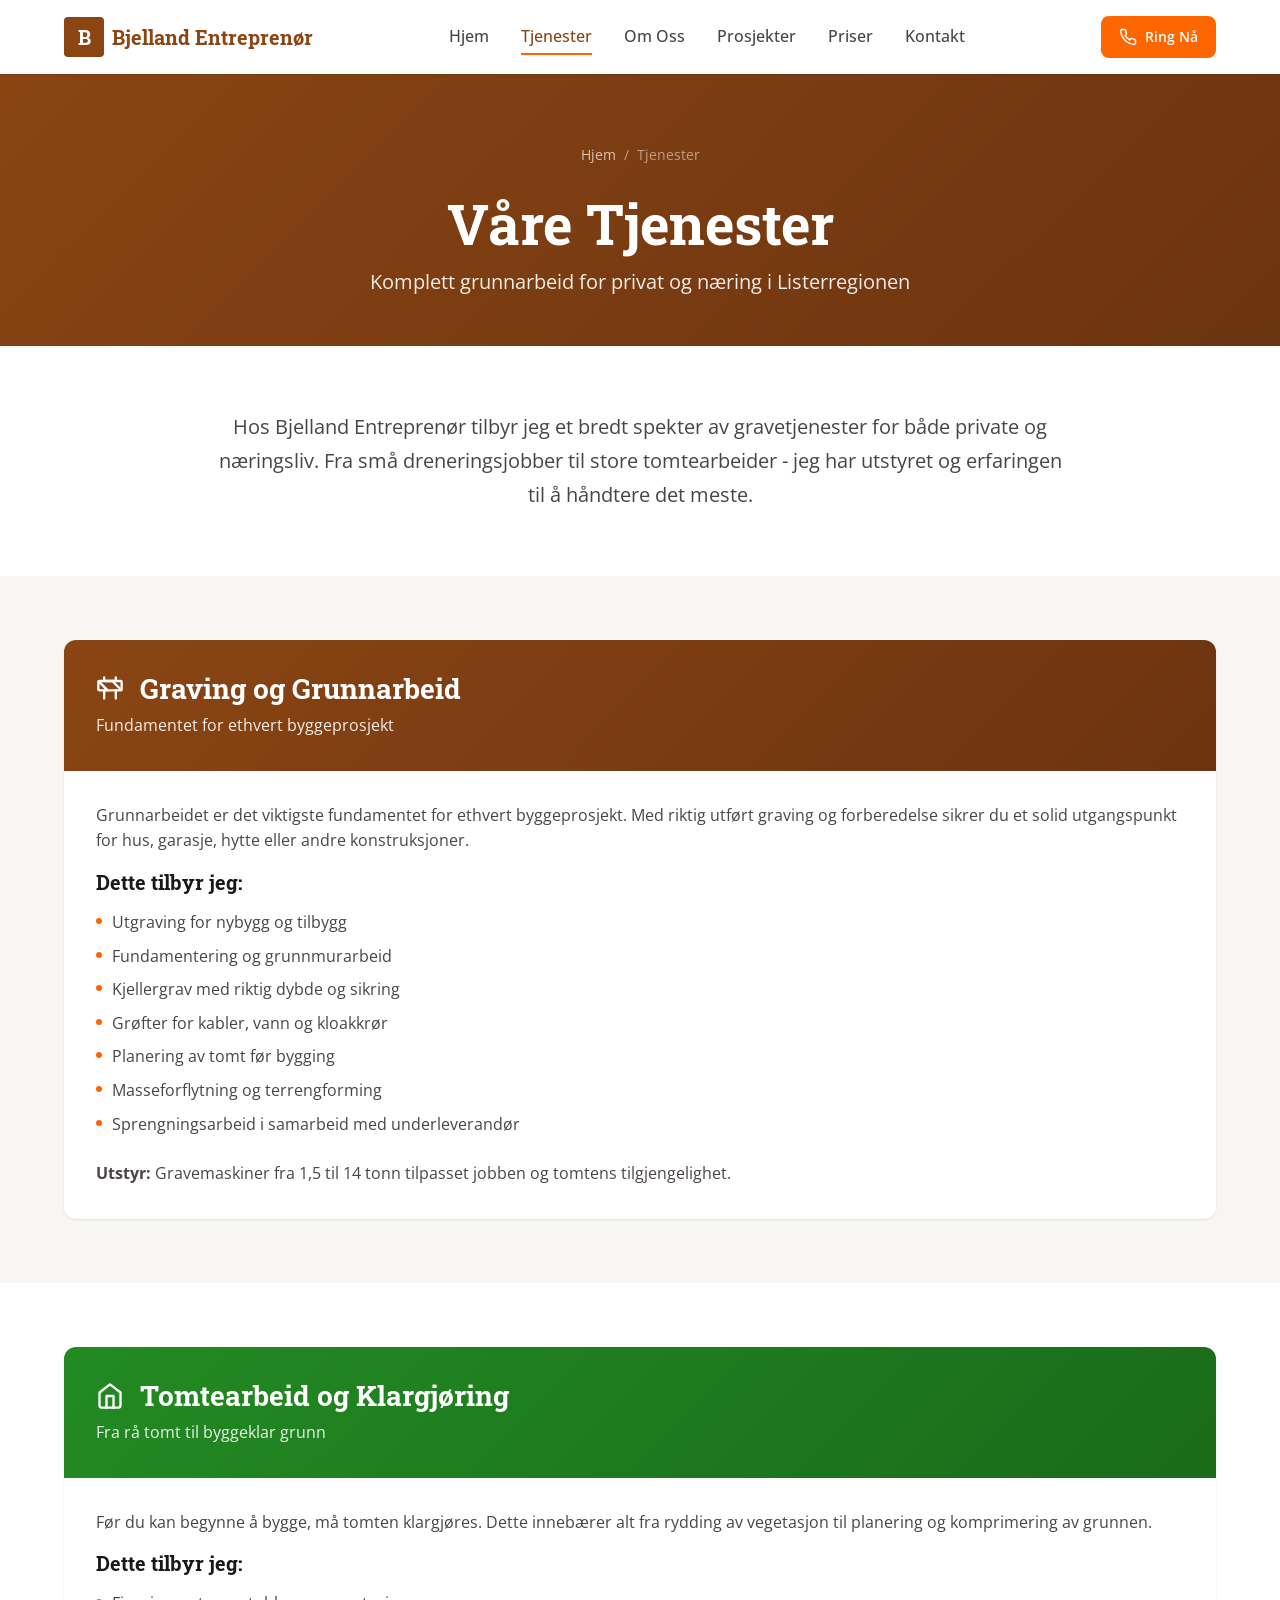
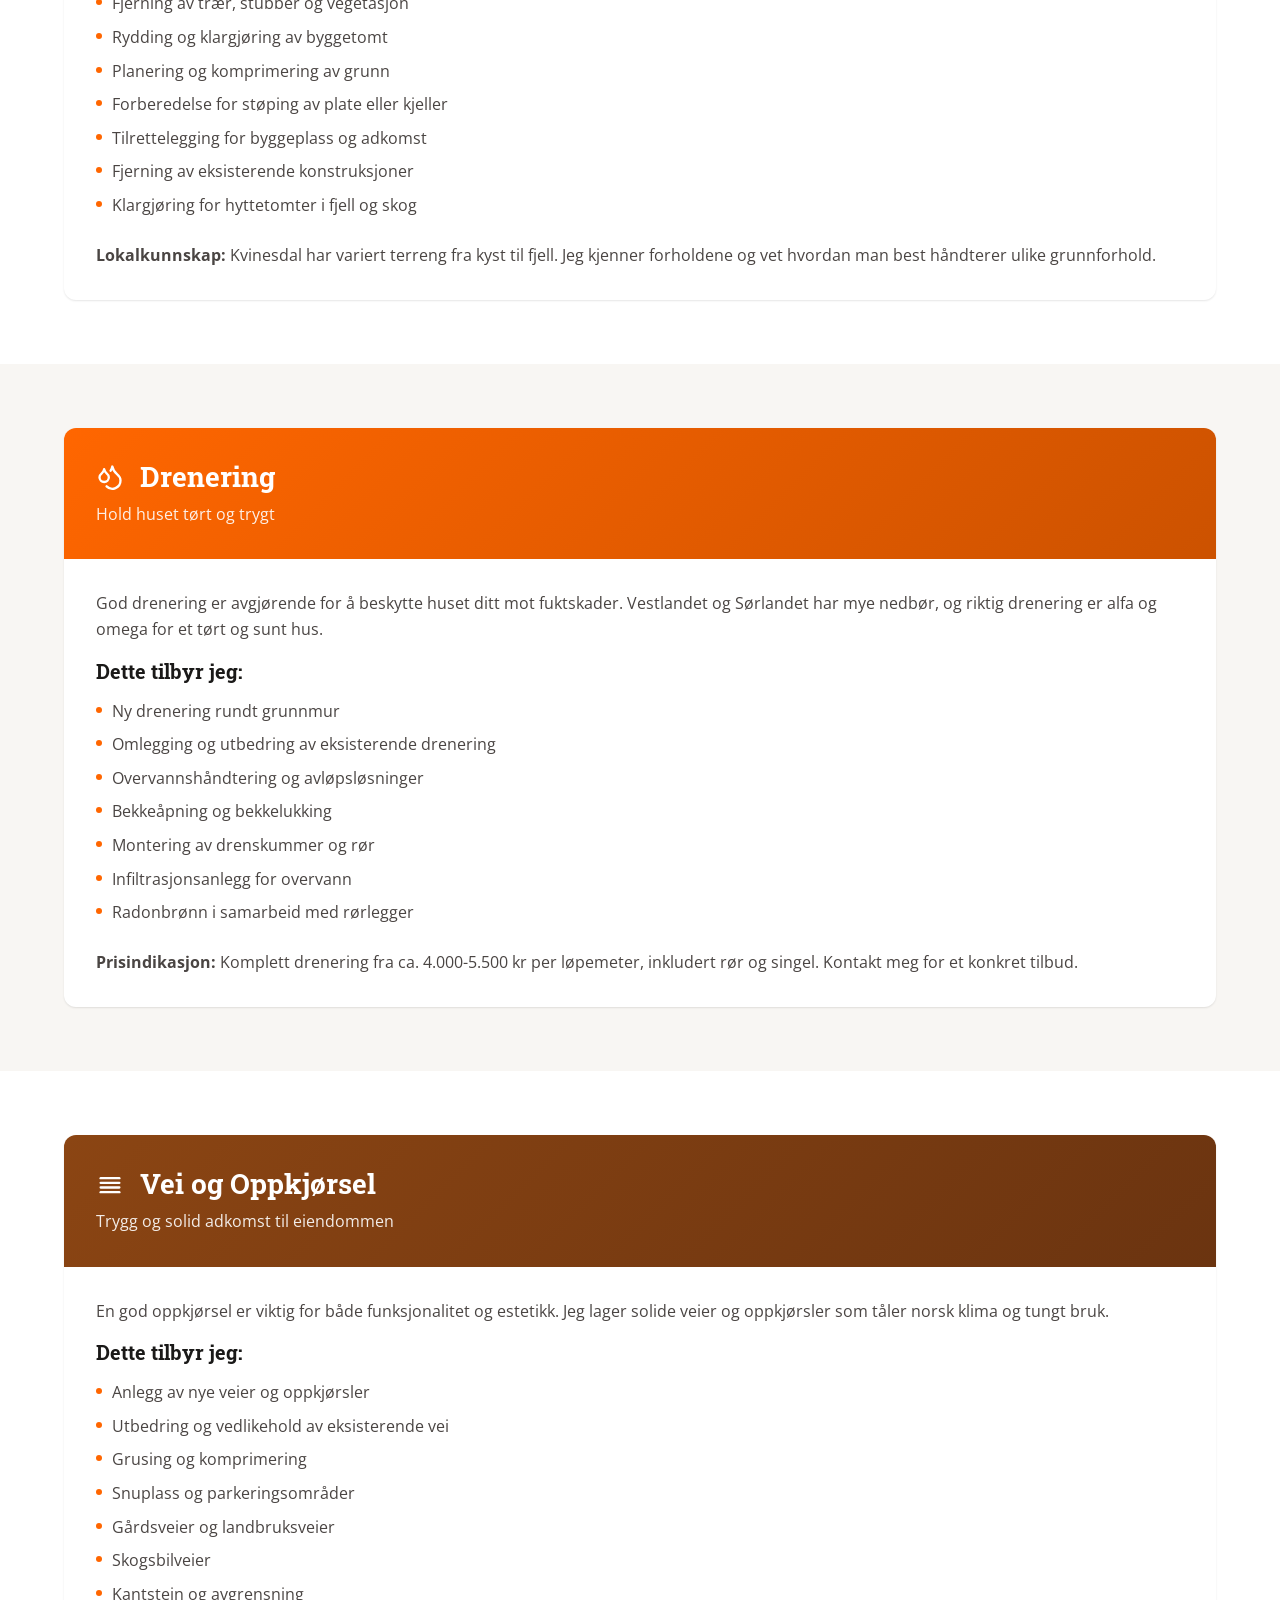
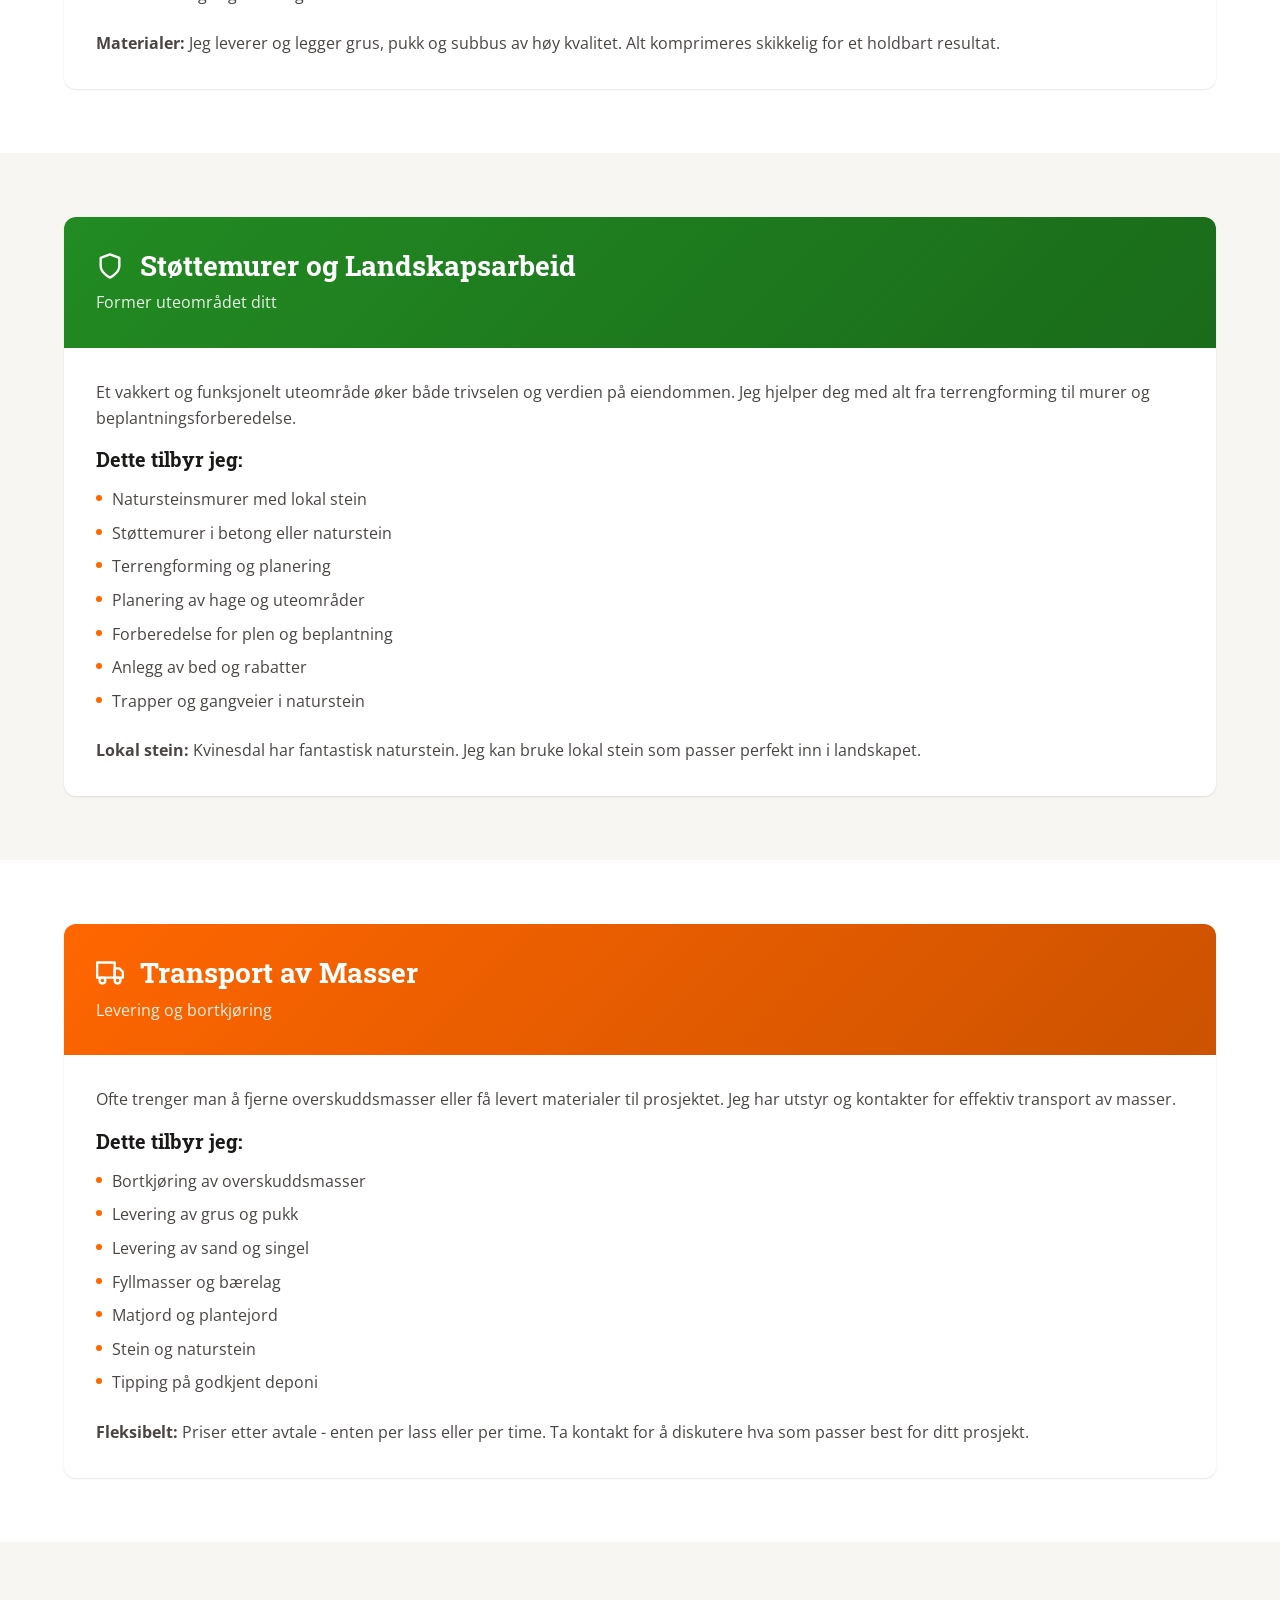
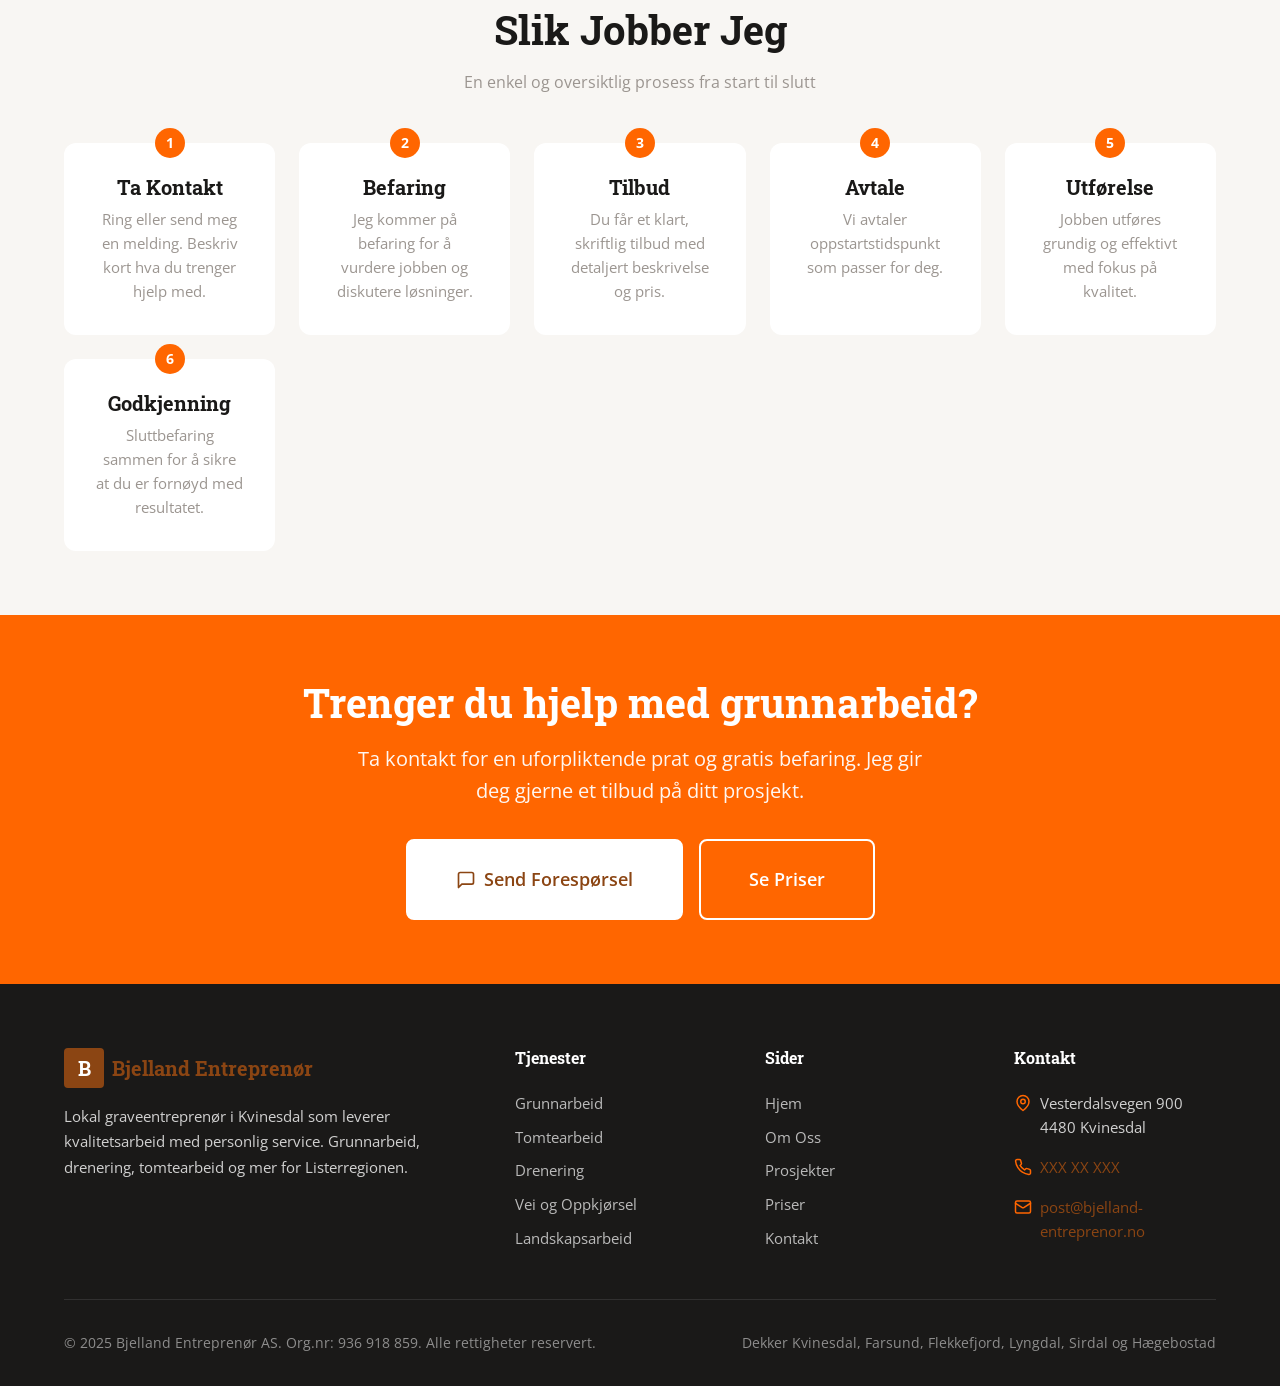
<file: tjenester.html>
<!DOCTYPE html>
<html lang="nb-NO">
<head>
  <meta charset="UTF-8">
  <meta name="viewport" content="width=device-width, initial-scale=1.0">
  <meta http-equiv="X-UA-Compatible" content="IE=edge">

  <!-- SEO Meta Tags -->
  <title>Grunnarbeid og Graving Kvinesdal | Tjenester | Bjelland Entreprenør</title>
  <meta name="description" content="Komplett oversikt over gravetjenester i Kvinesdal og Lister. Tomtearbeid, drenering, veiarbeid og landskapsarbeid. Få tilbud i dag!">
  <meta name="keywords" content="grunnarbeid kvinesdal, tomtearbeid lister, drenering agder, veiarbeid flekkefjord, graving farsund, landskapsarbeid lyngdal">
  <meta name="author" content="Bjelland Entreprenør AS">
  <meta name="robots" content="index, follow">

  <!-- Open Graph -->
  <meta property="og:title" content="Tjenester - Bjelland Entreprenør AS">
  <meta property="og:description" content="Komplett oversikt over gravetjenester i Kvinesdal og Lister. Tomtearbeid, drenering, veiarbeid og landskapsarbeid.">
  <meta property="og:type" content="website">
  <meta property="og:locale" content="nb_NO">

  <!-- Favicon -->
  <link rel="icon" type="image/svg+xml" href="data:image/svg+xml,%3Csvg xmlns='http://www.w3.org/2000/svg' viewBox='0 0 100 100'%3E%3Crect fill='%238B4513' width='100' height='100' rx='15'/%3E%3Ctext x='50' y='65' font-size='50' text-anchor='middle' fill='white' font-family='Arial' font-weight='bold'%3EB%3C/text%3E%3C/svg%3E">

  <!-- Fonts -->
  <link rel="preconnect" href="https://fonts.googleapis.com">
  <link rel="preconnect" href="https://fonts.gstatic.com" crossorigin>
  <link href="https://fonts.googleapis.com/css2?family=Open+Sans:wght@400;500;600;700&family=Roboto+Slab:wght@400;500;600;700&display=swap" rel="stylesheet">

  <!-- Stylesheet -->
  <link rel="stylesheet" href="css/style.css">
</head>
<body>
  <!-- Header -->
  <header class="header" id="header">
    <div class="header-inner">
      <a href="index.html" class="logo">
        <span class="logo-icon">B</span>
        <span>Bjelland Entreprenør</span>
      </a>

      <nav class="nav-desktop">
        <ul>
          <li><a href="index.html">Hjem</a></li>
          <li><a href="tjenester.html" class="active">Tjenester</a></li>
          <li><a href="om-oss.html">Om Oss</a></li>
          <li><a href="prosjekter.html">Prosjekter</a></li>
          <li><a href="priser.html">Priser</a></li>
          <li><a href="kontakt.html">Kontakt</a></li>
        </ul>
      </nav>

      <a href="tel:+47XXXXXXXX" class="btn btn-primary btn-sm header-cta">
        <svg xmlns="http://www.w3.org/2000/svg" width="18" height="18" viewBox="0 0 24 24" fill="none" stroke="currentColor" stroke-width="2" stroke-linecap="round" stroke-linejoin="round"><path d="M22 16.92v3a2 2 0 0 1-2.18 2 19.79 19.79 0 0 1-8.63-3.07 19.5 19.5 0 0 1-6-6 19.79 19.79 0 0 1-3.07-8.67A2 2 0 0 1 4.11 2h3a2 2 0 0 1 2 1.72 12.84 12.84 0 0 0 .7 2.81 2 2 0 0 1-.45 2.11L8.09 9.91a16 16 0 0 0 6 6l1.27-1.27a2 2 0 0 1 2.11-.45 12.84 12.84 0 0 0 2.81.7A2 2 0 0 1 22 16.92z"></path></svg>
        Ring Nå
      </a>

      <button class="nav-toggle" id="navToggle" aria-label="Meny">
        <span></span>
        <span></span>
        <span></span>
      </button>
    </div>

    <nav class="nav-mobile" id="navMobile">
      <ul>
        <li><a href="index.html">Hjem</a></li>
        <li><a href="tjenester.html" class="active">Tjenester</a></li>
        <li><a href="om-oss.html">Om Oss</a></li>
        <li><a href="prosjekter.html">Prosjekter</a></li>
        <li><a href="priser.html">Priser</a></li>
        <li><a href="kontakt.html">Kontakt</a></li>
      </ul>
      <a href="tel:+47XXXXXXXX" class="btn btn-primary">Ring Nå</a>
    </nav>
  </header>

  <!-- Page Header -->
  <section class="page-header">
    <div class="container">
      <nav class="breadcrumb">
        <a href="index.html">Hjem</a>
        <span>/</span>
        <span>Tjenester</span>
      </nav>
      <h1>Våre Tjenester</h1>
      <p>Komplett grunnarbeid for privat og næring i Listerregionen</p>
    </div>
  </section>

  <!-- Services Introduction -->
  <section class="section bg-white">
    <div class="container container-narrow">
      <div class="text-center">
        <p class="lead">Hos Bjelland Entreprenør tilbyr jeg et bredt spekter av gravetjenester for både private og næringsliv. Fra små dreneringsjobber til store tomtearbeider - jeg har utstyret og erfaringen til å håndtere det meste.</p>
      </div>
    </div>
  </section>

  <!-- Service 1: Graving og Grunnarbeid -->
  <section class="section" id="grunnarbeid">
    <div class="container">
      <div class="service-detail">
        <div class="service-detail-header">
          <h3>
            <svg xmlns="http://www.w3.org/2000/svg" width="28" height="28" viewBox="0 0 24 24" fill="none" stroke="currentColor" stroke-width="2" stroke-linecap="round" stroke-linejoin="round"><rect x="2" y="6" width="20" height="8" rx="1"></rect><path d="M17 14v7"></path><path d="M7 14v7"></path><path d="M17 3v3"></path><path d="M7 3v3"></path><path d="M10 14 2.3 6.3"></path><path d="m14 6 7.7 7.7"></path><path d="M8 6h8"></path></svg>
            Graving og Grunnarbeid
          </h3>
          <p>Fundamentet for ethvert byggeprosjekt</p>
        </div>
        <div class="service-detail-body">
          <p>Grunnarbeidet er det viktigste fundamentet for ethvert byggeprosjekt. Med riktig utført graving og forberedelse sikrer du et solid utgangspunkt for hus, garasje, hytte eller andre konstruksjoner.</p>
          <h4>Dette tilbyr jeg:</h4>
          <ul>
            <li>Utgraving for nybygg og tilbygg</li>
            <li>Fundamentering og grunnmurarbeid</li>
            <li>Kjellergrav med riktig dybde og sikring</li>
            <li>Grøfter for kabler, vann og kloakkrør</li>
            <li>Planering av tomt før bygging</li>
            <li>Masseforflytning og terrengforming</li>
            <li>Sprengningsarbeid i samarbeid med underleverandør</li>
          </ul>
          <p class="mt-lg"><strong>Utstyr:</strong> Gravemaskiner fra 1,5 til 14 tonn tilpasset jobben og tomtens tilgjengelighet.</p>
        </div>
      </div>
    </div>
  </section>

  <!-- Service 2: Tomtearbeid -->
  <section class="section bg-white" id="tomtearbeid">
    <div class="container">
      <div class="service-detail">
        <div class="service-detail-header" style="background: linear-gradient(135deg, #228B22 0%, #1A6B1A 100%);">
          <h3>
            <svg xmlns="http://www.w3.org/2000/svg" width="28" height="28" viewBox="0 0 24 24" fill="none" stroke="currentColor" stroke-width="2" stroke-linecap="round" stroke-linejoin="round"><path d="M3 9l9-7 9 7v11a2 2 0 0 1-2 2H5a2 2 0 0 1-2-2z"></path><polyline points="9 22 9 12 15 12 15 22"></polyline></svg>
            Tomtearbeid og Klargjøring
          </h3>
          <p>Fra rå tomt til byggeklar grunn</p>
        </div>
        <div class="service-detail-body">
          <p>Før du kan begynne å bygge, må tomten klargjøres. Dette innebærer alt fra rydding av vegetasjon til planering og komprimering av grunnen.</p>
          <h4>Dette tilbyr jeg:</h4>
          <ul>
            <li>Fjerning av trær, stubber og vegetasjon</li>
            <li>Rydding og klargjøring av byggetomt</li>
            <li>Planering og komprimering av grunn</li>
            <li>Forberedelse for støping av plate eller kjeller</li>
            <li>Tilrettelegging for byggeplass og adkomst</li>
            <li>Fjerning av eksisterende konstruksjoner</li>
            <li>Klargjøring for hyttetomter i fjell og skog</li>
          </ul>
          <p class="mt-lg"><strong>Lokalkunnskap:</strong> Kvinesdal har variert terreng fra kyst til fjell. Jeg kjenner forholdene og vet hvordan man best håndterer ulike grunnforhold.</p>
        </div>
      </div>
    </div>
  </section>

  <!-- Service 3: Drenering -->
  <section class="section" id="drenering">
    <div class="container">
      <div class="service-detail">
        <div class="service-detail-header" style="background: linear-gradient(135deg, #FF6600 0%, #CC5200 100%);">
          <h3>
            <svg xmlns="http://www.w3.org/2000/svg" width="28" height="28" viewBox="0 0 24 24" fill="none" stroke="currentColor" stroke-width="2" stroke-linecap="round" stroke-linejoin="round"><path d="M7 16.3c2.2 0 4-1.83 4-4.05 0-1.16-.57-2.26-1.71-3.19S7.29 6.75 7 5.3c-.29 1.45-1.14 2.84-2.29 3.76S3 11.1 3 12.25c0 2.22 1.8 4.05 4 4.05z"></path><path d="M12.56 6.6A10.97 10.97 0 0 0 14 3.02c.5 2.5 2 4.9 4 6.5s3 3.5 3 5.5a6.98 6.98 0 0 1-11.91 4.97"></path></svg>
            Drenering
          </h3>
          <p>Hold huset tørt og trygt</p>
        </div>
        <div class="service-detail-body">
          <p>God drenering er avgjørende for å beskytte huset ditt mot fuktskader. Vestlandet og Sørlandet har mye nedbør, og riktig drenering er alfa og omega for et tørt og sunt hus.</p>
          <h4>Dette tilbyr jeg:</h4>
          <ul>
            <li>Ny drenering rundt grunnmur</li>
            <li>Omlegging og utbedring av eksisterende drenering</li>
            <li>Overvannshåndtering og avløpsløsninger</li>
            <li>Bekkeåpning og bekkelukking</li>
            <li>Montering av drenskummer og rør</li>
            <li>Infiltrasjonsanlegg for overvann</li>
            <li>Radonbrønn i samarbeid med rørlegger</li>
          </ul>
          <p class="mt-lg"><strong>Prisindikasjon:</strong> Komplett drenering fra ca. 4.000-5.500 kr per løpemeter, inkludert rør og singel. Kontakt meg for et konkret tilbud.</p>
        </div>
      </div>
    </div>
  </section>

  <!-- Service 4: Vei og Oppkjørsel -->
  <section class="section bg-white" id="vei">
    <div class="container">
      <div class="service-detail">
        <div class="service-detail-header">
          <h3>
            <svg xmlns="http://www.w3.org/2000/svg" width="28" height="28" viewBox="0 0 24 24" fill="none" stroke="currentColor" stroke-width="2" stroke-linecap="round" stroke-linejoin="round"><path d="M4 19h16"></path><path d="M4 15h16"></path><path d="M4 11h16"></path><path d="M4 7h16"></path></svg>
            Vei og Oppkjørsel
          </h3>
          <p>Trygg og solid adkomst til eiendommen</p>
        </div>
        <div class="service-detail-body">
          <p>En god oppkjørsel er viktig for både funksjonalitet og estetikk. Jeg lager solide veier og oppkjørsler som tåler norsk klima og tungt bruk.</p>
          <h4>Dette tilbyr jeg:</h4>
          <ul>
            <li>Anlegg av nye veier og oppkjørsler</li>
            <li>Utbedring og vedlikehold av eksisterende vei</li>
            <li>Grusing og komprimering</li>
            <li>Snuplass og parkeringsområder</li>
            <li>Gårdsveier og landbruksveier</li>
            <li>Skogsbilveier</li>
            <li>Kantstein og avgrensning</li>
          </ul>
          <p class="mt-lg"><strong>Materialer:</strong> Jeg leverer og legger grus, pukk og subbus av høy kvalitet. Alt komprimeres skikkelig for et holdbart resultat.</p>
        </div>
      </div>
    </div>
  </section>

  <!-- Service 5: Landskapsarbeid -->
  <section class="section" id="landskap">
    <div class="container">
      <div class="service-detail">
        <div class="service-detail-header" style="background: linear-gradient(135deg, #228B22 0%, #1A6B1A 100%);">
          <h3>
            <svg xmlns="http://www.w3.org/2000/svg" width="28" height="28" viewBox="0 0 24 24" fill="none" stroke="currentColor" stroke-width="2" stroke-linecap="round" stroke-linejoin="round"><path d="M12 22s8-4 8-10V5l-8-3-8 3v7c0 6 8 10 8 10z"></path></svg>
            Støttemurer og Landskapsarbeid
          </h3>
          <p>Former uteområdet ditt</p>
        </div>
        <div class="service-detail-body">
          <p>Et vakkert og funksjonelt uteområde øker både trivselen og verdien på eiendommen. Jeg hjelper deg med alt fra terrengforming til murer og beplantningsforberedelse.</p>
          <h4>Dette tilbyr jeg:</h4>
          <ul>
            <li>Natursteinsmurer med lokal stein</li>
            <li>Støttemurer i betong eller naturstein</li>
            <li>Terrengforming og planering</li>
            <li>Planering av hage og uteområder</li>
            <li>Forberedelse for plen og beplantning</li>
            <li>Anlegg av bed og rabatter</li>
            <li>Trapper og gangveier i naturstein</li>
          </ul>
          <p class="mt-lg"><strong>Lokal stein:</strong> Kvinesdal har fantastisk naturstein. Jeg kan bruke lokal stein som passer perfekt inn i landskapet.</p>
        </div>
      </div>
    </div>
  </section>

  <!-- Service 6: Transport -->
  <section class="section bg-white" id="transport">
    <div class="container">
      <div class="service-detail">
        <div class="service-detail-header" style="background: linear-gradient(135deg, #FF6600 0%, #CC5200 100%);">
          <h3>
            <svg xmlns="http://www.w3.org/2000/svg" width="28" height="28" viewBox="0 0 24 24" fill="none" stroke="currentColor" stroke-width="2" stroke-linecap="round" stroke-linejoin="round"><rect x="1" y="3" width="15" height="13"></rect><polygon points="16 8 20 8 23 11 23 16 16 16 16 8"></polygon><circle cx="5.5" cy="18.5" r="2.5"></circle><circle cx="18.5" cy="18.5" r="2.5"></circle></svg>
            Transport av Masser
          </h3>
          <p>Levering og bortkjøring</p>
        </div>
        <div class="service-detail-body">
          <p>Ofte trenger man å fjerne overskuddsmasser eller få levert materialer til prosjektet. Jeg har utstyr og kontakter for effektiv transport av masser.</p>
          <h4>Dette tilbyr jeg:</h4>
          <ul>
            <li>Bortkjøring av overskuddsmasser</li>
            <li>Levering av grus og pukk</li>
            <li>Levering av sand og singel</li>
            <li>Fyllmasser og bærelag</li>
            <li>Matjord og plantejord</li>
            <li>Stein og naturstein</li>
            <li>Tipping på godkjent deponi</li>
          </ul>
          <p class="mt-lg"><strong>Fleksibelt:</strong> Priser etter avtale - enten per lass eller per time. Ta kontakt for å diskutere hva som passer best for ditt prosjekt.</p>
        </div>
      </div>
    </div>
  </section>

  <!-- Process Section -->
  <section class="section">
    <div class="container">
      <div class="section-header">
        <h2>Slik Jobber Jeg</h2>
        <p>En enkel og oversiktlig prosess fra start til slutt</p>
      </div>

      <div class="process-steps">
        <div class="process-step">
          <h4>Ta Kontakt</h4>
          <p>Ring eller send meg en melding. Beskriv kort hva du trenger hjelp med.</p>
        </div>
        <div class="process-step">
          <h4>Befaring</h4>
          <p>Jeg kommer på befaring for å vurdere jobben og diskutere løsninger.</p>
        </div>
        <div class="process-step">
          <h4>Tilbud</h4>
          <p>Du får et klart, skriftlig tilbud med detaljert beskrivelse og pris.</p>
        </div>
        <div class="process-step">
          <h4>Avtale</h4>
          <p>Vi avtaler oppstartstidspunkt som passer for deg.</p>
        </div>
        <div class="process-step">
          <h4>Utførelse</h4>
          <p>Jobben utføres grundig og effektivt med fokus på kvalitet.</p>
        </div>
        <div class="process-step">
          <h4>Godkjenning</h4>
          <p>Sluttbefaring sammen for å sikre at du er fornøyd med resultatet.</p>
        </div>
      </div>
    </div>
  </section>

  <!-- CTA Section -->
  <section class="section cta-section">
    <div class="container">
      <h2>Trenger du hjelp med grunnarbeid?</h2>
      <p>Ta kontakt for en uforpliktende prat og gratis befaring. Jeg gir deg gjerne et tilbud på ditt prosjekt.</p>
      <div class="cta-buttons">
        <a href="kontakt.html" class="btn btn-white btn-lg">
          <svg xmlns="http://www.w3.org/2000/svg" width="20" height="20" viewBox="0 0 24 24" fill="none" stroke="currentColor" stroke-width="2" stroke-linecap="round" stroke-linejoin="round"><path d="M21 15a2 2 0 0 1-2 2H7l-4 4V5a2 2 0 0 1 2-2h14a2 2 0 0 1 2 2z"></path></svg>
          Send Forespørsel
        </a>
        <a href="priser.html" class="btn btn-outline btn-lg" style="border-color: white; color: white;">
          Se Priser
        </a>
      </div>
    </div>
  </section>

  <!-- Footer -->
  <footer class="footer">
    <div class="container">
      <div class="footer-grid">
        <div class="footer-brand">
          <a href="index.html" class="logo">
            <span class="logo-icon">B</span>
            <span>Bjelland Entreprenør</span>
          </a>
          <p>Lokal graveentreprenør i Kvinesdal som leverer kvalitetsarbeid med personlig service. Grunnarbeid, drenering, tomtearbeid og mer for Listerregionen.</p>
        </div>

        <div>
          <h4>Tjenester</h4>
          <ul class="footer-links">
            <li><a href="tjenester.html#grunnarbeid">Grunnarbeid</a></li>
            <li><a href="tjenester.html#tomtearbeid">Tomtearbeid</a></li>
            <li><a href="tjenester.html#drenering">Drenering</a></li>
            <li><a href="tjenester.html#vei">Vei og Oppkjørsel</a></li>
            <li><a href="tjenester.html#landskap">Landskapsarbeid</a></li>
          </ul>
        </div>

        <div>
          <h4>Sider</h4>
          <ul class="footer-links">
            <li><a href="index.html">Hjem</a></li>
            <li><a href="om-oss.html">Om Oss</a></li>
            <li><a href="prosjekter.html">Prosjekter</a></li>
            <li><a href="priser.html">Priser</a></li>
            <li><a href="kontakt.html">Kontakt</a></li>
          </ul>
        </div>

        <div>
          <h4>Kontakt</h4>
          <div class="footer-contact">
            <div class="footer-contact-item">
              <svg xmlns="http://www.w3.org/2000/svg" width="18" height="18" viewBox="0 0 24 24" fill="none" stroke="currentColor" stroke-width="2" stroke-linecap="round" stroke-linejoin="round"><path d="M20 10c0 6-8 12-8 12s-8-6-8-12a8 8 0 0 1 16 0Z"></path><circle cx="12" cy="10" r="3"></circle></svg>
              <span>Vesterdalsvegen 900<br>4480 Kvinesdal</span>
            </div>
            <div class="footer-contact-item">
              <svg xmlns="http://www.w3.org/2000/svg" width="18" height="18" viewBox="0 0 24 24" fill="none" stroke="currentColor" stroke-width="2" stroke-linecap="round" stroke-linejoin="round"><path d="M22 16.92v3a2 2 0 0 1-2.18 2 19.79 19.79 0 0 1-8.63-3.07 19.5 19.5 0 0 1-6-6 19.79 19.79 0 0 1-3.07-8.67A2 2 0 0 1 4.11 2h3a2 2 0 0 1 2 1.72 12.84 12.84 0 0 0 .7 2.81 2 2 0 0 1-.45 2.11L8.09 9.91a16 16 0 0 0 6 6l1.27-1.27a2 2 0 0 1 2.11-.45 12.84 12.84 0 0 0 2.81.7A2 2 0 0 1 22 16.92z"></path></svg>
              <a href="tel:+47XXXXXXXX">XXX XX XXX</a>
            </div>
            <div class="footer-contact-item">
              <svg xmlns="http://www.w3.org/2000/svg" width="18" height="18" viewBox="0 0 24 24" fill="none" stroke="currentColor" stroke-width="2" stroke-linecap="round" stroke-linejoin="round"><rect width="20" height="16" x="2" y="4" rx="2"></rect><path d="m22 7-8.97 5.7a1.94 1.94 0 0 1-2.06 0L2 7"></path></svg>
              <a href="mailto:post@bjelland-entreprenor.no">post@bjelland-entreprenor.no</a>
            </div>
          </div>
        </div>
      </div>

      <div class="footer-bottom">
        <p>&copy; 2025 Bjelland Entreprenør AS. Org.nr: 936 918 859. Alle rettigheter reservert.</p>
        <p>Dekker Kvinesdal, Farsund, Flekkefjord, Lyngdal, Sirdal og Hægebostad</p>
      </div>
    </div>
  </footer>

  <!-- JavaScript -->
  <script src="js/main.js"></script>
</body>
</html>
</file>
<file: css/style.css>
/* ========================================
   Bjelland Entreprenør AS - Stylesheet
   ======================================== */

/* CSS Variables - Design System */
:root {
  /* Colors */
  --color-primary: #8B4513;
  --color-primary-dark: #6B3410;
  --color-primary-light: #A0522D;
  --color-secondary: #228B22;
  --color-secondary-dark: #1A6B1A;
  --color-secondary-light: #2AAD2A;
  --color-accent: #FF6600;
  --color-accent-dark: #CC5200;
  --color-accent-light: #FF8533;

  /* Neutrals */
  --color-white: #FFFFFF;
  --color-off-white: #F8F6F3;
  --color-light-gray: #E8E4E0;
  --color-medium-gray: #9B9590;
  --color-dark-gray: #4A4543;
  --color-black: #1A1918;

  /* Typography */
  --font-heading: 'Roboto Slab', Georgia, serif;
  --font-body: 'Open Sans', -apple-system, BlinkMacSystemFont, sans-serif;

  /* Spacing */
  --spacing-xs: 0.25rem;
  --spacing-sm: 0.5rem;
  --spacing-md: 1rem;
  --spacing-lg: 1.5rem;
  --spacing-xl: 2rem;
  --spacing-2xl: 3rem;
  --spacing-3xl: 4rem;
  --spacing-4xl: 6rem;

  /* Container */
  --container-max: 1200px;
  --container-narrow: 900px;

  /* Shadows */
  --shadow-sm: 0 1px 2px rgba(0, 0, 0, 0.1);
  --shadow-md: 0 4px 6px rgba(0, 0, 0, 0.1);
  --shadow-lg: 0 10px 25px rgba(0, 0, 0, 0.15);
  --shadow-xl: 0 20px 40px rgba(0, 0, 0, 0.2);

  /* Border Radius */
  --radius-sm: 4px;
  --radius-md: 8px;
  --radius-lg: 12px;
  --radius-xl: 16px;

  /* Transitions */
  --transition-fast: 150ms ease;
  --transition-normal: 250ms ease;
  --transition-slow: 400ms ease;
}

/* ========================================
   Reset & Base Styles
   ======================================== */

*, *::before, *::after {
  box-sizing: border-box;
  margin: 0;
  padding: 0;
}

html {
  font-size: 16px;
  scroll-behavior: smooth;
  -webkit-font-smoothing: antialiased;
  -moz-osx-font-smoothing: grayscale;
}

body {
  font-family: var(--font-body);
  font-size: 1rem;
  line-height: 1.6;
  color: var(--color-dark-gray);
  background-color: var(--color-off-white);
}

img {
  max-width: 100%;
  height: auto;
  display: block;
}

a {
  color: var(--color-primary);
  text-decoration: none;
  transition: color var(--transition-fast);
}

a:hover {
  color: var(--color-primary-dark);
}

ul, ol {
  list-style: none;
}

/* ========================================
   Typography
   ======================================== */

h1, h2, h3, h4, h5, h6 {
  font-family: var(--font-heading);
  font-weight: 700;
  line-height: 1.2;
  color: var(--color-black);
  margin-bottom: var(--spacing-md);
}

h1 {
  font-size: clamp(2rem, 5vw, 3.5rem);
}

h2 {
  font-size: clamp(1.75rem, 4vw, 2.5rem);
}

h3 {
  font-size: clamp(1.25rem, 3vw, 1.75rem);
}

h4 {
  font-size: 1.25rem;
}

p {
  margin-bottom: var(--spacing-md);
}

p:last-child {
  margin-bottom: 0;
}

.lead {
  font-size: 1.25rem;
  line-height: 1.7;
  color: var(--color-dark-gray);
}

.text-center {
  text-align: center;
}

.text-accent {
  color: var(--color-accent);
}

.text-primary {
  color: var(--color-primary);
}

.text-secondary {
  color: var(--color-secondary);
}

/* ========================================
   Layout & Container
   ======================================== */

.container {
  width: 100%;
  max-width: var(--container-max);
  margin: 0 auto;
  padding: 0 var(--spacing-lg);
}

.container-narrow {
  max-width: var(--container-narrow);
}

.section {
  padding: var(--spacing-3xl) 0;
}

.section-sm {
  padding: var(--spacing-2xl) 0;
}

.section-lg {
  padding: var(--spacing-4xl) 0;
}

.section-header {
  text-align: center;
  margin-bottom: var(--spacing-2xl);
}

.section-header p {
  max-width: 700px;
  margin: 0 auto;
  color: var(--color-medium-gray);
}

/* Grid System */
.grid {
  display: grid;
  gap: var(--spacing-lg);
}

.grid-2 {
  grid-template-columns: repeat(auto-fit, minmax(280px, 1fr));
}

.grid-3 {
  grid-template-columns: repeat(auto-fit, minmax(250px, 1fr));
}

.grid-4 {
  grid-template-columns: repeat(auto-fit, minmax(220px, 1fr));
}

/* Flexbox Utilities */
.flex {
  display: flex;
}

.flex-center {
  display: flex;
  align-items: center;
  justify-content: center;
}

.flex-between {
  display: flex;
  align-items: center;
  justify-content: space-between;
}

.flex-wrap {
  flex-wrap: wrap;
}

.gap-sm {
  gap: var(--spacing-sm);
}

.gap-md {
  gap: var(--spacing-md);
}

.gap-lg {
  gap: var(--spacing-lg);
}

/* ========================================
   Header & Navigation
   ======================================== */

.header {
  position: fixed;
  top: 0;
  left: 0;
  right: 0;
  background: var(--color-white);
  box-shadow: var(--shadow-sm);
  z-index: 1000;
  transition: box-shadow var(--transition-normal);
}

.header.scrolled {
  box-shadow: var(--shadow-md);
}

.header-inner {
  display: flex;
  align-items: center;
  justify-content: space-between;
  padding: var(--spacing-md) var(--spacing-lg);
  max-width: var(--container-max);
  margin: 0 auto;
}

.logo {
  display: flex;
  align-items: center;
  gap: var(--spacing-sm);
  font-family: var(--font-heading);
  font-size: 1.25rem;
  font-weight: 700;
  color: var(--color-primary);
}

.logo-icon {
  width: 40px;
  height: 40px;
  background: var(--color-primary);
  border-radius: var(--radius-sm);
  display: flex;
  align-items: center;
  justify-content: center;
  color: var(--color-white);
  font-size: 1.25rem;
}

.nav-desktop {
  display: none;
}

.nav-desktop ul {
  display: flex;
  gap: var(--spacing-xl);
}

.nav-desktop a {
  font-weight: 500;
  color: var(--color-dark-gray);
  padding: var(--spacing-sm) 0;
  position: relative;
}

.nav-desktop a::after {
  content: '';
  position: absolute;
  bottom: 0;
  left: 0;
  width: 0;
  height: 2px;
  background: var(--color-accent);
  transition: width var(--transition-normal);
}

.nav-desktop a:hover,
.nav-desktop a.active {
  color: var(--color-primary);
}

.nav-desktop a:hover::after,
.nav-desktop a.active::after {
  width: 100%;
}

.header-cta {
  display: none;
}

/* Mobile Navigation */
.nav-toggle {
  display: flex;
  flex-direction: column;
  gap: 5px;
  padding: var(--spacing-sm);
  background: none;
  border: none;
  cursor: pointer;
}

.nav-toggle span {
  display: block;
  width: 24px;
  height: 2px;
  background: var(--color-dark-gray);
  transition: var(--transition-fast);
}

.nav-toggle.active span:nth-child(1) {
  transform: rotate(45deg) translate(5px, 5px);
}

.nav-toggle.active span:nth-child(2) {
  opacity: 0;
}

.nav-toggle.active span:nth-child(3) {
  transform: rotate(-45deg) translate(5px, -5px);
}

.nav-mobile {
  display: none;
  position: absolute;
  top: 100%;
  left: 0;
  right: 0;
  background: var(--color-white);
  box-shadow: var(--shadow-lg);
  padding: var(--spacing-lg);
}

.nav-mobile.active {
  display: block;
}

.nav-mobile ul {
  display: flex;
  flex-direction: column;
  gap: var(--spacing-md);
}

.nav-mobile a {
  display: block;
  padding: var(--spacing-sm) 0;
  font-weight: 500;
  color: var(--color-dark-gray);
  border-bottom: 1px solid var(--color-light-gray);
}

.nav-mobile a:hover,
.nav-mobile a.active {
  color: var(--color-primary);
}

.nav-mobile .btn {
  margin-top: var(--spacing-md);
  width: 100%;
  text-align: center;
}

/* Desktop breakpoint */
@media (min-width: 768px) {
  .nav-toggle {
    display: none;
  }

  .nav-desktop {
    display: block;
  }

  .header-cta {
    display: block;
  }
}

/* ========================================
   Buttons
   ======================================== */

.btn {
  display: inline-flex;
  align-items: center;
  justify-content: center;
  gap: var(--spacing-sm);
  padding: var(--spacing-md) var(--spacing-xl);
  font-family: var(--font-body);
  font-size: 1rem;
  font-weight: 600;
  text-align: center;
  border: 2px solid transparent;
  border-radius: var(--radius-md);
  cursor: pointer;
  transition: all var(--transition-fast);
}

.btn:hover {
  transform: translateY(-2px);
}

.btn-primary {
  background: var(--color-accent);
  color: var(--color-white);
  border-color: var(--color-accent);
}

.btn-primary:hover {
  background: var(--color-accent-dark);
  border-color: var(--color-accent-dark);
  color: var(--color-white);
}

.btn-secondary {
  background: var(--color-primary);
  color: var(--color-white);
  border-color: var(--color-primary);
}

.btn-secondary:hover {
  background: var(--color-primary-dark);
  border-color: var(--color-primary-dark);
  color: var(--color-white);
}

.btn-outline {
  background: transparent;
  color: var(--color-primary);
  border-color: var(--color-primary);
}

.btn-outline:hover {
  background: var(--color-primary);
  color: var(--color-white);
}

.btn-white {
  background: var(--color-white);
  color: var(--color-primary);
  border-color: var(--color-white);
}

.btn-white:hover {
  background: var(--color-off-white);
  border-color: var(--color-off-white);
  color: var(--color-primary);
}

.btn-lg {
  padding: var(--spacing-lg) var(--spacing-2xl);
  font-size: 1.125rem;
}

.btn-sm {
  padding: var(--spacing-sm) var(--spacing-md);
  font-size: 0.875rem;
}

.btn-icon {
  font-size: 1.25rem;
}

/* Phone Button */
.btn-phone {
  background: var(--color-secondary);
  color: var(--color-white);
  border-color: var(--color-secondary);
}

.btn-phone:hover {
  background: var(--color-secondary-dark);
  border-color: var(--color-secondary-dark);
  color: var(--color-white);
}

/* ========================================
   Hero Section
   ======================================== */

.hero {
  position: relative;
  min-height: 100vh;
  display: flex;
  align-items: center;
  padding: calc(80px + var(--spacing-2xl)) 0 var(--spacing-3xl);
  background: linear-gradient(135deg, var(--color-primary) 0%, var(--color-primary-dark) 100%);
  overflow: hidden;
}

.hero::before {
  content: '';
  position: absolute;
  top: 0;
  left: 0;
  right: 0;
  bottom: 0;
  background: url('data:image/svg+xml,<svg xmlns="http://www.w3.org/2000/svg" viewBox="0 0 100 100"><defs><pattern id="grain" width="100" height="100" patternUnits="userSpaceOnUse"><circle cx="25" cy="25" r="1" fill="rgba(255,255,255,0.03)"/><circle cx="75" cy="75" r="1" fill="rgba(255,255,255,0.03)"/><circle cx="50" cy="10" r="0.5" fill="rgba(255,255,255,0.02)"/></pattern></defs><rect fill="url(%23grain)" width="100" height="100"/></svg>');
  pointer-events: none;
}

.hero-content {
  position: relative;
  z-index: 1;
  max-width: 800px;
}

.hero h1 {
  color: var(--color-white);
  margin-bottom: var(--spacing-lg);
}

.hero-subtitle {
  font-size: clamp(1.125rem, 2.5vw, 1.5rem);
  color: rgba(255, 255, 255, 0.9);
  margin-bottom: var(--spacing-xl);
  line-height: 1.5;
}

.hero-buttons {
  display: flex;
  flex-wrap: wrap;
  gap: var(--spacing-md);
  margin-bottom: var(--spacing-2xl);
}

.hero-trust {
  display: flex;
  flex-wrap: wrap;
  gap: var(--spacing-lg);
  padding-top: var(--spacing-xl);
  border-top: 1px solid rgba(255, 255, 255, 0.2);
}

.trust-item {
  display: flex;
  align-items: center;
  gap: var(--spacing-sm);
  color: rgba(255, 255, 255, 0.9);
  font-size: 0.9375rem;
}

.trust-item svg {
  color: var(--color-accent);
  flex-shrink: 0;
}

/* Hero with background image */
.hero-image {
  position: absolute;
  top: 0;
  left: 0;
  right: 0;
  bottom: 0;
  background-size: cover;
  background-position: center;
  opacity: 0.2;
}

/* ========================================
   Page Header
   ======================================== */

.page-header {
  padding: calc(80px + var(--spacing-3xl)) 0 var(--spacing-2xl);
  background: linear-gradient(135deg, var(--color-primary) 0%, var(--color-primary-dark) 100%);
  text-align: center;
}

.page-header h1 {
  color: var(--color-white);
  margin-bottom: var(--spacing-sm);
}

.page-header p {
  color: rgba(255, 255, 255, 0.9);
  font-size: 1.25rem;
}

/* Breadcrumb */
.breadcrumb {
  display: flex;
  justify-content: center;
  gap: var(--spacing-sm);
  margin-bottom: var(--spacing-lg);
  font-size: 0.875rem;
}

.breadcrumb a {
  color: rgba(255, 255, 255, 0.7);
}

.breadcrumb a:hover {
  color: var(--color-white);
}

.breadcrumb span {
  color: rgba(255, 255, 255, 0.5);
}

/* ========================================
   Cards
   ======================================== */

.card {
  background: var(--color-white);
  border-radius: var(--radius-lg);
  padding: var(--spacing-xl);
  box-shadow: var(--shadow-sm);
  transition: all var(--transition-normal);
}

.card:hover {
  box-shadow: var(--shadow-lg);
  transform: translateY(-4px);
}

.card-icon {
  width: 64px;
  height: 64px;
  background: linear-gradient(135deg, var(--color-primary) 0%, var(--color-primary-light) 100%);
  border-radius: var(--radius-md);
  display: flex;
  align-items: center;
  justify-content: center;
  margin-bottom: var(--spacing-lg);
  color: var(--color-white);
  font-size: 1.75rem;
}

.card-icon.secondary {
  background: linear-gradient(135deg, var(--color-secondary) 0%, var(--color-secondary-light) 100%);
}

.card-icon.accent {
  background: linear-gradient(135deg, var(--color-accent) 0%, var(--color-accent-light) 100%);
}

.card h3 {
  margin-bottom: var(--spacing-sm);
}

.card p {
  color: var(--color-medium-gray);
}

/* Service Card */
.service-card {
  text-align: center;
}

.service-card .card-icon {
  margin: 0 auto var(--spacing-lg);
}

/* Feature Card */
.feature-card {
  display: flex;
  gap: var(--spacing-lg);
  align-items: flex-start;
}

.feature-card .card-icon {
  width: 48px;
  height: 48px;
  flex-shrink: 0;
  margin-bottom: 0;
  font-size: 1.25rem;
}

/* ========================================
   Services Section
   ======================================== */

.services-grid {
  display: grid;
  grid-template-columns: repeat(auto-fit, minmax(300px, 1fr));
  gap: var(--spacing-xl);
}

.service-detail {
  background: var(--color-white);
  border-radius: var(--radius-lg);
  overflow: hidden;
  box-shadow: var(--shadow-sm);
}

.service-detail-header {
  background: linear-gradient(135deg, var(--color-primary) 0%, var(--color-primary-dark) 100%);
  padding: var(--spacing-xl);
  color: var(--color-white);
}

.service-detail-header h3 {
  color: var(--color-white);
  margin-bottom: var(--spacing-sm);
  display: flex;
  align-items: center;
  gap: var(--spacing-md);
}

.service-detail-header p {
  opacity: 0.9;
  margin: 0;
}

.service-detail-body {
  padding: var(--spacing-xl);
}

.service-detail-body ul {
  display: flex;
  flex-direction: column;
  gap: var(--spacing-sm);
}

.service-detail-body li {
  display: flex;
  align-items: flex-start;
  gap: var(--spacing-sm);
  padding-left: var(--spacing-md);
  position: relative;
}

.service-detail-body li::before {
  content: '';
  position: absolute;
  left: 0;
  top: 0.5em;
  width: 6px;
  height: 6px;
  background: var(--color-accent);
  border-radius: 50%;
}

/* ========================================
   Why Choose Us / Features
   ======================================== */

.features-section {
  background: var(--color-white);
}

.features-grid {
  display: grid;
  grid-template-columns: repeat(auto-fit, minmax(280px, 1fr));
  gap: var(--spacing-xl);
}

.feature-item {
  display: flex;
  gap: var(--spacing-md);
  align-items: flex-start;
}

.feature-icon {
  width: 48px;
  height: 48px;
  background: var(--color-primary);
  border-radius: var(--radius-md);
  display: flex;
  align-items: center;
  justify-content: center;
  color: var(--color-white);
  font-size: 1.25rem;
  flex-shrink: 0;
}

.feature-content h4 {
  margin-bottom: var(--spacing-xs);
}

.feature-content p {
  color: var(--color-medium-gray);
  font-size: 0.9375rem;
  margin: 0;
}

/* ========================================
   Service Area / Map Section
   ======================================== */

.service-area {
  background: var(--color-off-white);
}

.service-area-content {
  display: grid;
  grid-template-columns: 1fr;
  gap: var(--spacing-2xl);
  align-items: center;
}

@media (min-width: 768px) {
  .service-area-content {
    grid-template-columns: 1fr 1fr;
  }
}

.area-list {
  display: grid;
  grid-template-columns: repeat(2, 1fr);
  gap: var(--spacing-md);
  margin-top: var(--spacing-lg);
}

.area-item {
  display: flex;
  align-items: center;
  gap: var(--spacing-sm);
  padding: var(--spacing-sm) var(--spacing-md);
  background: var(--color-white);
  border-radius: var(--radius-md);
  font-weight: 500;
}

.area-item svg {
  color: var(--color-secondary);
}

.map-placeholder {
  background: var(--color-white);
  border-radius: var(--radius-lg);
  padding: var(--spacing-xl);
  text-align: center;
  min-height: 300px;
  display: flex;
  flex-direction: column;
  align-items: center;
  justify-content: center;
  box-shadow: var(--shadow-sm);
}

.map-placeholder svg {
  font-size: 3rem;
  color: var(--color-medium-gray);
  margin-bottom: var(--spacing-md);
}

.map-embed {
  border-radius: var(--radius-lg);
  overflow: hidden;
  box-shadow: var(--shadow-md);
}

.map-embed iframe {
  display: block;
  width: 100%;
  height: 350px;
  border: none;
}

/* ========================================
   Testimonials
   ======================================== */

.testimonials {
  background: linear-gradient(135deg, var(--color-primary) 0%, var(--color-primary-dark) 100%);
  color: var(--color-white);
}

.testimonials .section-header h2 {
  color: var(--color-white);
}

.testimonials .section-header p {
  color: rgba(255, 255, 255, 0.8);
}

.testimonial-grid {
  display: grid;
  grid-template-columns: repeat(auto-fit, minmax(300px, 1fr));
  gap: var(--spacing-xl);
}

.testimonial-card {
  background: rgba(255, 255, 255, 0.1);
  backdrop-filter: blur(10px);
  border-radius: var(--radius-lg);
  padding: var(--spacing-xl);
  border: 1px solid rgba(255, 255, 255, 0.2);
}

.testimonial-quote {
  font-size: 1.125rem;
  font-style: italic;
  line-height: 1.7;
  margin-bottom: var(--spacing-lg);
  position: relative;
  padding-left: var(--spacing-lg);
}

.testimonial-quote::before {
  content: '"';
  position: absolute;
  left: 0;
  top: -10px;
  font-size: 3rem;
  color: var(--color-accent);
  font-family: Georgia, serif;
}

.testimonial-author {
  display: flex;
  align-items: center;
  gap: var(--spacing-md);
}

.testimonial-avatar {
  width: 48px;
  height: 48px;
  background: var(--color-accent);
  border-radius: 50%;
  display: flex;
  align-items: center;
  justify-content: center;
  font-weight: 700;
  font-size: 1.25rem;
}

.testimonial-info strong {
  display: block;
}

.testimonial-info span {
  font-size: 0.875rem;
  opacity: 0.8;
}

/* ========================================
   CTA Section
   ======================================== */

.cta-section {
  background: var(--color-accent);
  color: var(--color-white);
  text-align: center;
}

.cta-section h2 {
  color: var(--color-white);
}

.cta-section p {
  font-size: 1.25rem;
  opacity: 0.95;
  max-width: 600px;
  margin: 0 auto var(--spacing-xl);
}

.cta-buttons {
  display: flex;
  flex-wrap: wrap;
  justify-content: center;
  gap: var(--spacing-md);
}

/* ========================================
   About Page
   ======================================== */

.about-intro {
  display: grid;
  grid-template-columns: 1fr;
  gap: var(--spacing-2xl);
  align-items: center;
}

@media (min-width: 768px) {
  .about-intro {
    grid-template-columns: 2fr 1fr;
  }
}

.about-image {
  background: var(--color-light-gray);
  border-radius: var(--radius-lg);
  aspect-ratio: 4/3;
  display: flex;
  align-items: center;
  justify-content: center;
  overflow: hidden;
}

.about-image img {
  width: 100%;
  height: 100%;
  object-fit: cover;
}

.about-image-placeholder {
  text-align: center;
  color: var(--color-medium-gray);
  padding: var(--spacing-xl);
}

.about-image-placeholder svg {
  font-size: 4rem;
  margin-bottom: var(--spacing-md);
}

.values-grid {
  display: grid;
  grid-template-columns: repeat(auto-fit, minmax(250px, 1fr));
  gap: var(--spacing-lg);
}

.value-card {
  background: var(--color-white);
  border-radius: var(--radius-lg);
  padding: var(--spacing-xl);
  text-align: center;
  box-shadow: var(--shadow-sm);
  transition: all var(--transition-normal);
}

.value-card:hover {
  box-shadow: var(--shadow-md);
  transform: translateY(-2px);
}

.value-icon {
  width: 64px;
  height: 64px;
  background: var(--color-off-white);
  border-radius: 50%;
  display: flex;
  align-items: center;
  justify-content: center;
  margin: 0 auto var(--spacing-md);
  color: var(--color-primary);
  font-size: 1.5rem;
}

/* ========================================
   Pricing Page
   ======================================== */

.pricing-table-container {
  overflow-x: auto;
}

.pricing-table {
  width: 100%;
  background: var(--color-white);
  border-radius: var(--radius-lg);
  overflow: hidden;
  box-shadow: var(--shadow-sm);
  border-collapse: collapse;
}

.pricing-table th,
.pricing-table td {
  padding: var(--spacing-lg);
  text-align: left;
  border-bottom: 1px solid var(--color-light-gray);
}

.pricing-table th {
  background: var(--color-primary);
  color: var(--color-white);
  font-family: var(--font-heading);
  font-weight: 600;
}

.pricing-table tr:last-child td {
  border-bottom: none;
}

.pricing-table tr:hover td {
  background: var(--color-off-white);
}

.price-value {
  font-weight: 700;
  color: var(--color-primary);
  font-size: 1.125rem;
}

.price-note {
  font-size: 0.875rem;
  color: var(--color-medium-gray);
}

.pricing-cards {
  display: grid;
  grid-template-columns: repeat(auto-fit, minmax(280px, 1fr));
  gap: var(--spacing-xl);
}

.pricing-card {
  background: var(--color-white);
  border-radius: var(--radius-lg);
  overflow: hidden;
  box-shadow: var(--shadow-sm);
}

.pricing-card-header {
  background: var(--color-primary);
  color: var(--color-white);
  padding: var(--spacing-xl);
  text-align: center;
}

.pricing-card-header h3 {
  color: var(--color-white);
  margin-bottom: var(--spacing-sm);
}

.pricing-card-body {
  padding: var(--spacing-xl);
}

.pricing-card ul {
  display: flex;
  flex-direction: column;
  gap: var(--spacing-sm);
}

.pricing-card li {
  display: flex;
  align-items: flex-start;
  gap: var(--spacing-sm);
}

.pricing-card li svg {
  color: var(--color-secondary);
  flex-shrink: 0;
  margin-top: 4px;
}

/* ========================================
   Projects Page
   ======================================== */

.projects-grid {
  display: grid;
  grid-template-columns: repeat(auto-fit, minmax(300px, 1fr));
  gap: var(--spacing-xl);
}

.project-card {
  background: var(--color-white);
  border-radius: var(--radius-lg);
  overflow: hidden;
  box-shadow: var(--shadow-sm);
  transition: all var(--transition-normal);
}

.project-card:hover {
  box-shadow: var(--shadow-lg);
  transform: translateY(-4px);
}

.project-image {
  aspect-ratio: 16/10;
  background: var(--color-light-gray);
  display: flex;
  align-items: center;
  justify-content: center;
  color: var(--color-medium-gray);
  font-size: 3rem;
  overflow: hidden;
}

.project-image img {
  width: 100%;
  height: 100%;
  object-fit: cover;
}

.project-content {
  padding: var(--spacing-xl);
}

.project-tag {
  display: inline-block;
  background: var(--color-off-white);
  color: var(--color-primary);
  padding: var(--spacing-xs) var(--spacing-sm);
  border-radius: var(--radius-sm);
  font-size: 0.75rem;
  font-weight: 600;
  text-transform: uppercase;
  letter-spacing: 0.5px;
  margin-bottom: var(--spacing-sm);
}

.project-location {
  display: flex;
  align-items: center;
  gap: var(--spacing-xs);
  color: var(--color-medium-gray);
  font-size: 0.875rem;
  margin-top: var(--spacing-sm);
}

/* Project placeholder */
.project-placeholder {
  background: var(--color-white);
  border: 2px dashed var(--color-light-gray);
  border-radius: var(--radius-lg);
  padding: var(--spacing-3xl);
  text-align: center;
  color: var(--color-medium-gray);
}

.project-placeholder svg {
  font-size: 3rem;
  margin-bottom: var(--spacing-md);
  opacity: 0.5;
}

/* ========================================
   Contact Page
   ======================================== */

.contact-grid {
  display: grid;
  grid-template-columns: 1fr;
  gap: var(--spacing-2xl);
}

@media (min-width: 768px) {
  .contact-grid {
    grid-template-columns: 1fr 1fr;
  }
}

.contact-info {
  background: var(--color-white);
  border-radius: var(--radius-lg);
  padding: var(--spacing-2xl);
  box-shadow: var(--shadow-sm);
}

.contact-item {
  display: flex;
  gap: var(--spacing-md);
  padding: var(--spacing-lg) 0;
  border-bottom: 1px solid var(--color-light-gray);
}

.contact-item:first-child {
  padding-top: 0;
}

.contact-item:last-child {
  border-bottom: none;
  padding-bottom: 0;
}

.contact-icon {
  width: 48px;
  height: 48px;
  background: var(--color-primary);
  border-radius: var(--radius-md);
  display: flex;
  align-items: center;
  justify-content: center;
  color: var(--color-white);
  flex-shrink: 0;
}

.contact-details h4 {
  margin-bottom: var(--spacing-xs);
}

.contact-details p,
.contact-details a {
  color: var(--color-medium-gray);
  margin: 0;
}

.contact-details a:hover {
  color: var(--color-primary);
}

.contact-form-wrapper {
  background: var(--color-white);
  border-radius: var(--radius-lg);
  padding: var(--spacing-2xl);
  box-shadow: var(--shadow-sm);
}

.contact-form h3 {
  margin-bottom: var(--spacing-lg);
}

/* ========================================
   Forms
   ======================================== */

.form-group {
  margin-bottom: var(--spacing-lg);
}

.form-label {
  display: block;
  font-weight: 600;
  margin-bottom: var(--spacing-sm);
  color: var(--color-dark-gray);
}

.form-label.required::after {
  content: ' *';
  color: var(--color-accent);
}

.form-input,
.form-textarea,
.form-select {
  width: 100%;
  padding: var(--spacing-md);
  font-family: var(--font-body);
  font-size: 1rem;
  color: var(--color-dark-gray);
  background: var(--color-off-white);
  border: 2px solid var(--color-light-gray);
  border-radius: var(--radius-md);
  transition: all var(--transition-fast);
}

.form-input:focus,
.form-textarea:focus,
.form-select:focus {
  outline: none;
  border-color: var(--color-primary);
  background: var(--color-white);
}

.form-textarea {
  min-height: 150px;
  resize: vertical;
}

.form-select {
  appearance: none;
  background-image: url("data:image/svg+xml,%3Csvg xmlns='http://www.w3.org/2000/svg' width='12' height='12' viewBox='0 0 12 12'%3E%3Cpath fill='%234A4543' d='M6 8L1 3h10z'/%3E%3C/svg%3E");
  background-repeat: no-repeat;
  background-position: right 1rem center;
  padding-right: 2.5rem;
}

.form-row {
  display: grid;
  grid-template-columns: 1fr;
  gap: var(--spacing-lg);
}

@media (min-width: 576px) {
  .form-row {
    grid-template-columns: 1fr 1fr;
  }
}

.form-message {
  padding: var(--spacing-md);
  border-radius: var(--radius-md);
  margin-bottom: var(--spacing-lg);
  display: none;
}

.form-message.success {
  display: block;
  background: #d4edda;
  color: #155724;
  border: 1px solid #c3e6cb;
}

.form-message.error {
  display: block;
  background: #f8d7da;
  color: #721c24;
  border: 1px solid #f5c6cb;
}

/* Honeypot */
.form-honeypot {
  position: absolute;
  left: -9999px;
}

/* ========================================
   Footer
   ======================================== */

.footer {
  background: var(--color-black);
  color: rgba(255, 255, 255, 0.8);
  padding: var(--spacing-3xl) 0 var(--spacing-xl);
}

.footer-grid {
  display: grid;
  grid-template-columns: 1fr;
  gap: var(--spacing-2xl);
  margin-bottom: var(--spacing-2xl);
}

@media (min-width: 576px) {
  .footer-grid {
    grid-template-columns: repeat(2, 1fr);
  }
}

@media (min-width: 768px) {
  .footer-grid {
    grid-template-columns: 2fr 1fr 1fr 1fr;
  }
}

.footer-brand p {
  margin: var(--spacing-md) 0 0;
  font-size: 0.9375rem;
  line-height: 1.7;
}

.footer h4 {
  color: var(--color-white);
  font-size: 1rem;
  margin-bottom: var(--spacing-lg);
}

.footer-links {
  display: flex;
  flex-direction: column;
  gap: var(--spacing-sm);
}

.footer-links a {
  color: rgba(255, 255, 255, 0.7);
  font-size: 0.9375rem;
  transition: color var(--transition-fast);
}

.footer-links a:hover {
  color: var(--color-accent);
}

.footer-contact {
  display: flex;
  flex-direction: column;
  gap: var(--spacing-md);
}

.footer-contact-item {
  display: flex;
  align-items: flex-start;
  gap: var(--spacing-sm);
  font-size: 0.9375rem;
}

.footer-contact-item svg {
  color: var(--color-accent);
  flex-shrink: 0;
  margin-top: 3px;
}

.footer-bottom {
  padding-top: var(--spacing-xl);
  border-top: 1px solid rgba(255, 255, 255, 0.1);
  display: flex;
  flex-direction: column;
  gap: var(--spacing-md);
  text-align: center;
}

@media (min-width: 576px) {
  .footer-bottom {
    flex-direction: row;
    justify-content: space-between;
    text-align: left;
  }
}

.footer-bottom p {
  margin: 0;
  font-size: 0.875rem;
  color: rgba(255, 255, 255, 0.5);
}

.footer-bottom a {
  color: rgba(255, 255, 255, 0.5);
}

.footer-bottom a:hover {
  color: var(--color-accent);
}

/* ========================================
   Process Steps
   ======================================== */

.process-steps {
  display: grid;
  grid-template-columns: repeat(auto-fit, minmax(200px, 1fr));
  gap: var(--spacing-lg);
  counter-reset: step;
}

.process-step {
  background: var(--color-white);
  border-radius: var(--radius-lg);
  padding: var(--spacing-xl);
  text-align: center;
  position: relative;
  counter-increment: step;
}

.process-step::before {
  content: counter(step);
  position: absolute;
  top: -15px;
  left: 50%;
  transform: translateX(-50%);
  width: 30px;
  height: 30px;
  background: var(--color-accent);
  color: var(--color-white);
  border-radius: 50%;
  display: flex;
  align-items: center;
  justify-content: center;
  font-weight: 700;
  font-size: 0.875rem;
}

.process-step h4 {
  margin-bottom: var(--spacing-sm);
}

.process-step p {
  font-size: 0.9375rem;
  color: var(--color-medium-gray);
  margin: 0;
}

/* ========================================
   Info Box
   ======================================== */

.info-box {
  background: var(--color-white);
  border-radius: var(--radius-lg);
  padding: var(--spacing-xl);
  box-shadow: var(--shadow-sm);
  margin-bottom: var(--spacing-xl);
}

.info-box h3 {
  margin-bottom: var(--spacing-md);
}

.info-box ul {
  display: flex;
  flex-direction: column;
  gap: var(--spacing-sm);
}

.info-box li {
  display: flex;
  align-items: flex-start;
  gap: var(--spacing-sm);
}

.info-box li svg {
  color: var(--color-secondary);
  flex-shrink: 0;
  margin-top: 4px;
}

/* ========================================
   Availability Badge
   ======================================== */

.availability-table {
  background: var(--color-white);
  border-radius: var(--radius-lg);
  overflow: hidden;
}

.availability-row {
  display: flex;
  justify-content: space-between;
  padding: var(--spacing-md) var(--spacing-lg);
  border-bottom: 1px solid var(--color-light-gray);
}

.availability-row:last-child {
  border-bottom: none;
}

.availability-day {
  font-weight: 600;
}

.availability-time {
  color: var(--color-medium-gray);
}

.availability-closed {
  color: var(--color-accent);
}

/* ========================================
   Quick Response
   ======================================== */

.quick-response {
  background: var(--color-secondary);
  color: var(--color-white);
  border-radius: var(--radius-lg);
  padding: var(--spacing-xl);
  text-align: center;
  margin-top: var(--spacing-xl);
}

.quick-response h4 {
  color: var(--color-white);
  margin-bottom: var(--spacing-sm);
}

.quick-response p {
  margin: 0;
  opacity: 0.9;
}

/* ========================================
   Utilities
   ======================================== */

.mt-sm { margin-top: var(--spacing-sm); }
.mt-md { margin-top: var(--spacing-md); }
.mt-lg { margin-top: var(--spacing-lg); }
.mt-xl { margin-top: var(--spacing-xl); }
.mt-2xl { margin-top: var(--spacing-2xl); }

.mb-sm { margin-bottom: var(--spacing-sm); }
.mb-md { margin-bottom: var(--spacing-md); }
.mb-lg { margin-bottom: var(--spacing-lg); }
.mb-xl { margin-bottom: var(--spacing-xl); }
.mb-2xl { margin-bottom: var(--spacing-2xl); }

.py-sm { padding-top: var(--spacing-sm); padding-bottom: var(--spacing-sm); }
.py-md { padding-top: var(--spacing-md); padding-bottom: var(--spacing-md); }
.py-lg { padding-top: var(--spacing-lg); padding-bottom: var(--spacing-lg); }

.bg-white { background-color: var(--color-white); }
.bg-off-white { background-color: var(--color-off-white); }
.bg-primary { background-color: var(--color-primary); }

.visually-hidden {
  position: absolute;
  width: 1px;
  height: 1px;
  padding: 0;
  margin: -1px;
  overflow: hidden;
  clip: rect(0, 0, 0, 0);
  white-space: nowrap;
  border: 0;
}

/* ========================================
   Animations
   ======================================== */

@keyframes fadeIn {
  from {
    opacity: 0;
    transform: translateY(20px);
  }
  to {
    opacity: 1;
    transform: translateY(0);
  }
}

.fade-in {
  animation: fadeIn 0.6s ease forwards;
}

/* ========================================
   Print Styles
   ======================================== */

@media print {
  .header,
  .nav-mobile,
  .footer,
  .btn,
  .cta-section {
    display: none !important;
  }

  body {
    font-size: 12pt;
    color: #000;
    background: #fff;
  }

  .hero {
    min-height: auto;
    padding: 2rem 0;
    background: none;
    color: #000;
  }

  .hero h1,
  .hero-subtitle {
    color: #000;
  }
}
</file>
